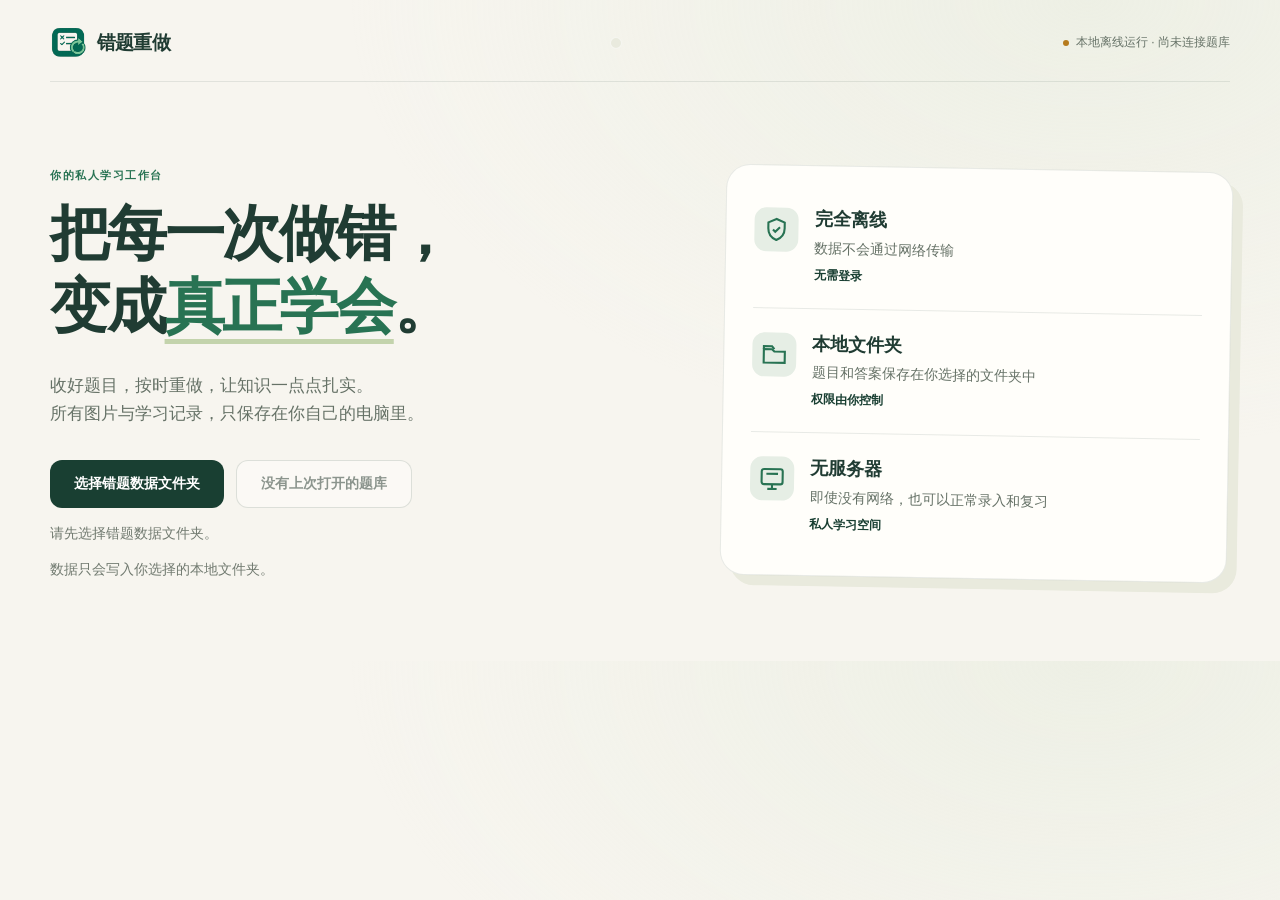
<file: index.html>
<!doctype html>
<html lang="zh-CN">
<head>
  <meta charset="UTF-8">
  <meta name="viewport" content="width=device-width, initial-scale=1">
  <link rel="icon" type="image/png" sizes="512x512" href="assets/logo-icon.png">
  <link rel="apple-touch-icon" sizes="512x512" href="assets/logo-icon.png">
  <meta name="theme-color" content="#193f32">
  <title>错题重做 · 本地错题复习系统</title>
<link rel="stylesheet" href="assets/base.css">
  <link rel="stylesheet" href="assets/workspace.css">
</head>
<body>
  <header class="topbar">
    <div class="topbar-inner">
      <a class="brand" href="#" data-route="home" aria-label="错题重做首页"><span class="brand-mark"><img src="assets/logo-icon.png" alt="" aria-hidden="true"></span><span>错题重做</span></a>
      <nav class="desktop-nav" aria-label="主导航"><button class="nav-link" data-route="home" hidden>首页</button><button class="nav-link" data-route="capture" hidden>录入错题</button><button class="nav-link" data-route="review" hidden>开始复习</button><button class="nav-link" data-route="data" hidden>数据管理</button></nav>
      <div class="connection disconnected" id="connection"><span class="dot" aria-hidden="true"></span><span class="label">本地离线运行 · 尚未连接题库</span></div>
      <button class="menu" id="menu" type="button" aria-label="打开菜单" aria-expanded="false"><svg width="22" height="22" viewBox="0 0 24 24" fill="none" stroke="currentColor" stroke-width="2" aria-hidden="true"><path d="M4 7h16M4 12h16M4 17h16"/></svg></button>
      <nav class="mobile-nav" id="mobileNav" aria-label="移动导航"><button class="nav-link" data-route="home" hidden>首页</button><button class="nav-link" data-route="capture" hidden>录入错题</button><button class="nav-link" data-route="review" hidden>开始复习</button><button class="nav-link" data-route="data" hidden>数据管理</button></nav>
    </div>
  </header>
  <main class="page">
    <section class="view" data-view="initialization">
      <div class="init-layout"><div><p class="eyebrow">你的私人学习工作台</p><h1 class="hero-title"><span>把每一次做错，</span><span>变成<span class="accent">真正学会</span>。</span></h1><p class="lead">收好题目，按时重做，让知识一点点扎实。<br>所有图片与学习记录，只保存在你自己的电脑里。</p><div class="button-row"><button class="btn primary large" id="chooseDirectory" type="button">选择错题数据文件夹</button><button class="btn secondary large" id="reconnectDirectory" type="button">重新连接已有题库</button></div><p class="note">数据只会写入你选择的本地文件夹。</p></div><div class="status-stack"><article class="status"><span class="status-icon"><svg viewBox="0 0 24 24" fill="none" stroke="currentColor" stroke-width="1.8" aria-hidden="true"><path d="M12 3 5 6v5c0 4.6 2.9 8.3 7 10 4.1-1.7 7-5.4 7-10V6l-7-3Z"/><path d="m9 12 2 2 4-4"/></svg></span><div><h3>完全离线</h3><p>数据不会通过网络传输</p><strong>无需登录</strong></div></article><article class="status"><span class="status-icon"><svg viewBox="0 0 24 24" fill="none" stroke="currentColor" stroke-width="1.8" aria-hidden="true"><path d="M3 7.5h7l2 2h9v9.5H3z"/><path d="M3 7.5V5h7l2 2.5"/></svg></span><div><h3>本地文件夹</h3><p>题目和答案保存在你选择的文件夹中</p><strong>权限由你控制</strong></div></article><article class="status"><span class="status-icon"><svg viewBox="0 0 24 24" fill="none" stroke="currentColor" stroke-width="1.8" aria-hidden="true"><rect x="3" y="4" width="18" height="13" rx="2"/><path d="M8 21h8M12 17v4M7 8h10"/></svg></span><div><h3>无服务器</h3><p>即使没有网络，也可以正常录入和复习</p><strong>私人学习空间</strong></div></article></div></div>
    </section>
    <section class="view" data-view="home"><p class="workspace-kicker"><span id="workspaceDate">今天</span><span>· 一点积累，一点进步</span></p><div class="section-head"><div><p class="eyebrow">今日学习</p><h1 class="section-title" id="homeHeadline">连接题库后查看复习</h1><p class="section-subtitle" id="homeSummary">请先连接题库。</p>
          <div class="home-library-actions" id="homeLibraryActions" hidden>
            <button class="btn secondary" id="switchLibrary" type="button">选择其他题库</button>
            <button class="btn" id="leaveLibrary" type="button">退出当前题库</button>
          </div></div><button class="btn primary" data-route="review" type="button">开始复习</button></div><div class="stat-grid"><article class="stat"><div class="stat-label">当前到期</div><div class="stat-value" id="homeDue">—</div><div class="stat-meta">道等待复习</div></article><article class="stat"><div class="stat-label">全部错题</div><div class="stat-value" id="homeTotal">—</div><div class="stat-meta">持续积累</div></article><article class="stat"><div class="stat-label">本地数据</div><div class="stat-value" id="homeBytes">—</div><div class="stat-meta">图片占用空间</div></article><article class="stat"><div class="stat-label">最近连接</div><div class="stat-value" id="homeConnected">未连接</div><div class="stat-meta" id="homeBackup">尚未备份</div></article></div><div class="home-grid"><article class="card review-card"><span class="study-art" aria-hidden="true"></span><div><p class="eyebrow">专注一刻</p><h2>把错题，<br>再做扎实</h2><p id="focusSummary">连接题库后开始复习。</p></div><button class="btn" data-route="review" type="button">进入复习</button></article><article class="card home-aside"><div><p class="eyebrow">每一道，都值得再试一次</p><h2>收好今天的新发现</h2><p class="note">把题目和解析一起留下，下次复习时再独立解答。</p><div class="button-row"><button class="btn secondary" data-route="capture" type="button">＋ 录入一道错题</button></div></div><div><div class="folder"><div><strong id="homeFolder">尚未连接题库</strong><span id="homeConnectionHint">请先连接题库</span></div><span class="badge">仅本地</span></div><div class="button-row" style="margin-top:22px"><button class="btn secondary" data-route="data" type="button">管理题库与备份</button></div></div></article></div></section>
    <section class="view" data-view="capture"><div class="section-head"><div><p class="eyebrow">把不会的，留给下一次进步</p><h1 class="section-title">收集错题</h1><p class="section-subtitle">点击对应区域后按 Ctrl + V 粘贴截图。题图和答图分别放入对应区域。</p></div><span class="badge">本地录入</span></div><div class="capture-grid"><article class="card capture-panel"><h2>题目图片 <span class="count" id="qCount">0 张</span></h2><div class="paste" id="qPaste" tabindex="0" role="button" aria-label="题目图片粘贴区" aria-pressed="false"><svg width="32" height="32" viewBox="0 0 24 24" fill="none" stroke="currentColor" stroke-width="1.7" aria-hidden="true"><rect x="4" y="4" width="16" height="16" rx="3"/><path d="M8 15l2.5-3 2 2 1.5-2 2 3M9 9h.01"/></svg><strong>点击此处，然后按 Ctrl + V</strong><span>支持 PNG、JPEG、WebP</span></div><div class="previews" id="qPreviews"></div></article><article class="card capture-panel"><h2>答案图片 <span class="count" id="aCount">0 张</span></h2><div class="paste" id="aPaste" tabindex="0" role="button" aria-label="答案图片粘贴区" aria-pressed="false"><svg width="32" height="32" viewBox="0 0 24 24" fill="none" stroke="currentColor" stroke-width="1.7" aria-hidden="true"><path d="M6 4h12v16H6zM9 8h6M9 12h6M9 16h3"/></svg><strong>点击此处，然后按 Ctrl + V</strong><span>答案解析将单独保存</span></div><div class="previews" id="aPreviews"></div></article></div><div class="capture-footer"><span>尚未录入图片</span><div class="button-row" style="margin-top:0"><button class="btn secondary" id="cancelCapture" type="button">取消</button><button class="btn primary" id="save" type="button" disabled>保存错题</button></div></div></section>
    <section class="view" data-view="review"><div class="review-wrap"><div class="review-top"><div><p class="eyebrow">专注当下这一题</p><span class="review-progress">本次已完成 <strong id="done">0</strong> 道</span></div><button class="btn ghost" data-route="home" type="button">结束复习</button></div><article class="card question-card"><div class="question-label"><strong>先独立想一想</strong><button type="button" class="btn secondary" id="editReviewQuestion">编辑本题</button></div><div class="question-image" role="button" tabindex="0" aria-label="题目图片" id="questionImage"></div><button class="btn brand-btn" id="showAnswer" type="button">查看答案</button><div class="answer" id="answer"><div class="answer-image" id="answerImage"></div><div class="answer-actions"><button class="btn primary" id="wrong" type="button">答错</button><button class="btn brand-btn" id="right" type="button">答对</button><button class="btn secondary" id="hide" type="button">不再显示</button></div></div></article><article class="review-empty-card" id="reviewEmptyCard" hidden aria-live="polite"><div class="review-empty-status" aria-hidden="true"><svg viewBox="0 0 24 24" fill="none" stroke="currentColor" stroke-width="1.8"><path d="M12 3 5 6v5c0 4.6 2.9 8.3 7 10 4.1-1.7 7-5.4 7-10V6l-7-3Z"/><path d="M8 12h8"/></svg></div><h2 id="reviewEmptyTitle" tabindex="-1"></h2><p id="reviewEmptyDescription"></p><p id="reviewEmptyCount" hidden></p><div class="button-row"><button class="btn primary" data-action="review-return-home" type="button">返回首页</button><button class="btn secondary" data-action="review-open-capture" type="button">录入新错题</button></div></article></div></section>
    <section class="view" data-view="data"><div class="section-head"><div><p class="eyebrow">安心保管你的学习积累</p><h1 class="section-title">数据管理</h1><p class="section-subtitle">题目图片和复习状态保存在当前电脑的本地数据文件夹中。</p></div><span class="badge">本地数据</span></div><div class="data-grid"><article class="card data-card data-overview"><h2>数据概览</h2><div class="stat-grid" style="margin-top:22px"><div><div class="stat-label">错题总数</div><div class="big" id="dataTotal">0</div></div><div><div class="stat-label">参与复习</div><div class="big" id="dataActive">0</div></div><div><div class="stat-label">不再显示</div><div class="big" id="dataHidden">0</div></div><div><div class="stat-label">图片数量</div><div class="big" id="dataImages">0</div></div></div></article><article class="card data-card folder-card"><h3>当前文件夹</h3><div class="folder"><div><strong id="dataFolder">尚未连接题库</strong><span>读写权限由浏览器授予</span></div><span class="badge">本地</span></div><div class="progress"><span></span></div><div class="data-actions"><button class="btn secondary" id="authorize" type="button">重新授权</button><button class="btn secondary" id="change" type="button">更换文件夹</button></div></article><article class="card data-card"><h3>数据状态</h3><div class="big" id="dataBytes">0 B</div><span class="stat-meta" id="dataUpdated">尚未备份</span><div class="data-actions"><button class="btn brand-btn" id="backup" type="button">备份到其他文件夹</button></div></article><article class="card data-card"><h3>覆盖恢复</h3><p class="stat-meta">从备份恢复会覆盖当前全部数据。</p><button class="btn danger" id="restore" type="button">从备份恢复</button></article></div></section>
    <section class="view" data-view="edit" id="reviewEditor" aria-labelledby="reviewEditorTitle">
      <div class="section-head"><h1 class="section-title" id="reviewEditorTitle" tabindex="-1">编辑本题</h1></div>
      <p id="reviewEditorStatus" role="status"></p>
    </section>
  </main>
  <div class="toast-region" id="toasts" aria-live="polite"></div><div class="backdrop" id="modalBackdrop"><div class="modal" role="dialog" aria-modal="true" aria-labelledby="modalTitle"><h2 id="modalTitle">操作确认</h2><p id="modalText"></p><label class="checkline" id="checkWrap" hidden><input type="checkbox" id="check">我理解当前数据将被覆盖。</label><div class="modal-actions"><button class="btn secondary" id="cancel" type="button">取消</button><button class="btn primary" id="confirm" type="button"></button></div></div></div><div class="backdrop viewer" id="viewerBackdrop"><div class="modal" role="dialog" aria-modal="true"><h2>图片查看</h2><div class="viewer-image" id="viewerImage">请选择要查看的题目图片</div><div class="modal-actions"><button class="btn secondary" id="prev" type="button">上一张</button><button class="btn ghost" id="closeViewer" type="button">关闭</button><button class="btn secondary" id="next" type="button">下一张</button></div></div></div>
  <script>
    'use strict';
    const DEV_MODE=false;
    /* Legacy UI demo script retained below for reference; the data layer implementation follows. */
    /*
    const AppState={view:'init',connectionStatus:'disconnected',question:[],answer:[],done:6,lastTrigger:null};
    // Legacy demo provider removed; DEV_MODE has no production data source.
    const $=id=>document.getElementById(id);
    const ToastManager={show(text,type='success'){const el=document.createElement('div');el.className='toast '+(type==='warning'?'warning':type==='error'?'error':'');el.textContent=text;$('toasts').append(el);window.setTimeout(()=>el.remove(),3200)}};
    function setConnectionStatus(status){AppState.connectionStatus=status;const connected=status==='connected';document.querySelectorAll('[data-route="home"],[data-route="capture"],[data-route="review"],[data-route="data"]').forEach(el=>{el.hidden=!connected;el.disabled=!connected});const connection=$('connection');connection.className='connection '+status;const labels={disconnected:'本地离线运行 · 尚未连接题库',connecting:'本地离线运行 · 正在连接题库',connected:'本地离线运行 · 数据已连接','permission-denied':'本地离线运行 · 没有文件夹权限',error:'本地离线运行 · 连接失败'};connection.querySelector('.label').textContent=labels[status]||labels.error;Router.sync()}
    const Router={sync(){document.querySelectorAll('.view').forEach(el=>el.classList.toggle('active',el.dataset.view===AppState.view));document.querySelectorAll('[data-route]').forEach(el=>{const active=el.dataset.route===AppState.view;el.classList.toggle('active',active);el.setAttribute('aria-current',active?'page':'false')})},go(view){if(AppState.connectionStatus!=='connected'&&view!=='init')return;AppState.view=view;this.sync();$('mobileNav').classList.remove('open');$('menu').setAttribute('aria-expanded','false');window.scrollTo({top:0,behavior:'smooth'})}};
    const DialogManager={open({title,text,check=false,onConfirm}){AppState.lastTrigger=document.activeElement;$('modalTitle').textContent=title;$('modalText').textContent=text;$('checkWrap').hidden=!check;$('check').checked=false;$('confirm').disabled=check;$('confirm').textContent='确认';$('modalBackdrop').classList.add('open');$('confirm').onclick=()=>{this.close();onConfirm?.()};window.setTimeout(()=>$('confirm').focus(),0)},close(){$('modalBackdrop').classList.remove('open');AppState.lastTrigger?.focus()}};
    const Viewer={open(text){$('viewerImage').textContent=text;$('viewerBackdrop').classList.add('open');$('closeViewer').focus()},close(){$('viewerBackdrop').classList.remove('open')}};
    function connectDemo(){if(AppState.connectionStatus==='connecting')return;setConnectionStatus('connecting');$('chooseDirectory').disabled=true;$('reconnectDirectory').disabled=true;window.setTimeout(()=>{setConnectionStatus('connected');$('chooseDirectory').disabled=false;$('reconnectDirectory').disabled=false;$('homeFolder').textContent='本地错题复习文件夹';$('dataFolder').textContent='本地错题复习文件夹';ToastManager.show('题库已连接（演示模式，未写入正式数据）');Router.go('home')},450)}
    function addImage(kind){const list=AppState[kind];if(list.length>=5)return ToastManager.show('最多支持 5 张图片','warning');list.push((kind==='question'?'题目图片 ':'答案图片 ')+(list.length+1));renderImages(kind);ToastManager.show('已添加模拟图片预览')}
    function renderImages(kind){const list=AppState[kind],wrap=$(kind==='question'?'qPreviews':'aPreviews');wrap.replaceChildren();list.forEach((name,i)=>{const row=document.createElement('div');row.className='preview';const thumb=document.createElement('div');thumb.className='thumb';thumb.textContent='图片';const info=document.createElement('div');info.className='preview-info';const strong=document.createElement('strong');strong.textContent=name;const meta=document.createElement('span');meta.textContent='模拟尺寸 1280 × 720 · 预览';info.append(strong,meta);const actions=document.createElement('div');actions.className='preview-actions';[['上移',i===0],['下移',i===list.length-1],['移除',false]].forEach(([label,disabled],action)=>{const b=document.createElement('button');b.type='button';b.textContent=action===0?'↑':action===1?'↓':'×';b.disabled=disabled;b.setAttribute('aria-label',label);b.onclick=()=>{if(action===2)list.splice(i,1);else{const n=action===0?i-1:i+1;[list[i],list[n]]=[list[n],list[i]]}renderImages(kind)};actions.append(b)});row.append(thumb,info,actions);wrap.append(row)});$(kind==='question'?'qCount':'aCount').textContent=list.length+' / 5';$('save').disabled=!AppState.question.length&&!AppState.answer.length}
    function bindPaste(id,kind){const zone=$(id);zone.addEventListener('click',()=>zone.classList.add('focused'));zone.addEventListener('keydown',e=>{if(e.key==='Enter'||e.key===' '){e.preventDefault();addImage(kind)}});zone.addEventListener('paste',e=>{e.preventDefault();addImage(kind)})}
    function complete(message){AppState.done++;$('done').textContent=AppState.done;ToastManager.show(message);$('answer').classList.remove('open');$('showAnswer').disabled=false}
    document.addEventListener('click',e=>{const route=e.target.closest('[data-route]')?.dataset.route;if(route){e.preventDefault();Router.go(route)}});$('menu').addEventListener('click',()=>{const open=!$('mobileNav').classList.contains('open');$('mobileNav').classList.toggle('open',open);$('menu').setAttribute('aria-expanded',String(open))});
    bindPaste('qPaste','question');bindPaste('aPaste','answer');['chooseDirectory','reconnectDirectory','authorize','change'].forEach(id=>$(id).addEventListener('click',connectDemo));
    $('save').addEventListener('click',()=>{if($('save').disabled)return;$('save').disabled=true;$('save').textContent='正在保存…';window.setTimeout(()=>{ToastManager.show('已保存（演示模式，未写入正式题库）');$('save').textContent='保存错题';Router.go('home')},700)});$('showAnswer').addEventListener('click',()=>{$('answer').classList.add('open');$('showAnswer').disabled=true});$('right').addEventListener('click',()=>complete('答对了，继续保持'));$('wrong').addEventListener('click',()=>{ToastManager.show('已标记为答错（演示模式）','warning');complete('已记录答错结果')});$('hide').addEventListener('click',()=>complete('这道题将不再显示'));
    $('questionImage').addEventListener('click',()=>Viewer.open('题目图片 1'));$('restore').addEventListener('click',()=>DialogManager.open({title:'覆盖当前数据',text:'当前仅展示确认流程，不会真的覆盖任何数据。',check:true,onConfirm:()=>ToastManager.show('已确认恢复（演示模式）','warning')}));$('backup').addEventListener('click',()=>DialogManager.open({title:'备份到其他文件夹',text:'当前仅展示界面流程，不会复制任何真实数据。',onConfirm:()=>ToastManager.show('备份流程已完成（演示模式）')}));
    $('check').addEventListener('change',e=>$('confirm').disabled=!e.target.checked);$('cancel').addEventListener('click',()=>DialogManager.close());$('modalBackdrop').addEventListener('click',e=>{if(e.target.id==='modalBackdrop')DialogManager.close()});$('closeViewer').addEventListener('click',()=>Viewer.close());$('prev').addEventListener('click',()=>ToastManager.show('已经是第一张图片','warning'));$('next').addEventListener('click',()=>ToastManager.show('已经是最后一张图片','warning'));window.addEventListener('keydown',e=>{if(e.key==='Escape'){DialogManager.close();Viewer.close()}});
    const EnvironmentChecker={run:async()=>({protocol:location.protocol,secure:window.isSecureContext,canUseDirectory:typeof window.showDirectoryPicker==='function',canUseIndexedDB:'indexedDB' in window})}; const DirectoryHandleStore={load:async()=>null,save:async()=>undefined,clear:async()=>undefined}; const FileSystemTester={writeJson:async()=>({demo:true}),readJson:async()=>({demo:true}),imageTest:async()=>({demo:true})};
    */

    /* Disabled legacy data-layer block: replaced by the validated implementation below.
    const AppState={view:'init',connectionStatus:'disconnected',question:[],answer:[],done:0,lastTrigger:null,repository:null,selectedQuestion:null,activePasteTarget:null,processingQueue:[],isProcessing:false,isSaving:false,hasUnsavedChanges:false,lastError:null,objectUrls:new Set(),currentViewer:null};
    const SUPPORTED_DATA_VERSION=1;
    const $=id=>document.getElementById(id);
    const ToastManager={show(text,type='success'){const el=document.createElement('div');el.className='toast '+(type==='warning'?'warning':type==='error'?'error':'');el.textContent=text;$('toasts').append(el);window.setTimeout(()=>el.remove(),3200)}};
    const ErrorManager={show(error,context='操作失败'){ToastManager.show(`${context}：${error?.name||'Error'}：${error?.message||String(error)}`,'error')}};
    const now=()=>Date.now();
    const makeError=(name,message)=>Object.assign(new Error(message),{name});
    const SchemaValidator={
      app(v){const e=[];if(!v||typeof v!=='object')return ['app.json 必须是对象'];if(v.appId!=='local-mistake-review')e.push('appId 不匹配');if(!Number.isInteger(v.dataVersion)||v.dataVersion<1)e.push('dataVersion 必须是正整数');if(v.dataVersion>SUPPORTED_DATA_VERSION)e.push('数据版本过高，无法安全打开');for(const k of ['createdAt','updatedAt'])if(!Number.isFinite(v[k]))e.push(`${k} 必须是 Unix 毫秒时间戳`);return e},
      image(v){const e=[];if(!v||typeof v!=='object')return ['图片元数据必须是对象'];for(const k of ['fileName','mimeType'])if(typeof v[k]!=='string'||!v[k])e.push(`${k} 无效`);for(const k of ['width','height','byteSize','order'])if(!Number.isInteger(v[k])||v[k]<0)e.push(`${k} 必须是非负整数`);return e},
      question(v){const e=[];if(!v||typeof v!=='object')return ['题目必须是对象'];if(typeof v.id!=='string'||!v.id)e.push('id 无效');for(const k of ['questionImages','answerImages']){if(!Array.isArray(v[k]))e.push(`${k} 必须是数组`);else if(v[k].length>5)e.push(`${k} 最多 5 张图片`);else v[k].forEach((x,i)=>this.image(x).forEach(m=>e.push(`${k}[${i}] ${m}`)))}if(!Number.isInteger(v.correctStreak)||v.correctStreak<0)e.push('correctStreak 无效');if(![null,'correct','wrong'].includes(v.lastResult))e.push('lastResult 无效');if(typeof v.hidden!=='boolean')e.push('hidden 无效');if(!Number.isFinite(v.nextReviewAt))e.push('nextReviewAt 无效');return e},
      questions(v){const e=[];if(!v||typeof v!=='object')return ['questions 文件必须是对象'];if(v.schemaVersion!==1)e.push('schemaVersion 不受支持');if(!Number.isInteger(v.revision)||v.revision<1)e.push('revision 必须是正整数');if(!Number.isFinite(v.savedAt))e.push('savedAt 无效');if(!Array.isArray(v.questions))e.push('questions 必须是数组');else{const ids=new Set();v.questions.forEach((q,i)=>{this.question(q).forEach(m=>e.push(`questions[${i}] ${m}`));if(ids.has(q.id))e.push(`题目 id 重复：${q.id}`);ids.add(q.id)})}return e}
    };
    const FolderManager={db:'mistake-review-folders',store:'handles',key:'current',handle:null,async open(){if(!window.showDirectoryPicker)throw makeError('NotSupportedError','当前浏览器不支持本地文件夹访问');this.handle=await window.showDirectoryPicker({mode:'readwrite'});await this.save(this.handle);return this.handle},async save(h){this.handle=h;return new Promise((resolve,reject)=>{const r=indexedDB.open(this.db,1);r.onupgradeneeded=()=>r.result.createObjectStore(this.store);r.onerror=()=>reject(r.error);r.onsuccess=()=>{const t=r.result.transaction(this.store,'readwrite');t.objectStore(this.store).put(h,this.key);t.oncomplete=resolve;t.onerror=()=>reject(t.error)}})},async load(){if(!window.indexedDB)return null;return new Promise(resolve=>{const r=indexedDB.open(this.db,1);r.onupgradeneeded=()=>r.result.createObjectStore(this.store);r.onerror=()=>resolve(null);r.onsuccess=()=>{const g=r.result.transaction(this.store).objectStore(this.store).get(this.key);g.onsuccess=()=>{this.handle=g.result||null;resolve(this.handle)};g.onerror=()=>resolve(null)}})},async clear(){this.handle=null;return new Promise(resolve=>{const r=indexedDB.open(this.db,1);r.onerror=resolve;r.onsuccess=()=>{const t=r.result.transaction(this.store,'readwrite');t.objectStore(this.store).delete(this.key);t.oncomplete=resolve}})},async permission(h=this.handle,request=false){if(!h)return 'denied';let p=await h.queryPermission({mode:'readwrite'});if(p!=='granted'&&request)p=await h.requestPermission({mode:'readwrite'});return p},async requireWrite(){if(await this.permission(this.handle,true)!=='granted')throw makeError('NotAllowedError','没有读写文件夹权限');return this.handle}};
    const FileSystemTester={async readJson(h,n){const f=await(await h.getFileHandle(n)).getFile();try{return JSON.parse(await f.text())}catch(e){throw makeError('SyntaxError',`${n} JSON 解析失败：${e.message}`)}},async writeJson(h,n,v){const w=await(await h.getFileHandle(n,{create:true})).createWritable();try{await w.write(JSON.stringify(v,null,2));await w.close()}catch(e){try{await w.abort()}catch{}throw e}}};
    const DataRepository=class{constructor(h){this.handle=h;this.app=null;this.current=null;this.files={a:{name:'questions-a.json'},b:{name:'questions-b.json'}};this.recovered=false;this.conflict=false}async inspect(){const names=[];for await(const x of this.handle.values())names.push(x.name);return{empty:names.length===0,unknown:names.filter(n=>!['app.json','questions-a.json','questions-b.json','images','recovery'].includes(n))}}async initialize(){const t=now();this.app={appId:'local-mistake-review',dataVersion:1,createdAt:t,updatedAt:t,lastBackupAt:null,lastIntegrityCheckAt:null};this.current={schemaVersion:1,revision:1,savedAt:t,questions:[]};this.files.a={name:'questions-a.json',data:structuredClone(this.current),valid:true,errors:[]};this.files.b={name:'questions-b.json',data:structuredClone(this.current),valid:true,errors:[]};await FileSystemTester.writeJson(this.handle,'app.json',this.app);await FileSystemTester.writeJson(this.handle,'questions-a.json',this.current);await FileSystemTester.writeJson(this.handle,'questions-b.json',this.current);return this}async load(){this.app=await FileSystemTester.readJson(this.handle,'app.json');const ae=SchemaValidator.app(this.app);if(ae.length)throw makeError('InvalidAppError',ae.join('；'));for(const k of ['a','b'])try{const d=await FileSystemTester.readJson(this.handle,this.files[k].name);const errors=SchemaValidator.questions(d);this.files[k]={...this.files[k],data:d,valid:!errors.length,errors}}catch(e){this.files[k]={...this.files[k],valid:false,errors:[e.message]}}const valid=[this.files.a,this.files.b].filter(x=>x.valid);if(!valid.length)throw makeError('CorruptedDataError','questions-a.json 和 questions-b.json 均损坏，未创建空题库');valid.sort((x,y)=>y.data.revision-x.data.revision||y.data.savedAt-x.data.savedAt);this.current=valid[0].data;this.recovered=valid.length===1;this.conflict=this.files.a.valid&&this.files.b.valid&&this.files.a.data.revision===this.files.b.data.revision&&JSON.stringify(this.files.a.data)!==JSON.stringify(this.files.b.data);return this}async refresh(){return this.load()}};
    const QuestionRepository=class{constructor(r){this.r=r}all(){return this.r.current?.questions||[]}getAllQuestions(){return this.all().slice()}getQuestionById(id){return this.all().find(q=>q.id===id)||null}addQuestionMetadata(q){const e=SchemaValidator.question(q);if(e.length)throw makeError('ValidationError',e.join('；'));if(this.getQuestionById(q.id))throw makeError('DuplicateIdError','题目 id 已存在');this.all().push(structuredClone(q))}updateQuestionMetadata(id,p){const q=this.getQuestionById(id);if(!q)throw makeError('NotFoundError','题目不存在');Object.assign(q,p);const e=SchemaValidator.question(q);if(e.length)throw makeError('ValidationError',e.join('；'))}getTotalCount(){return this.all().length}getActiveCount(){return this.all().filter(q=>!q.hidden).length}getHiddenCount(){return this.all().filter(q=>q.hidden).length}getDueCount(t=now()){return this.all().filter(q=>!q.hidden&&q.nextReviewAt<=t).length}getRegisteredImageCount(){return this.all().reduce((n,q)=>n+q.questionImages.length+q.answerImages.length,0)}getRegisteredByteSize(){return this.all().flatMap(q=>[...q.questionImages,...q.answerImages]).reduce((n,x)=>n+x.byteSize,0)}};
    const SafeWriter={async save(r){const valid=[r.files.a,r.files.b].filter(x=>x.valid);if(!valid.length)throw makeError('NoValidDataError','没有有效版本可写入');valid.sort((x,y)=>y.data.revision-x.data.revision);const base=valid[0].data,target=valid[0].name==='questions-a.json'?'questions-b.json':'questions-a.json',next=structuredClone(base);next.revision++;next.savedAt=now();await FileSystemTester.writeJson(r.handle,target,next);const check=await FileSystemTester.readJson(r.handle,target),errors=SchemaValidator.questions(check);if(errors.length)throw makeError('VerificationError',errors.join('；'));const slot=target==='questions-a.json'?'a':'b';r.files[slot]={name:target,data:check,valid:true,errors:[]};r.current=check;r.app={...r.app,updatedAt:now(),lastIntegrityCheckAt:now()};await FileSystemTester.writeJson(r.handle,'app.json',r.app);return check}};
    function setConnectionStatus(status){AppState.connectionStatus=status;const connected=status==='connected';document.querySelectorAll('[data-route="home"],[data-route="capture"],[data-route="review"],[data-route="data"]').forEach(x=>{x.hidden=!connected;x.disabled=!connected});const labels={disconnected:'本地离线运行 · 尚未连接题库',connecting:'本地离线运行 · 正在连接题库',connected:'本地离线运行 · 数据已连接','permission-denied':'本地离线运行 · 没有文件夹权限',error:'本地离线运行 · 连接失败'};$('connection').className='connection '+status;$('connection').querySelector('.label').textContent=labels[status]||labels.error;Router.sync()}
    const Router={sync(){document.querySelectorAll('.view').forEach(x=>x.classList.toggle('active',x.dataset.view===AppState.view));document.querySelectorAll('[data-route]').forEach(x=>x.classList.toggle('active',x.dataset.route===AppState.view))},go(v){if(AppState.connectionStatus!=='connected'&&v!=='init')return;AppState.view=v;this.sync()}};
    const DialogManager={open({title,text,check=false,onConfirm}){$('modalTitle').textContent=title;$('modalText').textContent=text;$('checkWrap').hidden=!check;$('check').checked=false;$('confirm').disabled=check;$('confirm').onclick=()=>{this.close();onConfirm?.()};$('modalBackdrop').classList.add('open')},close(){$('modalBackdrop').classList.remove('open')}};
    async function connect(){if(AppState.connectionStatus==='connecting')return;setConnectionStatus('connecting');try{const h=await FolderManager.open();const info=await new DataRepository(h).inspect();if(info.unknown.length)throw makeError('InvalidFolderError','文件夹包含未知文件，未覆盖任何内容');const repo=new DataRepository(h);if(info.empty){DialogManager.open({title:'初始化新题库',text:'当前文件夹为空，确认后创建本地题库结构。',onConfirm:async()=>{try{await repo.initialize();await finishConnect(repo)}catch(e){setConnectionStatus('error');ErrorManager.show(e,'初始化失败')}}})}else{await repo.load();await finishConnect(repo)}}catch(e){if(e.name==='AbortError'){setConnectionStatus('disconnected');return}setConnectionStatus(e.name==='NotAllowedError'?'permission-denied':'error');ErrorManager.show(e,'连接失败')}}
    async function finishConnect(repo){AppState.repository=repo;AppState.question=new QuestionRepository(repo).getAllQuestions();AppState.qr=new QuestionRepository(repo);setConnectionStatus('connected');$('homeFolder').textContent=repo.handle.name||'本地错题复习文件夹';$('dataFolder').textContent=repo.handle.name||'本地错题复习文件夹';renderStats();Router.go('home');if(repo.recovered)ToastManager.show('已使用备用数据恢复','warning');if(repo.conflict)ToastManager.show('检测到数据冲突，已选择较新的有效版本','warning')}
    async function reconnect(){try{const h=await FolderManager.load();if(!h)throw makeError('HandleMissingError','没有找到已保存的文件夹句柄');if(await FolderManager.permission(h,false)!=='granted'&&await FolderManager.permission(h,true)!=='granted')throw makeError('NotAllowedError','文件夹权限已失效，请重新授权');const repo=await new DataRepository(h).load();await finishConnect(repo)}catch(e){setConnectionStatus(e.name==='NotAllowedError'?'permission-denied':'error');ErrorManager.show(e,'重新连接失败')}}
    function renderStats(){const q=AppState.qr;if(!q)return;const values=[q.getDueCount(),q.getTotalCount(),q.getRegisteredByteSize()>=1073741824?(q.getRegisteredByteSize()/1073741824).toFixed(1)+' GB':Math.round(q.getRegisteredByteSize()/1048576)+' MB'];document.querySelectorAll('.stat-value').forEach((el,i)=>{if(values[i]!==undefined)el.textContent=values[i]});const cards=document.querySelectorAll('.data-overview .big');[q.getTotalCount(),q.getActiveCount(),q.getHiddenCount(),q.getRegisteredImageCount()].forEach((v,i)=>{if(cards[i])cards[i].textContent=v});const dev=$('devPanel');if(dev){dev.querySelector('[data-dev="file"]').textContent=q.r.files.a.valid?'questions-a.json':q.r.files.b.valid?'questions-b.json':'无';dev.querySelector('[data-dev="revision"]').textContent=q.r.current?.revision||'-';dev.querySelector('[data-dev="count"]').textContent=q.getTotalCount()}}
    function sampleQuestion(){return{id:`q_${now()}`,questionImages:[],answerImages:[],createdAt:now(),lastReviewedAt:null,nextReviewAt:now(),correctStreak:0,lastResult:null,hidden:false}}
    function buildDevPanel(){if(!DEV_MODE||$('devPanel'))return;const panel=document.createElement('article');panel.id='devPanel';panel.className='card data-card';panel.innerHTML='<h3>开发测试面板</h3><p class="stat-meta">仅 DEV_MODE 可见；破坏文件操作需要二次确认。</p><p>有效文件：<strong data-dev="file">-</strong> · revision：<strong data-dev="revision">-</strong> · 内存题目：<strong data-dev="count">-</strong></p><div class="data-actions"><button class="btn secondary" data-dev-action="add">添加无图模拟题</button><button class="btn secondary" data-dev-action="save">安全写入</button><button class="btn secondary" data-dev-action="reload">重新加载</button><button class="btn danger" data-dev-action="corrupt-a">模拟损坏 A</button><button class="btn danger" data-dev-action="corrupt-b">模拟损坏 B</button></div>';document.querySelector('.data-grid').append(panel);panel.addEventListener('click',async e=>{const action=e.target.closest('[data-dev-action]')?.dataset.devAction;if(!action||!AppState.qr)return;try{if(action==='add'){AppState.qr.addQuestionMetadata(sampleQuestion());renderStats();ToastManager.show('已添加无图片模拟题')}if(action==='save'){await FolderManager.requireWrite();await SafeWriter.save(AppState.repository);await AppState.repository.refresh();renderStats();ToastManager.show('安全写入并校验成功')}if(action==='reload'){await AppState.repository.refresh();AppState.qr=new QuestionRepository(AppState.repository);renderStats();ToastManager.show('题库已重新加载')}if(action.startsWith('corrupt-')){const name=action.endsWith('a')?'questions-a.json':'questions-b.json';DialogManager.open({title:'确认开发测试破坏文件',text:`仅用于 DEV_MODE：将把 ${name} 写成非法 JSON。另一份有效文件仍会保留。`,check:true,onConfirm:async()=>{try{await FileSystemTester.writeJson(AppState.repository.handle,name,{broken:true});ToastManager.show(`${name} 已模拟损坏`,'warning')}catch(err){ErrorManager.show(err,'模拟损坏失败')}}})}}catch(err){ErrorManager.show(err,'开发操作失败')}})}
    const ImageProcessor={MAX_EDGE:2200,MAX_PIXELS:4000000,async process(file){if(!/^image\/(png|jpeg|webp)$/.test(file.type))throw makeError('UnsupportedImageError',`${file.name||'剪贴板内容'}：仅支持 PNG、JPEG、WebP`);let bitmap;try{bitmap=await createImageBitmap(file)}catch{throw makeError('DecodeError',`${file.name||'图片'} 无法解码`)}const scale=Math.min(1,this.MAX_EDGE/Math.max(bitmap.width,bitmap.height),Math.sqrt(this.MAX_PIXELS/(bitmap.width*bitmap.height)));const width=Math.max(1,Math.floor(bitmap.width*scale)),height=Math.max(1,Math.floor(bitmap.height*scale));const canvas=document.createElement('canvas');canvas.width=width;canvas.height=height;const ctx=canvas.getContext('2d',{alpha:true});if(!ctx){bitmap.close?.();throw makeError('CanvasError','无法创建图片处理画布')}ctx.drawImage(bitmap,0,0,width,height);bitmap.close?.();let mime='image/webp',blob;try{blob=await new Promise((resolve,reject)=>canvas.toBlob(x=>x?resolve(x):reject(),mime,.9))}catch{mime=file.type==='image/png'?'image/png':'image/jpeg';blob=await new Promise((resolve,reject)=>canvas.toBlob(x=>x?resolve(x):reject(),mime,.9))}canvas.width=canvas.height=1;const previewUrl=URL.createObjectURL(blob);AppState.objectUrls.add(previewUrl);return{localId:crypto.randomUUID?.()||`img_${now()}`,sourceName:file.name||'剪贴板图片',blob,previewUrl,width,height,byteSize:blob.size,mimeType:mime,extension:mime==='image/webp'?'webp':mime==='image/png'?'png':'jpg',order:0,status:'completed'}}};
    async function processQueue(){if(AppState.isProcessing)return;AppState.isProcessing=true;renderCapture();while(AppState.processingQueue.length){const {file,kind}=AppState.processingQueue.shift();try{const image=await ImageProcessor.process(file);image.order=AppState[kind].length+1;AppState[kind].push(image);AppState.hasUnsavedChanges=true}catch(e){AppState.lastError=e;ToastManager.show(e.message,'error')}renderCapture();await new Promise(requestIdleCallback||((resolve)=>setTimeout(resolve,0)))}AppState.isProcessing=false;renderCapture()}
    const QueueManager={enqueue(files,kind){const list=AppState[kind],remaining=5-list.length,items=[...files].slice(0,remaining);if(files.length>remaining)ToastManager.show(`已忽略 ${files.length-remaining} 张图片（每组最多 5 张）`,'warning');items.forEach(file=>AppState.processingQueue.push({file,kind}));processQueue()}};
    function formatBytes(n){return n<1048576?`${Math.max(1,Math.round(n/1024))} KB`:`${(n/1048576).toFixed(1)} MB`}
    function moveImage(kind,i,delta){const list=AppState[kind],j=i+delta;if(j<0||j>=list.length)return;[list[i],list[j]]=[list[j],list[i]];AppState.hasUnsavedChanges=true;renderCapture()}
    function removeImage(kind,i){const img=AppState[kind].splice(i,1)[0];if(img?.previewUrl){URL.revokeObjectURL(img.previewUrl);AppState.objectUrls.delete(img.previewUrl)}AppState[kind].forEach((x,n)=>x.order=n+1);AppState.hasUnsavedChanges=true;renderCapture()}
    function renderCapture(){['question','answer'].forEach(kind=>{const list=AppState[kind],prefix=kind==='question'?'q':'a';$(prefix+'Count').textContent=`${list.length} / 5`;const wrap=$(prefix+'Previews');wrap.replaceChildren();list.forEach((img,i)=>{const row=document.createElement('div');row.className='preview';const thumb=document.createElement('img');thumb.className='thumb';thumb.src=img.previewUrl;thumb.alt=img.sourceName;const info=document.createElement('div');info.className='preview-info';const title=document.createElement('strong');title.textContent=img.sourceName;const meta=document.createElement('span');meta.textContent=`${img.width} × ${img.height} · ${formatBytes(img.byteSize)} · ${img.extension.toUpperCase()}`;info.append(title,meta);const actions=document.createElement('div');actions.className='preview-actions';[['↑',i===0,()=>moveImage(kind,i,-1)],['↓',i===list.length-1,()=>moveImage(kind,i,1)],['×',false,()=>removeImage(kind,i)]].forEach(([label,disabled,fn])=>{const b=document.createElement('button');b.type='button';b.textContent=label;b.disabled=disabled;b.setAttribute('aria-label',label==='×'?'移除图片':label==='↑'?'上移图片':'下移图片');b.onclick=fn;actions.append(b)});row.append(thumb,info,actions);wrap.append(row)});list.forEach((x,n)=>x.order=n+1)});const total=AppState.question.concat(AppState.answer).reduce((n,x)=>n+x.byteSize,0),footer=document.querySelector('.capture-footer span');if(footer)footer.textContent=`题目 ${AppState.question.length} 张 · 答案 ${AppState.answer.length} 张 · 预计占用 ${formatBytes(total)}`;$('save').disabled=AppState.isProcessing||!AppState.question.length||!AppState.answer.length||AppState.isSaving;$('save').textContent=AppState.isSaving?'正在保存…':AppState.isProcessing?'正在处理图片…':'保存错题'}
    function bindPaste(id,kind){const zone=$(id);zone.addEventListener('click',()=>{AppState.activePasteTarget=kind;zone.classList.add('focused');zone.querySelector('span').textContent='当前已激活，可按 Ctrl + V 粘贴图片'});zone.addEventListener('keydown',e=>{if(e.key==='Enter'||e.key===' '){e.preventDefault();zone.click()}});zone.addEventListener('paste',e=>{e.preventDefault();if(AppState.activePasteTarget!==kind)return ToastManager.show('请先点击题目区或答案区','warning');const files=[...e.clipboardData.items].filter(x=>x.kind==='file').map(x=>x.getAsFile()).filter(Boolean);if(!files.length)return ToastManager.show('剪贴板中没有图片','warning');QueueManager.enqueue(files,kind)})}
    function setupImageInputs(){['question','answer'].forEach(kind=>{const zone=$(kind==='question'?'qPaste':'aPaste'),input=document.createElement('input');input.type='file';input.accept='image/png,image/jpeg,image/webp';input.multiple=true;input.hidden=true;input.addEventListener('change',()=>{QueueManager.enqueue(input.files,kind);input.value=''});const button=document.createElement('button');button.type='button';button.className='btn secondary';button.textContent='选择图片';button.onclick=e=>{e.stopPropagation();AppState.activePasteTarget=kind;input.click()};zone.after(input);zone.parentElement.append(button)})}
    function createQuestionId(){const d=new Date(),stamp=[d.getFullYear(),String(d.getMonth()+1).padStart(2,'0'),String(d.getDate()).padStart(2,'0'),String(d.getHours()).padStart(2,'0'),String(d.getMinutes()).padStart(2,'0'),String(d.getSeconds()).padStart(2,'0')].join('');return `q_${stamp}_${(crypto.randomUUID?.()||Math.random().toString(16)).replaceAll('-','').slice(0,8)}`}
    async function writeImageFile(dir,name,blob){const w=await (await dir.getFileHandle(name,{create:true})).createWritable();try{await w.write(blob);await w.close()}catch(e){try{await w.abort()}catch{}throw e}}
    async function saveCapture(){if(AppState.isSaving)return;if(AppState.isProcessing)return ToastManager.show('图片仍在处理中，请稍候','warning');if(!AppState.question.length||!AppState.answer.length)return ToastManager.show('题目图片和答案图片各至少需要 1 张','warning');AppState.isSaving=true;renderCapture();const written=[];let id,metaAdded=false;try{const handle=await FolderManager.requireWrite(),images=await handle.getDirectoryHandle('images',{create:true});id=createQuestionId();const groups=[['question',AppState.question],['answer',AppState.answer]];for(const [kind,list] of groups)for(let i=0;i<list.length;i++){const img=list[i],name=`${id}_${kind}_${String(i+1).padStart(2,'0')}.${img.extension}`;await writeImageFile(images,name,img.blob);written.push(name);img.fileName=name}const meta=img=>({fileName:img.fileName,width:img.width,height:img.height,byteSize:img.byteSize,mimeType:img.mimeType,order:img.order});AppState.qr.addQuestionMetadata({id,questionImages:AppState.question.map(meta),answerImages:AppState.answer.map(meta),createdAt:now(),lastReviewedAt:null,nextReviewAt:now(),correctStreak:0,lastResult:null,hidden:false});metaAdded=true;await SafeWriter.save(AppState.repository);await AppState.repository.refresh();AppState.qr=new QuestionRepository(AppState.repository);for(const url of AppState.objectUrls)URL.revokeObjectURL(url);AppState.objectUrls.clear();AppState.question=[];AppState.answer=[];AppState.hasUnsavedChanges=false;renderCapture();renderStats();Router.go('home');ToastManager.show('错题及全部图片已保存并完成校验')}catch(e){if(metaAdded&&AppState.qr?.r?.current)AppState.qr.r.current.questions=AppState.qr.r.current.questions.filter(q=>q.id!==id);for(const name of written)try{await (await AppState.repository.handle.getDirectoryHandle('images')).removeEntry(name)}catch{}ToastManager.show(`保存失败：${e.stage||e.name||'写入错误'}。当前预览已保留，可重试`,'error')}finally{AppState.isSaving=false;renderCapture()}}
    document.addEventListener('click',e=>{const route=e.target.closest('[data-route]')?.dataset.route;if(route){e.preventDefault();Router.go(route)}});$('menu').addEventListener('click',()=>{$('mobileNav').classList.toggle('open')});$('chooseDirectory').addEventListener('click',connect);$('reconnectDirectory').addEventListener('click',reconnect);$('authorize').addEventListener('click',reconnect);$('change').addEventListener('click',connect);bindPaste('qPaste','question');bindPaste('aPaste','answer');$('save').addEventListener('click',async()=>{try{await SafeWriter.save(AppState.repository);ToastManager.show('已安全写入并完成校验');Router.go('home')}catch(e){ErrorManager.show(e,'保存失败')}});$('showAnswer').addEventListener('click',()=>{$('answer').classList.add('open');$('showAnswer').disabled=true});$('questionImage').addEventListener('click',()=>ToastManager.show('当前题目没有可查看的本地图片','warning'));$('cancel').addEventListener('click',()=>DialogManager.close());$('check').addEventListener('change',e=>$('confirm').disabled=!e.target.checked);$('restore').addEventListener('click',()=>ToastManager.show('正式备份恢复尚未实现','warning'));$('backup').addEventListener('click',()=>ToastManager.show('正式备份尚未实现','warning'));buildDevPanel();Router.go('init');setConnectionStatus('disconnected');
    setupImageInputs();renderCapture();document.addEventListener('click',e=>{if(e.target.closest('#save')){e.preventDefault();e.stopImmediatePropagation();saveCapture()}},true);window.addEventListener('beforeunload',e=>{if(AppState.hasUnsavedChanges||AppState.isSaving||AppState.isProcessing){e.preventDefault();e.returnValue='当前录入内容尚未保存，离开后将丢失。'}});
    */
    'use strict';
    /* Previous replacement draft retained for reference.
    const $=id=>document.getElementById(id),now=()=>Date.now();
    const AppState={view:'init',connectionStatus:'disconnected',question:[],answer:[],repository:null,qr:null,activePasteTarget:null,processingQueue:[],isProcessing:false,isSaving:false,hasUnsavedChanges:false,objectUrls:new Set()};
    const ToastManager={show(text,type='success'){const el=document.createElement('div');el.className=`toast ${type}`;el.textContent=text;$('toasts').append(el);setTimeout(()=>el.remove(),3500)}};
    const FolderManager={handle:null,async open(){if(!window.showDirectoryPicker)throw Error('Directory picker unsupported');this.handle=await window.showDirectoryPicker({mode:'readwrite'});return this.handle},async permission(h=this.handle){return h&&(await h.queryPermission({mode:'readwrite'}))},async requireWrite(){if(await this.permission()!=='granted'&&await this.handle.requestPermission({mode:'readwrite'})!=='granted')throw Error('Write permission denied');return this.handle}};
    const FileSystem={async writeJson(dir,name,data){const w=await (await dir.getFileHandle(name,{create:true})).createWritable();try{await w.write(JSON.stringify(data,null,2));await w.close()}catch(e){try{await w.abort()}catch{}throw e}},async readJson(dir,name){return JSON.parse(await (await dir.getFileHandle(name)).getFile().then(f=>f.text()))}};
    class Repository{constructor(handle){this.handle=handle;this.current={schemaVersion:1,revision:0,savedAt:0,questions:[]}}async load(){try{this.current=await FileSystem.readJson(this.handle,'questions-a.json')}catch{this.current={schemaVersion:1,revision:0,savedAt:0,questions:[]}}return this}async save(){const next=structuredClone(this.current);next.revision++;next.savedAt=now();await FileSystem.writeJson(this.handle,'questions-a.json',next);const check=await FileSystem.readJson(this.handle,'questions-a.json');if(!Array.isArray(check.questions))throw Error('questions 元数据校验失败');this.current=check}}
    class Questions{constructor(repo){this.r=repo}add(q){if(!q.questionImages.length||!q.answerImages.length)throw Error('题目和答案图片均不能为空');this.r.current.questions.push(structuredClone(q))}count(){return this.r.current.questions.length}images(){return this.r.current.questions.reduce((n,q)=>n+q.questionImages.length+q.answerImages.length,0)}bytes(){return this.r.current.questions.flatMap(q=>[...q.questionImages,...q.answerImages]).reduce((n,x)=>n+x.byteSize,0)}}
    function setConnectionStatus(status){AppState.connectionStatus=status;const connected=status==='connected';document.querySelectorAll('[data-route]').forEach(x=>{if(['home','capture','review','data'].includes(x.dataset.route)){x.hidden=!connected;x.disabled=!connected}});$('connection').className=`connection ${status}`;Router.sync()}
    const Router={sync(){document.querySelectorAll('.view').forEach(x=>x.classList.toggle('active',x.dataset.view===AppState.view))},go(v){if(AppState.connectionStatus!=='connected'&&v!=='init')return;AppState.view=v;this.sync()}};
    async function connect(){try{setConnectionStatus('connecting');const h=await FolderManager.open();const repo=await new Repository(h).load();AppState.repository=repo;AppState.qr=new Questions(repo);setConnectionStatus('connected');Router.go('home');ToastManager.show('本地题库已连接')}catch(e){setConnectionStatus('error');ToastManager.show(`连接失败：${e.message}`,'error')}}
    const ImageProcessor={async process(file){if(!/^image\/(png|jpeg|webp)$/.test(file.type))throw Error('仅支持 PNG、JPEG、WebP');const b=await createImageBitmap(file),scale=Math.min(1,2200/Math.max(b.width,b.height),Math.sqrt(4000000/(b.width*b.height))),width=Math.max(1,Math.floor(b.width*scale)),height=Math.max(1,Math.floor(b.height*scale)),c=document.createElement('canvas');c.width=width;c.height=height;const ctx=c.getContext('2d');if(!ctx)throw Error('Canvas 创建失败');ctx.drawImage(b,0,0,width,height);b.close?.();let mime='image/webp',blob=await new Promise(r=>c.toBlob(r,mime,.9));if(!blob){mime=file.type==='image/png'?'image/png':'image/jpeg';blob=await new Promise(r=>c.toBlob(r,mime,.9))}if(!blob)throw Error('图片编码失败');c.width=c.height=1;const previewUrl=URL.createObjectURL(blob);AppState.objectUrls.add(previewUrl);return{sourceName:file.name||'剪贴板图片',blob,previewUrl,width,height,byteSize:blob.size,mimeType:mime,extension:mime==='image/webp'?'webp':mime==='image/png'?'png':'jpg'}}};
    function renderCapture(){['question','answer'].forEach(k=>{const p=k==='question'?'q':'a',list=AppState[k];$(p+'Count').textContent=`${list.length} / 5`;const wrap=$(p+'Previews');wrap.replaceChildren();list.forEach((x,i)=>{const row=document.createElement('div');row.className='preview';const img=document.createElement('img');img.className='thumb';img.src=x.previewUrl;img.alt=x.sourceName;const info=document.createElement('div');info.className='preview-info';const s=document.createElement('strong');s.textContent=x.sourceName;const m=document.createElement('span');m.textContent=`${x.width} × ${x.height} · ${(x.byteSize/1048576).toFixed(2)} MB · ${x.extension.toUpperCase()}`;info.append(s,m);const actions=document.createElement('div');actions.className='preview-actions';[['↑',i===0,-1],['↓',i===list.length-1,1],['×',false,0]].forEach(([label,disabled,d])=>{const b=document.createElement('button');b.type='button';b.textContent=label;b.disabled=disabled;b.onclick=()=>{if(label==='×'){URL.revokeObjectURL(x.previewUrl);AppState.objectUrls.delete(x.previewUrl);list.splice(i,1)}else{[list[i],list[i+d]]=[list[i+d],list[i]]}AppState.hasUnsavedChanges=true;renderCapture()};actions.append(b)});row.append(img,info,actions);wrap.append(row)})});$('save').disabled=AppState.isProcessing||AppState.isSaving||!AppState.question.length||!AppState.answer.length}
    async function processQueue(){if(AppState.isProcessing)return;AppState.isProcessing=true;renderCapture();while(AppState.processingQueue.length){const t=AppState.processingQueue.shift();try{AppState[t.kind].push(await ImageProcessor.process(t.file));AppState.hasUnsavedChanges=true}catch(e){ToastManager.show(e.message,'error')}renderCapture();await new Promise(r=>setTimeout(r,0))}AppState.isProcessing=false;renderCapture()}
    function bindPaste(id,kind){const z=$(id);z.onclick=()=>{AppState.activePasteTarget=kind;z.classList.add('focused')};z.onpaste=e=>{e.preventDefault();if(AppState.activePasteTarget!==kind)return ToastManager.show('请先点击题目区或答案区','warning');const files=[...e.clipboardData.items].filter(i=>i.kind==='file').map(i=>i.getAsFile()).filter(Boolean);if(!files.length)return ToastManager.show('剪贴板中没有图片','warning');AppState.processingQueue.push(...files.slice(0,5-AppState[kind].length).map(file=>({file,kind})));processQueue()}}
    async function saveCapture(){if(AppState.isProcessing||AppState.isSaving)return;if(!AppState.question.length||!AppState.answer.length)return ToastManager.show('题目图片和答案图片各至少需要 1 张','warning');AppState.isSaving=true;renderCapture();const written=[];let id;try{const root=await FolderManager.requireWrite(),images=await root.getDirectoryHandle('images',{create:true}),d=new Date(),id=`q_${d.getFullYear()}${String(d.getMonth()+1).padStart(2,'0')}${String(d.getDate()).padStart(2,'0')}_${String(d.getTime()).slice(-6)}_${Math.random().toString(16).slice(2,10)}`;for(const [kind,list] of [['question',AppState.question],['answer',AppState.answer]])for(let i=0;i<list.length;i++){const x=list[i];x.fileName=`${id}_${kind}_${String(i+1).padStart(2,'0')}.${x.extension}`;await (async()=>{const w=await (await images.getFileHandle(x.fileName,{create:true})).createWritable();await w.write(x.blob);await w.close()})();written.push(x.fileName)}const meta=x=>({fileName:x.fileName,width:x.width,height:x.height,byteSize:x.byteSize,mimeType:x.mimeType,order:1});AppState.qr.add({id,questionImages:AppState.question.map(meta),answerImages:AppState.answer.map(meta),createdAt:now(),lastReviewedAt:null,nextReviewAt:now(),correctStreak:0,lastResult:null,hidden:false});await AppState.repository.save();for(const u of AppState.objectUrls)URL.revokeObjectURL(u);AppState.objectUrls.clear();AppState.question=[];AppState.answer=[];AppState.hasUnsavedChanges=false;renderCapture();Router.go('home');ToastManager.show('错题及图片已保存并完成校验')}catch(e){for(const n of written)try{await (await AppState.repository.handle.getDirectoryHandle('images')).removeEntry(n)}catch{}ToastManager.show(`保存失败：${e.message}，当前预览已保留`,'error')}finally{AppState.isSaving=false;renderCapture()}}
    document.addEventListener('click',e=>{const r=e.target.closest('[data-route]')?.dataset.route;if(r){e.preventDefault();Router.go(r)}});$('chooseDirectory').onclick=connect;$('reconnectDirectory').onclick=connect;bindPaste('qPaste','question');bindPaste('aPaste','answer');['question','answer'].forEach(k=>{const z=$(k==='question'?'qPaste':'aPaste'),input=document.createElement('input');input.type='file';input.accept='image/png,image/jpeg,image/webp';input.multiple=true;input.hidden=true;input.onchange=()=>{AppState.activePasteTarget=k;AppState.processingQueue.push(...[...input.files].slice(0,5-AppState[k].length).map(file=>({file,kind:k})));input.value='';processQueue()};const b=document.createElement('button');b.className='btn secondary';b.type='button';b.textContent='选择图片';b.onclick=()=>input.click();z.after(input);z.parentElement.append(b)});document.addEventListener('click',e=>{if(e.target.closest('#save')){e.preventDefault();e.stopImmediatePropagation();saveCapture()}},true);window.addEventListener('beforeunload',e=>{if(AppState.hasUnsavedChanges||AppState.isSaving||AppState.isProcessing){e.preventDefault();e.returnValue='当前录入内容尚未保存，离开后将丢失。'}});renderCapture();Router.go('init');setConnectionStatus('disconnected');
    */
    'use strict';
    const $=id=>document.getElementById(id),now=()=>Date.now(),APP_ID='local-mistake-review',DATA_VERSION=1;
     const AppState={view:'initialization',connectionStatus:'disconnected',connectionAttemptId:0,hasBootstrapped:false,question:[],answer:[],repository:null,qr:null,reviewSession:null,reviewState:{emptyReason:null},activePasteTarget:null,queue:[],processing:false,saving:false,dirty:false,urls:new Set(),activeTask:null,taskCancel:false};window.AppState=AppState;
    const Toast={show(t,type='success'){const e=document.createElement('div');e.className='toast '+type;e.textContent=t;$('toasts').append(e);setTimeout(()=>window.WorkspaceUI ? WorkspaceUI.dismissToast(e) : e.remove(),3800)}};
    function showToast(message,type='success'){Toast.show(message,type)}
    function notifySafely(message,type='success'){try{showToast(message,type)}catch(error){console.error('Toast notification failed',error)}}
    const fail=(name,message)=>Object.assign(new Error(message),{name});
    const formatBytes=n=>{if(!Number.isFinite(n)||n<0)return '0 B';if(n<1024)return `${n} B`;const u=['KB','MB','GB','TB'];let i=-1,v=n;do{v/=1024;i++}while(v>=1024&&i<u.length-1);return `${v.toFixed(v>=100||i===0?0:1)} ${u[i]}`};
    const yieldToMain=()=>new Promise(r=>setTimeout(r,0));
    const FS={handle:null,async pick(mode='readwrite'){if(!window.showDirectoryPicker)throw fail('NotSupportedError','当前浏览器不支持本地文件夹访问');this.handle=await window.showDirectoryPicker({mode});return this.handle},async readFile(d,n){return(await d.getFileHandle(n)).getFile()},async json(d,n){try{return JSON.parse(await(await this.readFile(d,n)).text())}catch(e){throw fail(e.name==='SyntaxError'?'SyntaxError':'FileNotFoundError',`${n}: ${e.message}`)}},async write(d,n,v){const w=await(await d.getFileHandle(n,{create:true})).createWritable();try{await w.write(v);await w.close()}catch(e){try{await w.abort()}catch{}throw e}},async copyFile(sd,dd,n){const file=await this.readFile(sd,n),w=await(await dd.getFileHandle(n,{create:true})).createWritable();try{await w.write(file);await w.close()}catch(e){try{await w.abort()}catch{}throw e}return file.size}};
    const SafeWriter={async save(repo,data=repo.data){const next=structuredClone(data);next.revision=Math.max(0,Number(next.revision)||0)+1;next.savedAt=now();const target=repo.active==='a'?'questions-b.json':'questions-a.json';await FS.write(repo.handle,target,JSON.stringify(next,null,2));const verify=await FS.json(repo.handle,target);if(!Array.isArray(verify.questions))throw fail('VerificationError','questions 文件校验失败');repo.data=verify;repo.active=target==='questions-a.json'?'a':'b';return verify}};
     class QuestionRepository{constructor(repo){this.repo=repo}all(){return this.repo.data?.questions||[]}add(q){if(!q.questionImages?.length||!q.answerImages?.length)throw fail('ValidationError','题目和答案图片均不能为空');this.all().push(structuredClone(q))}addQuestionMetadata(q){this.add(q)}getQuestionById(id){return this.all().find(q=>q.id===id)||null}updateQuestionMetadata(id,p){const q=this.getQuestionById(id);if(!q)throw fail('NotFoundError','题目不存在');Object.assign(q,p)}count(){return this.all().length}images(){return this.all().reduce((n,q)=>n+q.questionImages.length+q.answerImages.length,0)}bytes(){return this.all().flatMap(q=>[...q.questionImages,...q.answerImages]).reduce((n,x)=>n+(Number(x.byteSize)||0),0)}getDueCount(t=now()){return this.all().filter(q=>q.hidden===false&&Number.isFinite(q.nextReviewAt)&&q.nextReviewAt<=t).length}}
     class Repo{constructor(h){this.handle=h;this.active='a';this.app=null;this.data={schemaVersion:1,revision:0,savedAt:0,questions:[]}}async load(){this.app=await FS.json(this.handle,'app.json');if(this.app.appId!==APP_ID||this.app.dataVersion>DATA_VERSION)throw fail('InvalidAppError','app.json 版本或 appId 不兼容，数据未修改');const candidates=[];for(const [slot,name] of [['a','questions-a.json'],['b','questions-b.json']])try{const d=await FS.json(this.handle,name);if(d.schemaVersion===1&&Number.isInteger(d.revision)&&Array.isArray(d.questions))candidates.push({slot,name,d})}catch{}if(!candidates.length)throw fail('CorruptedDataError','两份 questions 文件均损坏，未创建空题库；请从 recovery 或备份恢复');candidates.sort((x,y)=>y.d.revision-x.d.revision);this.active=candidates[0].slot;this.data=candidates[0].d;return this}async refresh(){return this.load()}async requireWrite(){const p=await this.handle.queryPermission({mode:'readwrite'});const permission=p==='granted'?p:await this.handle.requestPermission({mode:'readwrite'});if(permission!=='granted')throw fail('NotAllowedError','文件夹写入权限被拒绝，数据未修改；请重新授权后重试');return this.handle}async save(){return SafeWriter.save(this)}async initialize(){const t=now();this.app={appId:APP_ID,dataVersion:1,createdAt:t,updatedAt:t,lastBackupAt:null,lastIntegrityCheckAt:null};this.data={schemaVersion:1,revision:1,savedAt:t,questions:[]};await FS.write(this.handle,'app.json',JSON.stringify(this.app,null,2));await FS.write(this.handle,'questions-a.json',JSON.stringify(this.data,null,2));await FS.write(this.handle,'questions-b.json',JSON.stringify(this.data,null,2));return this}get current(){return this.data}}
     const makeError=fail,ErrorManager={show(e,context='操作失败'){Toast.show(`${context}：${e?.name||'错误'}。${e?.message||'请检查权限或数据后重试'}`,'error')}},FolderManager={get handle(){return AppState.repository?.handle||null},async requireWrite(){return AppState.repository.requireWrite()},async permission(h,request=false){const p=await h.queryPermission({mode:'readwrite'});return p==='granted'||(request&&await h.requestPermission({mode:'readwrite'}))?'granted':'denied'}},DialogManager={open({title,text,onConfirm}){const b=$('modalBackdrop');$('modalTitle').textContent=title;$('modalText').textContent=text;$('confirm').textContent='确认';b.classList.add('open');const old=document.activeElement;$('confirm').onclick=async()=>{b.classList.remove('open');old?.focus();await onConfirm?.()};$('cancel').onclick=()=>{b.classList.remove('open');old?.focus()};$('confirm').focus()},close(){$('modalBackdrop').classList.remove('open')}};
    const IntegrityChecker={async run(root,deep=false,repo=null){const started=now(),result={normalQuestions:0,abnormalQuestions:0,normalImages:0,missingImages:0,emptyFiles:0,sizeMismatch:0,orphanImages:0,jsonErrors:0,errors:[],warnings:[],completed:!deep,elapsed:0,checkedAt:null};let app,files=[];try{app=await FS.json(root,'app.json');if(app.appId!==APP_ID)result.errors.push('appId 不匹配');if(app.dataVersion>DATA_VERSION)result.errors.push('数据版本过高')}catch(e){result.jsonErrors++;result.errors.push(e.message)}for(const name of ['questions-a.json','questions-b.json'])try{const d=await FS.json(root,name);files.push(d);if(!d.questions?.length)result.emptyFiles++}catch(e){result.jsonErrors++;result.errors.push(e.message)}const data=files.sort((a,b)=>(b.revision||0)-(a.revision||0))[0];const refs=new Set();if(data?.questions)for(const q of data.questions){let ok=true;if(!q.id||!Array.isArray(q.questionImages)||!Array.isArray(q.answerImages)||!q.questionImages.length||!q.answerImages.length)ok=false;for(const list of [q.questionImages||[],q.answerImages||[]])for(const m of list){refs.add(m.fileName);try{const f=await FS.readFile(await root.getDirectoryHandle('images'),m.fileName);if(f.size<=0)ok=false;if(Number.isFinite(m.byteSize)&&f.size!==m.byteSize)result.sizeMismatch++;if(deep&&m.mimeType&&f.type&&m.mimeType!==f.type)result.warnings.push(`${m.fileName} MIME 不一致`);result.normalImages++}catch{result.missingImages++;ok=false}await yieldToMain()}ok?result.normalQuestions++:result.abnormalQuestions++}if(deep)try{const images=await root.getDirectoryHandle('images');for await(const x of images.values())if(x.kind==='file'&&!refs.has(x.name)){result.orphanImages++;try{result.orphanBytes=(result.orphanBytes||0)+(await x.getFile()).size}catch{}}}catch{}result.elapsed=now()-started;if(result.errors.length||result.missingImages||result.abnormalQuestions)result.level='严重';else if(result.warnings.length||result.sizeMismatch||result.orphanImages)result.level='警告';else result.level='正常';result.completed=true;result.checkedAt=now();if(repo&&result.completed){repo.app={...repo.app,lastIntegrityCheckAt:result.checkedAt};try{await FS.write(root,'app.json',JSON.stringify(repo.app,null,2))}catch{}}return result}};
    const DataTaskManager={async start(kind,fn){if(AppState.activeTask)return false;AppState.activeTask=kind;AppState.taskCancel=false;window.updateTaskPanel?.();try{return await fn()}finally{AppState.activeTask=null;AppState.taskCancel=false;window.updateTaskPanel?.()}},cancel(){if(AppState.activeTask){AppState.taskCancel=true;window.updateTaskPanel?.()}}};
      const Router={sync(){document.querySelectorAll('.view').forEach(x=>x.classList.toggle('active',x.dataset.view===AppState.view));document.querySelectorAll('[data-route]').forEach(x=>{const active=x.dataset.route===AppState.view;x.classList.toggle('active',active);if(active)x.setAttribute('aria-current','page');else x.removeAttribute('aria-current')})},go(v){route(v)}};
      const renderInitializationView=()=>{};
      const renderHomeView=()=>{window.renderHomeDashboard?.();window.renderUnconnectedHome?.();};
      const renderCaptureView=()=>syncCaptureDraft();
      const renderReviewView=()=>{};
      const renderDataView=()=>{window.renderData?.();window.updateDataPage?.();};
      const VIEW_RENDERERS={initialization:renderInitializationView,home:renderHomeView,capture:renderCaptureView,edit:render,review:renderReviewView,data:renderDataView};
      const AppRouter={navigate(view){route(view)}};
     function setConnectionStatus(status){AppState.connectionStatus=status;const connected=status==='connected';document.querySelectorAll('[data-route="home"],[data-route="capture"],[data-route="review"],[data-route="data"]').forEach(x=>{x.hidden=!connected;x.disabled=!connected});const labels={disconnected:'本地离线运行 · 尚未连接题库',connecting:'本地离线运行 · 正在连接题库',connected:'本地离线运行 · 数据已连接','permission-denied':'本地离线运行 · 文件夹权限被拒绝',error:'本地离线运行 · 连接失败，请检查文件夹后重试'};const el=$('connection');el.className='connection '+status;el.querySelector('.label').textContent=labels[status]||labels.error;Router.sync()}
      function route(v){if(!VIEW_RENDERERS[v])return;if(AppState.connectionStatus==='connected'||v==='initialization'||v==='home'){AppState.view=v;VIEW_RENDERERS[v]();Router.sync()}}
    async function connect() {
      const previous = AppState.connectionStatus === 'connected' ? AppState.repository : null;
      if (AppState.connectionStatus === 'connecting') return;
      if (previous && (AppState.activeTask || AppState.processing || AppState.saving)) {
        return Toast.show('请等待当前任务完成后再切换题库', 'warning');
      }
      if (previous && AppState.dirty && !window.confirm('切换成功后将丢弃尚未保存的录入内容，确定继续？')) return;
      const attemptId = ++AppState.connectionAttemptId;
      try {
        setConnectionStatus('connecting', 'connection-start', null, attemptId);
        const handle = await FS.pick();
        const repo = new Repo(handle);
        const allowed = ['app.json', 'questions-a.json', 'questions-b.json', 'images', 'recovery'];
        let empty = true;
        for await (const entry of handle.values()) {
          empty = false;
          if (!allowed.includes(entry.name)) throw fail('InvalidFolderError', '请选择题库文件夹或空文件夹');
        }
        if (empty) await repo.initialize();
        else await repo.load();
        if (attemptId !== AppState.connectionAttemptId) return;
        if (previous) {
          clearCapture();
          ReviewSessionManager.end();
          AppState.reviewSession = null;
        }
        AppState.repository = repo;
        AppState.qr = new QuestionRepository(repo);
        AppState.lastConnectedAt = Date.now();
        setConnectionStatus('connected', 'library-loaded', null, attemptId);
        route('home');
        renderData();
        window.refreshRealStats?.();
        Toast.show('本地题库已连接');
      } catch (error) {
        if (attemptId !== AppState.connectionAttemptId) return;
        if (previous && AppState.repository === previous) {
          FS.handle = previous.handle;
          setConnectionStatus('connected', 'switch-cancelled', null, attemptId);
          window.refreshRealStats?.();
        } else {
          const status = error.name === 'AbortError' ? 'disconnected' : error.name === 'NotAllowedError' ? 'permission-denied' : 'error';
          setConnectionStatus(status, 'connection-failed', error, attemptId);
        }
        if (error.name !== 'AbortError') Toast.show(`连接失败：${error.message}`, 'error');
      }
    }
    const Processor={async run(file){if(!/^image\/(png|jpeg|webp)$/.test(file.type))throw fail('UnsupportedImageError','仅支持 PNG、JPEG、WebP');const b=await createImageBitmap(file),s=Math.min(1,2200/Math.max(b.width,b.height),Math.sqrt(4000000/(b.width*b.height))),w=Math.max(1,Math.floor(b.width*s)),h=Math.max(1,Math.floor(b.height*s)),c=document.createElement('canvas');c.width=w;c.height=h;const x=c.getContext('2d');if(!x)throw fail('CanvasError','无法创建 Canvas');x.drawImage(b,0,0,w,h);b.close?.();const mime='image/webp',blob=await new Promise(r=>c.toBlob(r,mime,.9));if(!blob)throw fail('EncodeError','图片编码失败');const url=URL.createObjectURL(blob);AppState.urls.add(url);return{sourceName:file.name||'clipboard-image',blob,previewUrl:url,width:w,height:h,byteSize:blob.size,mimeType:mime,extension:'webp'}}};
    function render(){['question','answer'].forEach(k=>{const p=k[0],a=AppState[k];$(p+'Count').textContent=`${a.length} 张`;const wrap=$(p+'Previews');wrap.replaceChildren();a.forEach((im,i)=>{const row=document.createElement('div');row.className='preview';const pic=document.createElement('img');pic.className='thumb';pic.src=im.previewUrl;pic.alt=im.sourceName;const info=document.createElement('div');info.className='preview-info';const title=document.createElement('strong');title.textContent=im.sourceName;const meta=document.createElement('span');meta.textContent=`${im.width} x ${im.height} · ${formatBytes(im.byteSize)} · ${im.extension.toUpperCase()}`;info.append(title,meta);const acts=document.createElement('div');acts.className='preview-actions';[['↑',-1],['↓',1],['×',0]].forEach(([label,d])=>{const b=document.createElement('button');b.type='button';b.textContent=label;b.disabled=AppState.saving||(d<0&&i===0)||(d>0&&i===a.length-1);b.onclick=()=>{if(!d){URL.revokeObjectURL(im.previewUrl);AppState.urls.delete(im.previewUrl);a.splice(i,1)}else[a[i],a[i+d]]=[a[i+d],a[i]];AppState.dirty=true;render()};acts.append(b)});row.append(pic,info,acts);wrap.append(row)})});$('save').disabled=AppState.processing||AppState.saving||!AppState.question.length||!AppState.answer.length;if(AppState.loadingEdit)$('save').disabled=true;window.WorkspaceUI?.capture()}
    async function drain(){if(AppState.processing)return;AppState.processing=true;render();while(AppState.queue.length){const t=AppState.queue.shift();try{AppState[t.kind].push(await Processor.run(t.file));AppState.dirty=true}catch(e){Toast.show(`${e.name}: ${e.message}`,'error')}render();await yieldToMain()}AppState.processing=false;render()}
    function setActivePasteTarget(kind){const next=kind==='question'||kind==='answer'?kind:null;AppState.activePasteTarget=next;[['question','qPaste'],['answer','aPaste']].forEach(([k,id])=>{const active=next===k,z=$(id);z.classList.toggle('focused',active);z.setAttribute('aria-pressed',String(active));let status=z.querySelector('.paste-status');if(!status){status=document.createElement('span');status.className='paste-status';z.append(status)}status.textContent=active?`当前粘贴到${k==='question'?'题目':'答案'}`:''})}
    function activate(id,k){const z=$(id);z.onclick=()=>{setActivePasteTarget(k);z.focus()};z.onfocus=()=>setActivePasteTarget(k);z.onkeydown=e=>{if(e.key==='Enter'||e.key===' '){e.preventDefault();setActivePasteTarget(k)}}}
    document.addEventListener('paste',e=>{e.preventDefault();const kind=AppState.activePasteTarget;if(!kind)return Toast.show('请先点击题目区或答案区','warning');const fs=[...e.clipboardData.items].filter(i=>i.kind==='file').map(i=>i.getAsFile()).filter(Boolean);if(!fs.length)return Toast.show('剪贴板中没有图片','warning');enqueueImages(fs,kind)});
    let captureRepo = null;
    window.addEventListener('click', event => {
      if (!['capture','edit'].includes(AppState.view) || !(AppState.saving || AppState.processing || AppState.loadingEdit)) return;
      if (event.target.closest('[data-route], #cancelCapture, .capture-panel button')) {
        event.preventDefault();
        event.stopImmediatePropagation();
      }
    }, true);
    function enqueueImages(files, kind) {
      if (AppState.saving || AppState.loadingEdit) return;
      for (const file of files) AppState.queue.push({file, kind});
      drain();
    }
    function clearCapture() {
      for (const url of AppState.urls) URL.revokeObjectURL(url);
      AppState.urls.clear();
      AppState.question = [];
      AppState.answer = [];
      AppState.editId = null;
      AppState.dirty = false;
    }
    function syncCaptureDraft() {
      if (captureRepo !== AppState.repository) clearCapture();
      captureRepo = AppState.repository;
      render();
    }
    const reviewEditor = $('reviewEditor');
    let suspendedDraft = null;
    function closeReviewEditor() {
      clearCapture();
      Object.assign(AppState, suspendedDraft);
      suspendedDraft = null;
      const capture = document.querySelector('[data-view="capture"]');
      capture.append(reviewEditor.querySelector('.capture-grid'), reviewEditor.querySelector('.capture-footer'));
      setActivePasteTarget(null);
      route('review');
      $('editReviewQuestion').focus();
      render();
    }
    async function openReviewEditor(q) {
      if (!q || (AppState.view === 'edit') || AppState.processing || AppState.saving || AppState.reviewSession?.isSubmittingResult) return;
      syncCaptureDraft();
      const repo = AppState.repository;
      suspendedDraft = {question:AppState.question, answer:AppState.answer, urls:AppState.urls, dirty:AppState.dirty};
      Object.assign(AppState, {question:[], answer:[], urls:new Set(), dirty:false, editId:q.id});
      reviewEditor.append(document.querySelector('.capture-grid'), document.querySelector('.capture-footer'));
      $('reviewEditorStatus').textContent = '正在读取题目和答案图片…';
      route('edit');
      window.scrollTo(0, 0);
      const draft = {question:[], answer:[]}, urls = [];
      AppState.loadingEdit = true;
      render();
      try {
        const images = await repo.handle.getDirectoryHandle('images');
        for (const kind of ['question','answer']) {
          for (const meta of [...q[kind + 'Images']].sort((a,b)=>a.order-b.order)) {
            const file = await FS.readFile(images, meta.fileName);
            const previewUrl = URL.createObjectURL(file);
            urls.push(previewUrl);
            draft[kind].push({...meta, previewUrl, sourceName:meta.fileName, extension:meta.fileName.split('.').pop()});
          }
        }
        Object.assign(AppState, draft);
        for (const url of urls) AppState.urls.add(url);
        urls.length = 0;
        $('reviewEditorStatus').textContent = '';
      } catch (error) {
        closeReviewEditor();
        ErrorManager.show(error, '无法打开错题');
      }
      finally {
        urls.forEach(url=>URL.revokeObjectURL(url));
        AppState.loadingEdit = false;
        render();
      }
    }
    reviewEditor.addEventListener('keydown', event => {
      if (event.key !== 'Escape') return;
      event.preventDefault();
      if (!AppState.processing && !AppState.saving && !AppState.loadingEdit) closeReviewEditor();
    });
    $('cancelCapture').onclick = () => {
      if (AppState.processing || AppState.saving || AppState.loadingEdit) return;
      if (AppState.view === 'edit') { closeReviewEditor(); return; }
      clearCapture(); render(); route('home');
    };
    async function save() {
      if (AppState.processing || AppState.saving || AppState.loadingEdit) return;
      if (AppState.activeTask) return Toast.show('当前有数据任务正在执行','warning');
      if (!AppState.question.length || !AppState.answer.length) return Toast.show('题目和答案图片各至少需要 1 张','warning');
      const repo = AppState.repository, editId = AppState.editId;
      if (repo !== captureRepo) { syncCaptureDraft(); return; }
      const createdFiles = [];
      let images, committing = false;
      AppState.saving = true;
      render();
      try {
        images = await repo.handle.getDirectoryHandle('images',{create:true});
        const batch = crypto.randomUUID();
        const id = editId || 'q_' + batch;
        const patch = {};
        for (const kind of ['question','answer']) {
          const list = patch[kind + 'Images'] = [];
          for (const image of AppState[kind]) {
            const {width,height,byteSize,mimeType} = image;
            const order = list.length + 1;
            let fileName = image.fileName;
            if (!fileName) {
              fileName = `${batch}_${kind}_${order}.${image.extension}`;
              createdFiles.push(fileName);
              await FS.write(images,fileName,image.blob);
            }
            list.push({fileName,width,height,byteSize,mimeType,order});
          }
        }
        const next = structuredClone(repo.data);
        if (editId) {
          const existing = next.questions.find(q=>q.id===editId);
          if (!existing) throw fail('NotFoundError','题目不存在');
          Object.assign(existing,patch);
        } else {
          next.questions.push({id,...patch,createdAt:now(),lastReviewedAt:null,nextReviewAt:now(),correctStreak:0,lastResult:null,hidden:false});
        }
        committing = true;
        await SafeWriter.save(repo,next);
        if (editId) {
          closeReviewEditor();
          reviewEditor.dispatchEvent(new Event('editsaved'));
        } else {
          clearCapture();
          route('home');
        }
        renderData();
        Toast.show(editId ? '错题修改已保存' : '错题已保存');
      } catch (error) {
        if (!committing) for (const name of createdFiles) try { await images.removeEntry(name); } catch {}
        if (AppState.view === 'edit') $('reviewEditorStatus').textContent = '保存失败：' + error.message;
        else ErrorManager.show(error,'保存失败');
      } finally { AppState.saving = false; render(); }
    }
    async function copyDirFiles(src,dst,prefix,files,progress){for(const entry of files){if(AppState.taskCancel)throw fail('AbortError','任务已取消');const size=await FS.copyFile(src,dst,entry);progress.done++;progress.bytes+=size;progress.name=prefix+entry;renderTask(progress);await yieldToMain()}}
    async function listFiles(dir){const out=[];for await(const x of dir.values())if(x.kind==='file')out.push(x.name);return out}
    function renderTask(p){const el=$('taskStatus');if(el)el.textContent=`${p.stage} · ${p.done}/${p.total} · ${formatBytes(p.bytes)} / ${formatBytes(p.totalBytes)}${p.name?' · '+p.name:''}`}
    async function backup(){if(!AppState.repository)return Toast.show('请先连接题库','warning');await DataTaskManager.start('backup',async()=>{try{const target=await FS.pick();if(await target.isSameEntry?.(AppState.repository.handle))throw fail('InvalidTargetError','备份目标不能是当前题库文件夹');const info=await AppState.repository.handle.values().next();const names=[];for await(const x of target.values())names.push(x.name);if(names.some(n=>!['app.json','questions-a.json','questions-b.json','images','recovery','backup.json'].includes(n)))throw fail('InvalidTargetError','目标文件夹包含未知文件');const source=AppState.repository.handle,images=await source.getDirectoryHandle('images').catch(()=>null),imageNames=images?await listFiles(images):[],files=['app.json','questions-a.json','questions-b.json',...imageNames.map(n=>'images/'+n)],totalBytes=(await Promise.all([]),0);let sum=0;for(const n of files)try{sum+=(await(n.includes('/')?FS.readFile(await source.getDirectoryHandle('images'),n.slice(7)):FS.readFile(source,n))).size}catch{}const stamp=new Date().toISOString().replace(/[-:TZ.]/g,'').slice(0,14),backupId=`backup_${stamp}_${Math.random().toString(16).slice(2,10)}`,manifest={backupId,appId:APP_ID,dataVersion:DATA_VERSION,backupVersion:1,status:'incomplete',createdAt:now(),completedAt:0,questionCount:AppState.qr.count(),imageCount:AppState.qr.images(),totalByteSize:sum,sourceRevision:AppState.repository.data.revision};await FS.write(target,'backup.json',JSON.stringify(manifest,null,2));const outImages=await target.getDirectoryHandle('images',{create:true}),recovery=await target.getDirectoryHandle('recovery',{create:true});const p={stage:'正在备份',done:0,total:files.length,totalBytes:sum,bytes:0,name:''};for(const n of ['app.json','questions-a.json','questions-b.json']){await FS.copyFile(source,target,n);p.done++;p.name=n;renderTask(p);await yieldToMain()}if(images)for(const n of imageNames)await copyDirFiles(images,outImages,'images/',[n],p);for(const n of ['app.json','questions-a.json','questions-b.json']){await FS.copyFile(source,recovery,n);await yieldToMain()}const check=await FS.json(target,'questions-a.json');if(!Array.isArray(check.questions))throw fail('VerificationError','备份校验失败');manifest.status='complete';manifest.completedAt=now();await FS.write(target,'backup.json',JSON.stringify(manifest,null,2));AppState.repository.app={...AppState.repository.app,lastBackupAt:manifest.completedAt};try{await FS.write(source,'app.json',JSON.stringify(AppState.repository.app,null,2))}catch(e){Toast.show('备份成功，但最近备份时间未能写回源题库','warning')}renderTask({stage:'备份完成',done:p.total,total:p.total,totalBytes:p.totalBytes,bytes:p.totalBytes});Toast.show(`备份完成：${formatBytes(sum)}`)}catch(e){Toast.show(`备份失败：${e.name} ${e.message}`,'error')}})}
    async function restore(){if(!AppState.repository)return Toast.show('请先连接题库','warning');await DataTaskManager.start('restore',async()=>{let source,staging,pre;try{source=await FS.pick('read');const manifest=await FS.json(source,'backup.json');if(manifest.status!=='complete')throw fail('InvalidBackupError','只允许恢复 status=complete 的备份');if(manifest.appId!==APP_ID||manifest.dataVersion>DATA_VERSION)throw fail('InvalidBackupError','备份版本不兼容');const backupA=await FS.json(source,'questions-a.json');if(!Array.isArray(backupA.questions))throw fail('InvalidBackupError','备份 questions 数据损坏');const ok=confirm(`将覆盖当前题库：${manifest.questionCount} 道题、${manifest.imageCount} 张图片、${formatBytes(manifest.totalByteSize)}。\n\n确认继续？`);if(!ok)return;const root=AppState.repository.handle;pre=await root.getDirectoryHandle('recovery',{create:true});const stamp=now();for(const n of ['app.json','questions-a.json','questions-b.json'])try{await FS.copyFile(root,pre,n)}catch{}staging=await root.getDirectoryHandle(`restore-staging-${stamp}`,{create:true});const sImages=await source.getDirectoryHandle('images'),dImages=await staging.getDirectoryHandle('images',{create:true});const imageNames=await listFiles(sImages),p={stage:'正在暂存恢复图片',done:0,total:imageNames.length,totalBytes:manifest.totalByteSize,bytes:0,name:''};for(const n of imageNames)await copyDirFiles(sImages,dImages,'images/',[n],p);for(const n of ['app.json','questions-a.json','questions-b.json'])await FS.copyFile(source,staging,n);const verify=await IntegrityChecker.run(staging,true);if(verify.missingImages||verify.abnormalQuestions)throw fail('VerificationError','恢复暂存区校验失败，原题库未修改');const finalImages=await root.getDirectoryHandle('images',{create:true});for(const n of imageNames)await FS.copyFile(dImages,finalImages,n);for(const n of ['questions-a.json','questions-b.json'])await FS.copyFile(staging,root,n);const nextApp=await FS.json(source,'app.json');nextApp.updatedAt=now();await FS.write(root,'app.json',JSON.stringify(nextApp,null,2));const fresh=await new Repo(root).load();AppState.repository=fresh;AppState.qr=new QuestionRepository(fresh);try{sessionStorage.removeItem('local-mistake-review.session')}catch{}renderData();Toast.show('覆盖恢复完成');route('home')}catch(e){if(e.name!=='AbortError')Toast.show(`恢复失败：${e.name} ${e.message}。当前题库保持不变`,'error')}finally{if(staging)try{await AppState.repository.handle.removeEntry(staging.name,{recursive:true})}catch{}}})}
    async function checkIntegrity(deep=false){if(!AppState.repository)return Toast.show('请先连接题库','warning');await DataTaskManager.start('integrity-check',async()=>{renderTask({stage:deep?'正在深度检查':'正在快速检查',done:0,total:0,bytes:0,totalBytes:0});const result=await IntegrityChecker.run(AppState.repository.handle,deep,AppState.repository);renderTask({stage:'检查完成',done:result.normalImages+result.missingImages,total:result.normalImages+result.missingImages,bytes:0,totalBytes:0});const level=result.level;Toast.show(`${deep?'深度':'快速'}检查：${level}；正常题目 ${result.normalQuestions}，缺失图片 ${result.missingImages}，孤立图片 ${result.orphanImages||0}`,level==='严重'?'error':level==='警告'?'warning':'success');renderData(result)})}
    function renderData(result){const q=AppState.qr;if(!q)return;const values=[q.count(),q.all().filter(x=>!x.hidden).length,q.all().filter(x=>x.hidden).length,q.images()];document.querySelectorAll('.data-overview .big').forEach((e,i)=>{if(values[i]!==undefined)e.textContent=values[i]});const folder=$('dataFolder');if(folder)folder.textContent=AppState.repository.handle.name||'本地题库';const status=$('taskStatus');if(status)status.textContent=AppState.activeTask?`正在执行：${AppState.activeTask}`:`数据版本 ${DATA_VERSION} · revision ${AppState.repository.data.revision}`;const integrity=$('integrityResult');if(integrity&&result)integrity.textContent=`${result.level} · 正常题目 ${result.normalQuestions} · 异常题目 ${result.abnormalQuestions} · 缺失图片 ${result.missingImages} · 孤立图片 ${result.orphanImages||0} · ${result.elapsed} ms`}
    function installDataPanel(){const grid=document.querySelector('.data-grid');if(!grid||$('backupManagerPanel'))return;const panel=document.createElement('article');panel.id='backupManagerPanel';panel.className='card data-card';panel.innerHTML='<h3>数据安全工具</h3><p class="stat-meta">逐文件复制，不生成 ZIP；任务互斥，失败不会覆盖源题库。</p><div class="data-actions"><button class="btn brand-btn" id="backupReal" type="button">备份到其他文件夹</button><button class="btn danger" id="restoreReal" type="button">从备份覆盖恢复</button><button class="btn secondary" id="checkQuick" type="button">快速完整性检查</button><button class="btn secondary" id="checkDeep" type="button">深度检查</button><button class="btn ghost" id="cancelTask" type="button">取消当前任务</button></div><p id="taskStatus" class="note">暂无数据任务</p><p id="integrityResult" class="note">尚未检查</p>';grid.append(panel);$('backupReal').onclick=backup;$('restoreReal').onclick=restore;$('backup').onclick=backup;$('restore').onclick=restore;$('checkQuick').onclick=()=>checkIntegrity(false);$('checkDeep').onclick=()=>checkIntegrity(true);$('cancelTask').onclick=()=>{DataTaskManager.cancel();Toast.show('已请求取消，当前文件完成后停止','warning')}}
    document.addEventListener('click',e=>{const r=e.target.closest('[data-route]')?.dataset.route;if(r){e.preventDefault();route(r)}});$('chooseDirectory').onclick=connect;$('reconnectDirectory').onclick=connect;$('authorize').onclick=connect;$('change').onclick=connect;activate('qPaste','question');activate('aPaste','answer');['question','answer'].forEach(k=>{const z=$(k==='question'?'qPaste':'aPaste'),i=document.createElement('input');i.type='file';i.accept='image/png,image/jpeg,image/webp';i.multiple=true;i.hidden=true;i.onchange=()=>{enqueueImages(i.files,k);i.value=''};const b=document.createElement('button');b.type='button';b.className='btn secondary';b.textContent='选择图片';b.onclick=()=>{AppState.activePasteTarget=k;i.click()};z.after(i);z.parentElement.append(b)});document.addEventListener('click',e=>{if(e.target.closest('#save')){e.preventDefault();e.stopImmediatePropagation();save()}},true);window.addEventListener('beforeunload',e=>{if(AppState.dirty||AppState.saving||AppState.processing||AppState.activeTask){e.preventDefault();e.returnValue='数据任务或录入尚未完成'}});installDataPanel();render();route('initialization');
  </script>
  <script>
    /* REVIEW_ENGINE_START */
    const REVIEW_WEIGHT_CONFIG={newBaseWeight:9,wrongBaseWeight:4,correctBaseWeight:1,overdueDailyIncrease:0.1,maximumOverdueDays:30};
    // New questions remain due immediately on save. Once a question has been
    // reviewed, every following review is scheduled at least two weeks ahead.
    const REVIEW_INTERVAL_DAYS=[14,14,14,14,30];
    const ReviewEngine={
      dueQuestions(questions,seenIds=new Set(),at=Date.now()){return questions.filter(q=>typeof q.id==='string'&&q.id&&Array.isArray(q.questionImages)&&q.questionImages.length>0&&Array.isArray(q.answerImages)&&q.answerImages.length>0&&Number.isFinite(q.nextReviewAt)&&q.hidden===false&&q.nextReviewAt<=at&&!seenIds.has(q.id));},
      weight(q,at=Date.now()){const isNew=q.lastReviewedAt===null||q.lastResult===null;const baseWeight=isNew?REVIEW_WEIGHT_CONFIG.newBaseWeight:q.lastResult==='wrong'?REVIEW_WEIGHT_CONFIG.wrongBaseWeight:REVIEW_WEIGHT_CONFIG.correctBaseWeight;const timestamp=Number(q.nextReviewAt);const overdueDays=Number.isFinite(timestamp)?Math.max(0,(at-timestamp)/86400000):0;const timeFactor=1+Math.min(overdueDays,REVIEW_WEIGHT_CONFIG.maximumOverdueDays)*REVIEW_WEIGHT_CONFIG.overdueDailyIncrease;return baseWeight*timeFactor;},
      weightedCandidates(questions,at=Date.now()){return questions.map(q=>({...q,weight:this.weight(q,at)}));},
      pickWeighted(candidates,random=Math.random){if(!candidates.length)return null;const totalWeight=candidates.reduce((sum,q)=>sum+q.weight,0);let randomWeight=random()*totalWeight;for(const q of candidates){randomWeight-=q.weight;if(randomWeight<=0)return q;}return null;},
      createSession(repository,oldSession=null){const revision=repository.current?.revision||0;if(oldSession&&oldSession.revision===revision&&!oldSession.completed)return oldSession;return{revision,seenIds:new Set(),done:0,currentId:null,completed:false};},
      next(repository,session,at=Date.now(),random=Math.random){const due=this.dueQuestions(repository.current?.questions||[],session.seenIds,at);const candidates=this.weightedCandidates(due,at);const q=this.pickWeighted(candidates,random);if(!q){session.currentId=null;session.completed=true;return null;}session.currentId=q.id;return q;},
      resultPatch(question,result,at=Date.now()){if(result==='hide')return{hidden:true,lastReviewedAt:at,lastResult:question.lastResult,nextReviewAt:question.nextReviewAt};if(result==='correct'){const streak=Math.max(0,Number(question.correctStreak)||0)+1;const days=REVIEW_INTERVAL_DAYS[Math.min(streak-1,4)];return{correctStreak:streak,lastResult:'correct',lastReviewedAt:at,nextReviewAt:at+days*86400000};}return{correctStreak:0,lastResult:'wrong',lastReviewedAt:at,nextReviewAt:at+14*86400000};},
      applyResult(question,result,at=Date.now()){return this.resultPatch(question,result,at);}
    };
    function runReviewRandomnessDevTest(){
      if(typeof DEV_MODE==='undefined'||!DEV_MODE)return;
      const at=Date.now(),makeQuestions=(prefix,lastReviewedAt,lastResult)=>Array.from({length:10},(_,i)=>({id:`dev-${prefix}-${i+1}`,questionImages:[{}],answerImages:[{}],createdAt:at+i,nextReviewAt:at,lastReviewedAt,correctStreak:0,lastResult,hidden:false})),questions=[...makeQuestions('new',null,null),...makeQuestions('wrong',at-86400000,'wrong'),...makeQuestions('correct',at-86400000,'correct')];
      const candidates=ReviewEngine.weightedCandidates(ReviewEngine.dueQuestions(questions,new Set(),at),at),counts=Object.fromEntries(questions.map(q=>[q.id,0])),categoryCounts={new:0,wrong:0,correct:0},categoryOrders={new:[],wrong:[],correct:[]};
      for(let i=0;i<5000;i++){const picked=ReviewEngine.pickWeighted(candidates),category=picked.id.split('-')[1];counts[picked.id]++;categoryCounts[category]++;categoryOrders[category].push(picked.id);}
      const appeared=Object.values(counts).filter(Boolean).length,ordersVary=Object.values(categoryOrders).every(order=>new Set(order).size>1),prioritiesHold=categoryCounts.new>categoryCounts.wrong&&categoryCounts.wrong>categoryCounts.correct;
      console.assert(appeared===30&&ordersVary&&prioritiesHold,'加权随机 DEV_MODE 自检失败：未满足三层优先级或同类随机性',{categoryCounts,counts});
      console.info('[review-randomness] 30 道题（各类 10 道）× 5000 次独立加权随机抽取',{categoryCounts,counts});
    }
    runReviewRandomnessDevTest();
    const ReviewScheduler=ReviewEngine;
    ReviewScheduler.getDueQuestions=(...args)=>ReviewEngine.dueQuestions(...args);
    ReviewScheduler.getNextQuestion=(...args)=>ReviewEngine.next(...args);
    window.ReviewScheduler=ReviewScheduler;
    const REVIEW_EMPTY_REASONS=new Set([null,'empty-library','no-due-questions','session-complete']);
    function setReviewEmptyReason(reason){
      if(!REVIEW_EMPTY_REASONS.has(reason))return;
      if(!AppState.reviewState)AppState.reviewState={emptyReason:null};
      AppState.reviewState.emptyReason=reason;
    }
    function isPermissionError(error){return ['NotAllowedError','SecurityError'].includes(error?.name);}
    function isDirectoryAccessError(error){return ['FileNotFoundError','SyntaxError','CorruptedDataError','InvalidAppError','NotSupportedError','HandleMissingError','HandleDeserializeError'].includes(error?.name);}
    function reportReviewConnectionError(error,reason='review-load-failed'){
      if(!isPermissionError(error)&&!isDirectoryAccessError(error))return false;
      return window.LibraryConnectionManager?.fail?.(AppState.connectionAttemptId,error,reason)===true;
    }
    const reviewNext=ReviewEngine.next.bind(ReviewEngine);
    ReviewEngine.next=function(repository,session,...rest){
      const question=reviewNext(repository,session,...rest);
      const questions=repository?.current?.questions||[];
      if(question)setReviewEmptyReason(null);
      else if(questions.length===0)setReviewEmptyReason('empty-library');
      else if(session?.completed&&Number(session?.completedCount||session?.done||0)>0)setReviewEmptyReason('session-complete');
      else setReviewEmptyReason('no-due-questions');
      return question;
    };
    const ReviewSessionManager={key:'local-mistake-review.session',load(){try{const raw=sessionStorage.getItem(this.key);if(!raw)return null;const s=JSON.parse(raw);if(!s||typeof s.sessionId!=='string'||!Array.isArray(s.seenQuestionIds))return null;return s;}catch{return null;}},save(s){try{sessionStorage.setItem(this.key,JSON.stringify({sessionId:s.sessionId,startedAt:s.startedAt,seenQuestionIds:[...s.seenQuestionIds],completedCount:s.completedCount,currentQuestionId:s.currentQuestionId}));}catch{}},create(revision){return{sessionId:`review_${Date.now()}_${Math.random().toString(36).slice(2)}`,startedAt:Date.now(),seenQuestionIds:new Set(),completedCount:0,currentQuestionId:null,revision};},end(){try{sessionStorage.removeItem(this.key);}catch{}}};
    /* REVIEW_ENGINE_END */
    (function(){
      const oldShow=$('showAnswer'),oldRight=$('right'),oldWrong=$('wrong'),oldHide=$('hide'),oldImage=$('questionImage');
      function replace(el){const n=el.cloneNode(true);el.replaceWith(n);return n;}
      const showAnswer=replace(oldShow),right=replace(oldRight),wrong=replace(oldWrong),hide=replace(oldHide),questionImage=replace(oldImage);
      const answer=$('answer'),answerImage=$('answerImage'),done=$('done'),questionCard=document.querySelector('.question-card'),emptyCard=$('reviewEmptyCard'),emptyTitle=$('reviewEmptyTitle'),emptyDescription=$('reviewEmptyDescription'),emptyCount=$('reviewEmptyCount'),emptyHome=$('reviewEmptyHome'),emptyCapture=$('reviewEmptyCapture');
      let currentImageUrls=[];
      let answerVisible=false;
      const viewerBackdrop=$('viewerBackdrop'),viewerImage=$('viewerImage'),viewerPrev=$('prev'),viewerNext=$('next'),viewerClose=$('closeViewer');
      let viewerItems=[],viewerIndex=0,viewerReturnFocus=null;
      function renderViewerImage(){const item=viewerItems[viewerIndex];viewerImage.replaceChildren();if(!item)return;const img=document.createElement('img');img.src=item.src;img.alt=item.alt;viewerImage.append(img);viewerPrev.disabled=viewerIndex===0;viewerNext.disabled=viewerIndex===viewerItems.length-1;}
      function openViewer(source,selected){viewerItems=[...source.querySelectorAll('img')];if(!viewerItems.length)return;viewerIndex=Math.max(0,viewerItems.indexOf(selected));viewerReturnFocus=selected;renderViewerImage();viewerBackdrop.classList.add('open');viewerClose.focus();}
      function closeViewer(){viewerBackdrop.classList.remove('open');viewerImage.replaceChildren();viewerItems=[];viewerReturnFocus?.focus?.();viewerReturnFocus=null;}
      function releaseCurrentQuestionResources(){closeViewer();currentImageUrls.forEach(u=>URL.revokeObjectURL(u));currentImageUrls=[];questionImage.replaceChildren();answerImage.replaceChildren();}
      const clearImages=releaseCurrentQuestionResources;
      function placeholder(target,text){target.textContent=text;target.style.display='grid';}
      async function loadImages(question,kind,target){target.replaceChildren();target.classList.add('review-image-list');const images=(question?.[kind]||[]).slice().sort((a,b)=>(a.order||0)-(b.order||0));if(!images.length){placeholder(target,kind==='questionImages'?'暂无题目图片':'暂无答案图片');return;}let box,failed=0;try{box=await FolderManager.handle.getDirectoryHandle('images');}catch(e){placeholder(target,'图片文件夹无法读取');throw e;}for(const [index,meta] of images.entries()){try{const file=await(await box.getFileHandle(meta.fileName)).getFile();const url=URL.createObjectURL(file);currentImageUrls.push(url);const img=document.createElement('img');img.src=url;img.alt=`${kind==='questionImages'?'题目':'答案'}图片 ${index+1}`;img.className=kind==='questionImages'?'review-question-image':'review-answer-image';img.tabIndex=0;img.setAttribute('role','button');img.setAttribute('aria-label',`${img.alt}，点击全屏查看`);target.append(img);}catch(e){failed++;const missing=document.createElement('div');missing.textContent='图片缺失或读取失败';missing.style.color='var(--muted)';target.append(missing);notifySafely('图片读取失败，题目状态未改变','warning');}}if(failed)throw makeError('ImageLoadError','有图片无法读取');}
      function reviewEmptyState(){const questions=AppState.qr?.all?.()||[];const session=AppState.reviewSession;const completed=Number(session?.completedCount||session?.done||0);if(!questions.length)return{reason:'empty-library',title:'还没有录入错题',description:'先收录一道题目和答案，系统会将它加入随机复习。',count:'',announcement:''};if(completed>0)return{reason:'session-complete',title:'本次复习已完成',description:`本次共完成 ${completed} 道题，当前没有其他需要复习的题目。`,count:'',announcement:'本次复习已完成'};return{reason:'no-due-questions',title:'当前没有到期题目',description:'题目将在到达下次复习时间后重新出现。',count:'',announcement:'当前没有到期题目'};}
      function showReviewEmptyState(){const state=reviewEmptyState();setReviewEmptyReason(state.reason);questionCard.hidden=true;emptyCard.hidden=false;window.WorkspaceUI?.empty(state.reason);emptyTitle.textContent=state.title;emptyDescription.textContent=state.description;emptyCount.hidden=!state.count;emptyCount.textContent=state.count;emptyCapture.textContent=(AppState.qr?.all?.()||[]).length?'录入新错题':'录入第一道错题';emptyTitle.setAttribute('aria-live','polite');requestAnimationFrame(()=>emptyTitle.focus());}
      function hideReviewEmptyState(){setReviewEmptyReason(null);questionCard.hidden=false;emptyCard.hidden=true;}
      function endReview(nextRoute='home'){releaseCurrentQuestionResources();answerVisible=false;if(AppState.reviewSession){AppState.reviewSession.currentId=null;AppState.reviewSession.currentQuestionId=null;}ReviewSessionManager.end();AppState.reviewSession=null;renderStats();Router.go(nextRoute);}
      async function handleReviewReturnHome(){
        if(AppState.reviewSession?.isSubmittingResult||AppState.saving){Toast.show('正在保存当前结果，请稍候','warning');return;}
        try{
          const session=AppState.reviewSession;
          if(session?.seenIds?.clear)session.seenIds.clear();
          if(session){session.currentId=null;session.currentQuestionId=null;session.completedCount=0;session.done=0;}
          ReviewSessionManager.end();
          AppState.reviewSession=null;
          answerVisible=false;
          releaseCurrentQuestionResources();
          window.Viewer?.close?.();
          renderStats();
          const next='home';
          Router.go(next);
          renderUnconnectedHome?.();
          document.querySelector('[data-view="home"] h1,[data-view="home"] h2')?.focus?.();
        }catch(e){ErrorManager.show(e,'无法返回首页，请重新加载页面。');}
      }
       ReviewSessionManager.endSession=ReviewSessionManager.end;
       function resetReviewState(){
         AppState.reviewSession=null;
         AppState.currentQuestionId=null;
         AppState.answerVisible=false;
         AppState.done=0;
         answerVisible=false;
         done.textContent='0';
       }
       async function refreshHomeDashboardData(){
         window.renderHomeDashboard?.();
         window.renderUnconnectedHome?.();
       }
       const refreshHomeDashboardFromMemory=refreshHomeDashboardData;
       function renderHomeFromCurrentState(){
         window.renderHomeDashboard?.();
         window.renderUnconnectedHome?.();
       }
       handleReviewReturnHome=async function(){
         if(AppState.reviewSession?.isSubmittingResult){Toast.show('正在保存当前结果，请稍候','warning');return;}
         ReviewSessionManager.endSession();
         releaseCurrentQuestionResources();
         resetReviewState();
         AppRouter.navigate('home');
         await refreshHomeDashboardFromMemory();
         renderHomeFromCurrentState();
       };
       function openReviewConnectionDialog(){
        const hasLast=Boolean(window.lastLibrary?.handle||FolderManager.handle);
        AppState.pendingRoute='capture';
        DialogManager.open({title:'需要先连接题库',text:'录入错题前，需要连接一个可读写的本地题库文件夹。',onConfirm:()=>{if(hasLast)document.getElementById('reconnectDirectory')?.click();else document.getElementById('chooseDirectory')?.click();}});
        const actions=document.querySelector('#modalBackdrop .modal-actions');
        if(actions&&!document.getElementById('reviewChooseFolder')){
          const choose=document.createElement('button');choose.id='reviewChooseFolder';choose.type='button';choose.className='btn secondary';choose.textContent=hasLast?'选择其他题库文件夹':'选择题库文件夹';
          choose.onclick=()=>{AppState.pendingRoute='capture';DialogManager.close();document.getElementById('chooseDirectory')?.click();};
          actions.insertBefore(choose,document.getElementById('confirm'));
        }
        document.getElementById('confirm').textContent=hasLast?'连接上次打开的题库':'选择题库文件夹';
      }
      async function handleReviewOpenCapture(){
        if(AppState.reviewSession?.isSubmittingResult||AppState.saving){Toast.show('正在保存当前结果，请稍候','warning');return;}
        try{
          const session=AppState.reviewSession;
          if(session?.seenIds?.clear)session.seenIds.clear();
          if(session){session.currentId=null;session.currentQuestionId=null;session.completedCount=0;session.done=0;}
          ReviewSessionManager.end();
          AppState.reviewSession=null;
          answerVisible=false;
          AppState.activePasteTarget=null;
          releaseCurrentQuestionResources();
          window.Viewer?.close?.();
          if(AppState.connectionStatus!=='connected'||!AppState.repository){openReviewConnectionDialog();return;}
          if(await FolderManager.permission(AppState.repository.handle,true)!=='granted')throw makeError('NotAllowedError','当前没有可读写文件夹权限');
          clearCapture();AppState.queue=[];
          render();
          Router.go('capture');
          document.querySelector('[data-view="capture"] h1,[data-view="capture"] .paste')?.focus?.();
        }catch(e){AppState.pendingRoute=null;reportReviewConnectionError(e,'review-capture-open-failed');ErrorManager.show(e,'无法打开录入页面，当前题库数据没有被修改。');}
      }
      window.handleReviewReturnHome=handleReviewReturnHome;
      window.handleReviewOpenCapture=handleReviewOpenCapture;
      window.openReviewConnectionDialog=openReviewConnectionDialog;
      function currentQuestion(){return AppState.reviewSession?.currentId?AppState.qr.getQuestionById(AppState.reviewSession.currentId):null;}
      $('editReviewQuestion').onclick = () => openReviewEditor(currentQuestion());
      reviewEditor.addEventListener('editsaved', async () => {
        const wasOpen = answer.classList.contains('open');
        await renderQuestion(currentQuestion());
        if (wasOpen && AppState.view === 'review') showAnswer.click();
      });
      async function renderQuestion(q){window.WorkspaceUI?.nextQuestion();releaseCurrentQuestionResources();answerVisible=false;hideReviewEmptyState();answer.classList.remove('open');showAnswer.hidden=false;showAnswer.disabled=true;showAnswer.textContent='查看答案';right.disabled=wrong.disabled=hide.disabled=true;questionImage.setAttribute('aria-label','题目图片');if(!q){showReviewEmptyState();return;}placeholder(questionImage,'正在加载题目图片');try{await loadImages(q,'questionImages',questionImage);showAnswer.disabled=false;}catch(e){placeholder(questionImage,'题目图片加载失败，可结束复习或重试加载');}}
      async function startReview(){
        if(AppState.connectionStatus!=='connected'||AppState.repository==null||AppState.repository.handle==null||!Array.isArray(AppState.qr?.all?.())){window.openReviewConnectionDialog?.();return;}
        try{if(await FolderManager.permission(AppState.repository.handle,true)!=='granted')throw makeError('NotAllowedError','当前没有可读写文件夹权限');await AppState.repository.refresh();AppState.qr=new QuestionRepository(AppState.repository);let saved=ReviewSessionManager.load();let session=saved&&saved.revision===AppState.repository.current.revision?saved:null;if(!session)session=ReviewSessionManager.create(AppState.repository.current.revision);session.seenIds=new Set(session.seenQuestionIds||[]);session.done=session.completedCount||0;session.completed=false;session.currentId=session.currentQuestionId||null;AppState.reviewSession=session;let q=session.currentId?AppState.qr.getQuestionById(session.currentId):null;if(!q||q.hidden!==false||!Number.isFinite(q.nextReviewAt)||q.nextReviewAt>Date.now())q=ReviewEngine.next(AppState.repository,session);session.currentId=q?.id||null;session.currentQuestionId=session.currentId;ReviewSessionManager.save({...session,seenQuestionIds:session.seenIds});done.textContent=session.done;Router.go('review');await renderQuestion(q);if(!q)notifySafely('本次没有可复习题目','warning');}
        catch(e){reportReviewConnectionError(e,'review-start-failed');ErrorManager.show(e,'开始复习失败');}
      }
      async function submitReviewResult(result){
        if(!['correct','wrong','hide'].includes(result))return;
        const session=AppState.reviewSession,q=currentQuestion();if(!q||!session||session.isSubmittingResult)return;
        session.isSubmittingResult=true;right.disabled=wrong.disabled=hide.disabled=true;
        const snapshot=structuredClone(q),patch=ReviewEngine.applyResult(q,result);
        try{
          await FolderManager.requireWrite();
          AppState.qr.updateQuestionMetadata(q.id,patch);
          await SafeWriter.save(AppState.repository);
        }catch(e){
          Object.assign(q,snapshot);
          right.disabled=wrong.disabled=hide.disabled=false;
          session.isSubmittingResult=false;
          try{ErrorManager.show(e,'复习状态保存失败：当前结果尚未保存，可重新提交')}catch(error){console.error('Unable to show save failure',error)}
          return;
        }
        AppState.qr=new QuestionRepository(AppState.repository);
        session.seenIds.add(q.id);
        session.done++;
        session.completedCount=session.done;
        session.currentId=null;
        session.currentQuestionId=null;
        done.textContent=session.done;window.WorkspaceUI?.result(result);
        ReviewSessionManager.save({...session,seenQuestionIds:session.seenIds});
        releaseCurrentQuestionResources();
        renderStats();
        const next=ReviewEngine.next(AppState.repository,session);
        session.currentQuestionId=next?.id||null;
        ReviewSessionManager.save({...session,seenQuestionIds:session.seenIds});
        try{await renderQuestion(next)}catch(error){console.error('Unable to render next review question',error)}
        session.isSubmittingResult=false;
        notifySafely(next?(result==='correct'?'答对了，继续保持':'已记录本次结果'):'本次复习已完成');
      }
      window.submitReviewResult=submitReviewResult;
      document.addEventListener('click',e=>{const route=e.target.closest('[data-route]')?.dataset.route;if(route==='review'){e.preventDefault();e.stopImmediatePropagation();startReview();}},true);
      showAnswer.addEventListener('click',async()=>{const q=currentQuestion();if(!q)return;showAnswer.disabled=true;answer.classList.add('open');answerImage.textContent='正在加载答案';try{await loadImages(q,'answerImages',answerImage);right.disabled=wrong.disabled=hide.disabled=false;showAnswer.textContent='答案已加载';}catch(e){right.disabled=wrong.disabled=hide.disabled=true;showAnswer.disabled=false;showAnswer.textContent='重试加载答案';ErrorManager.show(e,'答案加载失败');}});
      right.addEventListener('click',()=>submitReviewResult('correct'));wrong.addEventListener('click',()=>submitReviewResult('wrong'));hide.addEventListener('click',()=>{if(AppState.reviewSession?.isSubmittingResult)return;DialogManager.open({title:'确认不再展示',text:'确定不再展示这道题吗？确认后，这道题将永久退出随机复习；图片文件会保留。',onConfirm:()=>submitReviewResult('hide')});});
      questionImage.addEventListener('click',event=>{if(event.target.matches('img'))openViewer(questionImage,event.target);});
      answerImage.addEventListener('click',event=>{if(event.target.matches('img'))openViewer(answerImage,event.target);});
      viewerPrev.addEventListener('click',()=>{if(viewerIndex>0){viewerIndex--;renderViewerImage();}});
      viewerNext.addEventListener('click',()=>{if(viewerIndex<viewerItems.length-1){viewerIndex++;renderViewerImage();}});
      viewerClose.addEventListener('click',closeViewer);
      viewerBackdrop.addEventListener('click',event=>{if(event.target===viewerBackdrop)closeViewer();});
      document.addEventListener('keydown',event=>{if(!viewerBackdrop.classList.contains('open'))return;if(event.key==='Escape')closeViewer();if(event.key==='ArrowLeft'&&viewerIndex>0){viewerIndex--;renderViewerImage();}if(event.key==='ArrowRight'&&viewerIndex<viewerItems.length-1){viewerIndex++;renderViewerImage();}});
      document.querySelector('main').addEventListener('click',event=>{const el=event.target.closest('[data-action]');if(!el)return;event.preventDefault();if(el.dataset.action==='review-return-home')handleReviewReturnHome();if(el.dataset.action==='review-open-capture')handleReviewOpenCapture();});
      document.addEventListener('click',e=>{if(e.target.closest('[data-route="home"]')&&AppState.reviewSession){e.preventDefault();e.stopImmediatePropagation();handleReviewReturnHome();}},true);
      window.addEventListener('pagehide',releaseCurrentQuestionResources);
    })();
  </script>
  <script>
    (()=>{const $=id=>document.getElementById(id);function refreshRealStats(){const q=window.AppState?.qr;if(!q)return;const all=q.all(),due=q.getDueCount?.()??all.filter(x=>x.hidden===false&&x.nextReviewAt<=Date.now()).length,hidden=all.filter(x=>x.hidden===true).length,images=q.images(),bytes=q.bytes();const set=(id,v)=>{const el=$(id);if(el)el.textContent=v};set('homeDue',due.toLocaleString());set('homeTotal',all.length.toLocaleString());set('homeBytes',formatBytes(bytes));set('dataTotal',all.length.toLocaleString());set('dataActive',(all.length-hidden).toLocaleString());set('dataHidden',hidden.toLocaleString());set('dataImages',images.toLocaleString());set('dataBytes',formatBytes(bytes));set('homeFolder',window.AppState.repository.handle.name||'本地题库');set('dataFolder',window.AppState.repository.handle.name||'本地题库');set('reviewHeadline',due?'准备开始今天的复习':'今天已完成');set('reviewSummary',due?`今天有 ${due} 道到期题目，系统会自动安排复习。`:'今天没有到期题目，可以继续录入新的错题。');set('dataUpdated',window.AppState.repository.app?.updatedAt?`最近更新：${new Date(window.AppState.repository.app.updatedAt).toLocaleString()}`:'已连接')}window.refreshRealStats=refreshRealStats;const old=window.renderData;window.renderData=(...a)=>{old?.(...a);refreshRealStats()};document.addEventListener('keydown',e=>{if((e.key==='Enter'||e.key===' ')&&e.target.matches('[role="button"]')){e.preventDefault();e.target.click()}});window.addEventListener('error',e=>{if(e.error)window.__lastAppError={name:e.error.name||'Error',message:e.error.message||'页面脚本错误'}});window.addEventListener('unhandledrejection',e=>{window.__lastAppError={name:e.reason?.name||'PromiseError',message:e.reason?.message||'异步操作失败'};e.preventDefault()})})();
  </script>
  <script>
    document.querySelector('.init-layout .note')?.replaceChildren(document.createTextNode('数据只会写入你选择的本地文件夹。'));document.querySelector('[data-view="capture"] .badge')?.replaceChildren(document.createTextNode('本地录入'));document.querySelector('[data-view="data"] .badge')?.replaceChildren(document.createTextNode('本地数据'));document.querySelector('[data-view="capture"] .paste span')?.replaceChildren(document.createTextNode('支持 PNG、JPEG、WebP'));
  </script>
  <script>const routeBeforePasteReset=route;route=v=>{if(v!=='capture')setActivePasteTarget(null);routeBeforePasteReset(v)};document.addEventListener('click',e=>{const r=e.target.closest('[data-route]')?.dataset.route;if(r&&r!=='capture')setActivePasteTarget(null);const b=e.target.closest('button');const panel=e.target.closest('.capture-panel');if(b&&panel&&b.textContent.trim()==='选择图片')setActivePasteTarget(panel.querySelector('#qPaste')?'question':'answer')});</script>
</body>
  <script>
    (()=>{
      const set=(id,value)=>{const el=document.getElementById(id);if(el)el.textContent=value};
      const when=value=>{if(!Number.isFinite(value))return '本次连接';const diff=Math.max(0,Date.now()-value),m=60000,h=60*m,d=24*h;if(diff<m)return '刚刚';if(diff<h)return `${Math.floor(diff/m)} 分钟前`;if(diff<d)return `${Math.floor(diff/h)} 小时前`;const date=new Date(value),today=new Date();return date.toDateString()===today.toDateString()?'今天':date.toISOString().slice(0,10)};
      const backup=value=>Number.isFinite(value)?new Date(value).toLocaleDateString('zh-CN',{year:'numeric',month:'2-digit',day:'2-digit'}):'尚未备份';
      function getHomeDashboardData(){const s=window.AppState,connected=s?.connectionStatus==='connected',questions=connected?(s.qr?.all?.()||[]):[],images=questions.flatMap(q=>(Array.isArray(q.questionImages)?q.questionImages:[]).concat(Array.isArray(q.answerImages)?q.answerImages:[]));let savedAt=s?.lastConnectedAt;try{savedAt=savedAt||Number(localStorage.getItem('local-mistake-review.last-connected-at'))||null}catch{}return{totalCount:connected?questions.length:null,activeCount:connected?questions.filter(q=>q.hidden===false).length:null,hiddenCount:connected?questions.filter(q=>q.hidden===true).length:null,dueCount:connected?questions.filter(q=>q.hidden===false&&Number.isFinite(q.nextReviewAt)&&q.nextReviewAt<=Date.now()).length:null,imageCount:connected?images.length:null,registeredByteSize:connected?images.reduce((n,x)=>n+(Number.isFinite(x.byteSize)?x.byteSize:0),0):null,lastBackupAt:connected?s.repository?.app?.lastBackupAt??null:null,lastConnectedAt:connected?(s.lastConnectedAt??(s.lastConnectedAt=savedAt||Date.now())):null,folderName:connected?(s.repository?.handle?.name??'尚未连接题库'):'尚未连接题库',connectionStatus:s?.connectionStatus||'disconnected'}}
      function renderHomeDashboard(){const d=getHomeDashboardData(),ok=d.connectionStatus==='connected',empty=ok&&d.totalCount===0,due=ok&&d.dueCount>0;set('homeDue',ok?d.dueCount.toLocaleString():'—');set('homeTotal',ok?d.totalCount.toLocaleString():'—');set('homeBytes',ok?formatBytes(d.registeredByteSize):'—');set('homeConnected',ok?when(d.lastConnectedAt):'未连接');set('homeBackup',ok?`最近备份：${backup(d.lastBackupAt)}`:'未连接');set('homeFolder',d.folderName);set('homeConnectionHint',ok?'题目和学习记录都保存在此处':'请先连接题库');set('dataTotal',ok?d.totalCount.toLocaleString():'—');set('dataActive',ok?d.activeCount.toLocaleString():'—');set('dataHidden',ok?d.hiddenCount.toLocaleString():'—');set('dataImages',ok?d.imageCount.toLocaleString():'—');set('dataBytes',ok?formatBytes(d.registeredByteSize):'—');set('dataFolder',d.folderName);set('dataUpdated',ok?`最近备份：${backup(d.lastBackupAt)}`:'尚未备份');set('homeHeadline',!ok?'连接题库后查看复习':d.folderName);set('homeSummary',!ok?'请先连接题库。':empty?'先录入一道题目和答案，系统会将它加入随机复习。':due?`当前有 ${d.dueCount} 道题需要复习，系统会按照到期时间和答题情况随机抽取。`:'当前没有到期题目。到达下次复习时间后，系统会再次展示。');set('focusSummary',!ok?'连接题库后开始复习。':empty?'先录入第一道错题，开始建立你的复习库。':due?`今天先完成 ${d.dueCount} 道到期错题，保持稳定的复习节奏。`:'当前没有到期题目，先录入新错题吧。');const main=document.getElementById('homeReviewButton');if(main){main.textContent='开始复习';main.dataset.route='review';main.disabled=!ok}const focus=document.getElementById('focusReviewButton');if(focus){focus.textContent='进入复习';focus.dataset.route='review';focus.disabled=!ok;}document.querySelectorAll('[data-route="capture"]').forEach(b=>b.disabled=!ok);return d}
      window.getHomeDashboardData=getHomeDashboardData;window.refreshRealStats=renderHomeDashboard;window.renderStats=renderHomeDashboard;const previousRenderData=window.renderData;window.renderData=function(...args){const result=previousRenderData?.(...args);renderHomeDashboard();return result};const previousRoute=route;route=function(value){const result=previousRoute(value);renderHomeDashboard();return result};window.addEventListener('load',renderHomeDashboard);document.addEventListener('click',e=>{if(e.target.closest('[data-route="home"]'))setTimeout(renderHomeDashboard,0)});renderHomeDashboard();
    })();
  </script>
  <script>
    document.querySelector('[data-view="home"] .section-head [data-route="review"]')?.setAttribute('id','homeReviewButton');document.querySelector('[data-view="home"] .review-card [data-route="review"]')?.setAttribute('id','focusReviewButton');window.refreshRealStats?.();
  </script>
  <script>
    // Final single-owner implementation for the last-library lifecycle.
    (() => {
      const button = document.getElementById('reconnectDirectory');
      const choose = document.getElementById('chooseDirectory');
      if (!button || !choose) return;
      const info = document.getElementById('reconnectInfo') || (() => {
        const el = document.createElement('p'); el.id = 'reconnectInfo'; el.className = 'note';
        button.parentElement?.after(el); return el;
      })();
      const DB = 'mistake-review-folders', STORE = 'handles', KEY = 'current';
      const state = window.lastLibrary = window.lastLibrary || { handle: null, name: '', lastOpenedAt: null, permission: 'unknown', loadState: 'loading' };
      if (window.AppState) AppState.lastLibrary = state;
      info.setAttribute('role', 'status');
      async function waitForLibrary(operation, message) {
        let timer;
        try {
          return await Promise.race([operation, new Promise((_, reject) => {
            timer = setTimeout(() => reject(fail('TimeoutError', message)), 60000);
          })]);
        } finally { clearTimeout(timer); }
      }
      const dbRequest = (mode, action) => new Promise((resolve, reject) => {
        if (!window.indexedDB) return reject(fail('HandleStoreError', '当前浏览器无法读取上次题库记录'));
        const request = indexedDB.open(DB, 1);
        request.onupgradeneeded = () => { if (!request.result.objectStoreNames.contains(STORE)) request.result.createObjectStore(STORE); };
        request.onerror = () => reject(request.error || fail('HandleStoreError', 'IndexedDB 打开失败'));
        request.onsuccess = () => {
          const database = request.result;
          try {
            const tx = database.transaction(STORE, mode);
            let result;
            action(tx.objectStore(STORE), value => { result = value; }, reject);
            tx.onerror = () => reject(tx.error || fail('HandleStoreError', 'IndexedDB 操作失败'));
            tx.oncomplete = () => { database.close(); resolve(result); };
          } catch (error) { database.close(); reject(error); }
        };
      });
      const DirectoryHandleStore = window.DirectoryHandleStore = {
        async saveLastLibrary(handle) {
          if (!handle || typeof handle.queryPermission !== 'function') throw fail('HandleStoreError', '无效的目录句柄，无法保存上次题库');
          const name = handle.name || '';
          const lastOpenedAt = Date.now();
          await dbRequest('readwrite', (store, resolve) => {
            // The handle itself is stored directly; metadata uses separate keys in the same store.
            store.put(handle, KEY); store.put(name, 'name'); store.put(lastOpenedAt, 'lastOpenedAt'); resolve();
          });
          state.handle = handle; state.name = name; state.lastOpenedAt = lastOpenedAt; state.permission = 'unknown'; state.loadState = 'available';
        },
        async loadLastLibrary() {
          const values = await dbRequest('readonly', (store, resolve, reject) => {
            const out = {}; let pending = 3;
            [['handle', KEY], ['name', 'name'], ['lastOpenedAt', 'lastOpenedAt']].forEach(([key, id]) => {
              const request = store.get(id); request.onsuccess = () => { out[key] = request.result; if (!--pending) resolve(out); };
              request.onerror = () => reject(request.error || fail('HandleStoreError', '无法读取上次题库记录'));
            });
          });
          if (values.handle && typeof values.handle.queryPermission !== 'function') throw fail('HandleDeserializeError', '上次题库目录句柄无法恢复');
          const handle = values.handle || null;
          state.handle = handle; state.name = handle?.name || values.name || ''; state.lastOpenedAt = values.lastOpenedAt || null; state.permission = 'unknown'; state.loadState = handle ? 'available' : 'unavailable'; window.renderUnconnectedHome?.();
          return state;
        }
      };
      const label = { disconnected: '本地离线运行 · 尚未连接题库', connecting: '本地离线运行 · 正在连接', connected: '本地离线运行 · 数据已连接', error: '本地离线运行 · 连接失败', 'permission-denied': '本地离线运行 · 连接失败' };
      const originalStatus = setConnectionStatus;
      setConnectionStatus = status => { originalStatus(status); const el = document.querySelector('#connection .label'); if (el) el.textContent = label[status] || label.error; };
      const permissionText = p => ({ granted: '已授权', prompt: '需要重新授权', denied: '权限被拒绝', unknown: '无法检查权限' }[p] || '无法检查权限');
      const formatLastOpened = value => value ? ` · 最近打开：${new Date(value).toLocaleString()}` : '';
      const updateButton = () => {
        button.dataset.action = 'openLastLibraryDialog';
        if (state.loadState === 'available' && state.handle) {
          button.disabled = false; button.textContent = '连接上次打开的题库';
          info.textContent = `上次题库：${state.name}${formatLastOpened(state.lastOpenedAt)}`;
        } else if (state.loadState === 'error') {
          button.disabled = true; button.textContent = '无法读取上次题库记录'; info.textContent = '请重新选择题库文件夹。';
        } else {
          button.disabled = true; button.textContent = '没有上次打开的题库'; info.textContent = '请先选择错题数据文件夹。';
        }
        renderDiagnostics();
      };
      const renderDiagnostics = () => {
        if (typeof DEV_MODE === 'undefined' || !DEV_MODE) return;
        let panel = document.getElementById('lastLibraryDiagnostics');
        if (!panel) { panel = document.createElement('pre'); panel.id = 'lastLibraryDiagnostics'; panel.className = 'note'; document.querySelector('[data-view="init"] .init-layout > div')?.append(panel); }
        panel.textContent = `IndexedDB：${state.loadState === 'error' ? '打开失败' : '已打开'}\n找到句柄：${state.handle ? '是' : '否'}\n上次题库：${state.name || '-'}\npermission：${state.permission}\n按钮点击：${window.__lastLibraryButtonClicked ? '是' : '否'}\n确认弹窗：${window.__lastLibraryDialogOpened ? '是' : '否'}\n最近错误：${window.__lastLibraryError || '-'}`;
      };
      const dialogModal = () => document.querySelector('#modalBackdrop .modal');
      const focusDialog = () => { const el = dialogModal(); if (el) { el.tabIndex = -1; el.focus(); } };
      const showFailure = (handle, error) => {
        const name = handle?.name || state.name;
        AppState.lastTrigger = button;
        DialogManager.open({ title: `无法连接“${name}”`, text: `${error?.message || '文件夹可能已被移动、删除，或访问权限已经失效。'}\n\n当前题库数据没有被修改。\n\n请重新尝试、重新选择题库文件夹，或取消。`, onConfirm: () => connectLastLibrary(handle) });
        const confirm = document.getElementById('confirm'); confirm.textContent = '重新尝试'; confirm.classList.remove('primary'); confirm.classList.add('brand-btn');
        let change = document.getElementById('chooseAnotherFolder');
        if (!change) { change = document.createElement('button'); change.id = 'chooseAnotherFolder'; change.type = 'button'; change.className = 'btn secondary'; change.textContent = '重新选择题库文件夹'; document.querySelector('#modalBackdrop .modal-actions').insertBefore(change, confirm); }
        change.onclick = () => { DialogManager.close(); choose.click(); }; focusDialog();
      };
      async function connectLastLibrary(handle = state.handle, alreadyGranted = false) {
        const attemptId = ++AppState.connectionAttemptId;
        document.getElementById('chooseAnotherFolder')?.remove();
        button.disabled = true;
        button.textContent = '正在连接…';
        info.textContent = '正在检查文件夹权限，请留意浏览器的授权提示。';
        try {
          setConnectionStatus('connecting', 'connection-start', null, attemptId);
          const permission = alreadyGranted ? 'granted' : await waitForLibrary(handle.requestPermission({ mode: 'readwrite' }), '等待文件夹授权超时，请重新尝试。');
          if (attemptId !== AppState.connectionAttemptId) return;
          if (permission !== 'granted') throw fail('NotAllowedError', '文件夹权限被拒绝，请重新授权后重试。');
          info.textContent = '正在读取题库数据…';
          const repo = await waitForLibrary(new Repo(handle).load(), '读取题库超时，请检查文件夹是否可访问后重试。');
          if (!repo.app || repo.app.appId !== APP_ID || !Number.isInteger(repo.app.dataVersion) || repo.app.dataVersion < 1 || repo.app.dataVersion > DATA_VERSION) throw fail('InvalidAppError', 'app.json 的 appId 或 dataVersion 不兼容，题库数据没有被修改。');
          if (attemptId !== AppState.connectionAttemptId) return;
          FS.handle = handle;
          AppState.repository = repo; AppState.qr = new QuestionRepository(repo);
          AppState.lastConnectedAt = Date.now();
          setConnectionStatus('connected', 'library-loaded', null, attemptId); route('home'); Toast.show('本地题库已连接');
        } catch (error) {
          if (attemptId !== AppState.connectionAttemptId) return;
          setConnectionStatus(error.name === 'NotAllowedError' ? 'permission-denied' : 'error', error.name === 'NotAllowedError' ? 'write-permission-denied' : 'library-load-failed', error, attemptId); state.permission = error.name === 'NotAllowedError' ? 'denied' : 'unknown'; window.__lastLibraryError = error.message || error.name; renderDiagnostics(); showFailure(handle, error);
        } finally {
          if (attemptId === AppState.connectionAttemptId) updateButton();
        }
      }
      function openLastLibraryDialog() {
        window.__lastLibraryButtonClicked = true; renderDiagnostics();
        if (!state.handle || state.loadState !== 'available') { updateButton(); return; }
        AppState.lastTrigger = button;
        window.__lastLibraryDialogOpened = true; renderDiagnostics();
        DialogManager.open({ title: '连接上次打开的题库？', text: `上次打开的题库为：\n\n“${state.name}”\n\n应用将检查文件夹权限并加载其中的题目数据。`, onConfirm: connectLastLibrary });
        const confirm = document.getElementById('confirm'); confirm.textContent = '进入上次题库'; confirm.classList.remove('primary'); confirm.classList.add('brand-btn'); focusDialog();
      }
      window.openLastLibraryDialog = openLastLibraryDialog;
      button.onclick = openLastLibraryDialog;
      document.getElementById('cancel')?.addEventListener('click', () => setTimeout(() => button.focus(), 0));
      document.getElementById('modalBackdrop')?.addEventListener('click', event => { if (event.target.id === 'modalBackdrop') setTimeout(() => button.focus(), 0); });
      window.addEventListener('keydown', event => { if (event.key === 'Escape' && document.getElementById('modalBackdrop')?.classList.contains('open')) { DialogManager.close(); button.focus(); } });
      document.getElementById('switchLibrary').onclick = connect;
      const leaveButton = document.getElementById('leaveLibrary');
      leaveButton.onclick = () => {
        if (AppState.activeTask || AppState.processing || AppState.saving) {
          Toast.show('请等待当前任务完成后再退出题库', 'warning');
          return;
        }
        if (AppState.dirty && !window.confirm('退出后会丢弃尚未保存的录入内容，确定退出？')) return;
        history.replaceState({ ...history.state, activeLibrary: null }, '');
        ReviewSessionManager.end();
        clearCapture();
        location.reload();
      };
      const previousSetStatus = setConnectionStatus;
      setConnectionStatus = status => {
        previousSetStatus(status);
        document.getElementById('homeLibraryActions').hidden = status !== 'connected';
        if (status !== 'connected') return;
        const handle = AppState.repository.handle;
        try { history.replaceState({ ...history.state, activeLibrary: handle }, ''); }
        catch { Toast.show('浏览器无法记住当前连接，刷新后请手动重连', 'warning'); }
        DirectoryHandleStore.saveLastLibrary(handle).catch(error => Toast.show(`无法保存上次题库记录：${error.message}`, 'error'));
      };
      window.addEventListener('load', async () => {
        const handle = history.state?.activeLibrary;
        const initialAttempt = AppState.connectionAttemptId;
        try { await DirectoryHandleStore.loadLastLibrary(); }
        catch (error) { state.loadState = 'error'; state.handle = null; state.name = ''; window.__lastAppError = { name: error.name, message: error.message }; }
        updateButton();
        if (!handle || initialAttempt !== 0 || AppState.connectionAttemptId !== initialAttempt) return;
        try {
          const permission = await handle.queryPermission({ mode: 'readwrite' });
          if (AppState.connectionAttemptId !== initialAttempt) return;
          if (permission === 'granted') await connectLastLibrary(handle, true);
          else {
            DialogManager.open({ title: '继续使用当前题库', text: `浏览器需要重新授权才能打开“${handle.name}”。`, onConfirm: () => connectLastLibrary(handle) });
            document.getElementById('confirm').textContent = '重新授权并连接';
          }
        } catch (error) { showFailure(handle, error); }
      });
      updateButton();
    })();
  </script>
  <script>
    // Data management owns one compact UI surface; the storage managers above remain unchanged.
    (() => {
      const view = document.querySelector('[data-view="data"]');
      if (!view) return;
      view.innerHTML = `
        <div class="section-head"><div><p class="eyebrow">安心保管你的学习积累</p><h1 class="section-title">数据管理</h1><p class="section-subtitle">题目图片和复习状态保存在当前电脑的本地数据文件夹中。</p></div><span class="badge" id="dataConnectionBadge" hidden>本地</span></div>
        <div class="data-grid">
          <article class="card data-card data-overview"><h2>数据概览</h2><div class="stat-grid" style="margin-top:22px">
            <div><div class="stat-label">错题总数</div><div class="big" id="dataTotal">—</div></div><div><div class="stat-label">参与复习</div><div class="big" id="dataActive">—</div></div><div><div class="stat-label">不再展示</div><div class="big" id="dataHidden">—</div></div><div><div class="stat-label">图片数量</div><div class="big" id="dataImages">—</div></div><div><div class="stat-label">数据大小</div><div class="big" id="dataBytes">—</div></div><div><div class="stat-label">最近备份时间</div><div class="big" id="dataUpdated">—</div></div>
          </div><p class="note" id="dataOverviewNote">请先连接题库</p></article>
          <article class="card data-card folder-card"><h3>当前题库</h3><div class="folder"><div><strong id="dataFolder">尚未连接题库</strong><span id="dataPermission">需要选择或重新连接本地题库文件夹</span></div><span class="badge" id="dataLocalBadge" hidden>本地</span></div><div class="permission-line"><span>数据版本 <strong id="dataVersion">—</strong></span><span>revision <strong id="dataRevision">—</strong></span><span class="badge" id="dataStateBadge" hidden>已连接</span></div><p class="note" id="dataConnectedAt">最近连接：—</p><div class="data-actions"><button class="btn brand-btn" id="manageConnection" type="button">连接题库文件夹</button></div></article>
          <article class="card data-card"><h3>备份与数据检查</h3><p class="stat-meta">备份会将题库逐文件复制到另一个本地文件夹，不生成 ZIP，也不会上传数据。</p><div class="data-actions"><button class="btn brand-btn" id="backupAction" type="button">备份题库</button><button class="btn danger" id="restoreAction" type="button">从备份覆盖恢复</button><button class="btn secondary" id="integrityAction" type="button">检查数据完整性</button></div><p class="note data-disabled-note" id="safetyDisabledNote" hidden>请先连接题库。</p></article>
          <article class="card task-panel" id="taskPanel" hidden><div class="task-head"><strong id="taskName">正在执行数据任务</strong><button class="btn secondary" id="cancelTask" type="button">取消任务</button></div><div class="task-progress"><span id="taskProgressBar"></span></div><p class="task-meta" id="taskStatus"></p></article>
        </div>`;

      const text = (id, value) => { const el = document.getElementById(id); if (el) el.textContent = value; };
      const connected = () => AppState.connectionStatus === 'connected' && !!AppState.repository;
      const permissionLabel = p => ({granted:'已授权',prompt:'需要重新授权',denied:'权限被拒绝',unknown:'无法读取'}[p] || '无法读取');
      const taskLabel = k => ({backup:'备份',restore:'恢复','integrity-check':'检查'}[k] || '数据任务');
      window.updateDataPage = () => {
        const ok = connected(), repo = AppState.repository, q = AppState.qr, all = q?.all?.() || [];
        text('dataTotal', ok ? all.length.toLocaleString() : '—'); text('dataActive', ok ? all.filter(x=>x.hidden===false).length.toLocaleString() : '—'); text('dataHidden', ok ? all.filter(x=>x.hidden===true).length.toLocaleString() : '—'); text('dataImages', ok ? q.images().toLocaleString() : '—'); text('dataBytes', ok ? formatBytes(q.bytes()) : '—');
        text('dataUpdated', ok ? (repo.app?.lastBackupAt ? new Date(repo.app.lastBackupAt).toLocaleDateString('zh-CN') : '尚未备份') : '—'); text('dataOverviewNote', ok ? '' : '请先连接题库');
        text('dataFolder', ok ? (repo.handle.name || '本地题库') : '尚未连接题库'); text('dataPermission', ok ? '当前权限：正在读取…' : '需要选择或重新连接本地题库文件夹'); if(ok&&repo.handle?.queryPermission)repo.handle.queryPermission({mode:'readwrite'}).then(p=>text('dataPermission',`当前权限：${permissionLabel(p)}`)).catch(()=>text('dataPermission','当前权限：无法读取')); text('dataVersion', ok ? `v${repo.app?.dataVersion ?? DATA_VERSION}` : '—'); text('dataRevision', ok ? String(repo.data?.revision ?? '—') : '—');
        text('dataConnectedAt', ok ? `最近连接：${AppState.lastConnectedAt ? new Date(AppState.lastConnectedAt).toLocaleString() : '本次连接'}` : '最近连接：—');
        document.getElementById('dataConnectionBadge').hidden = !ok; document.getElementById('dataLocalBadge').hidden = !ok; document.getElementById('dataStateBadge').hidden = !ok;
        const manage = document.getElementById('manageConnection'); if (manage) manage.textContent = ok ? '管理题库连接' : '连接题库文件夹';
        ['backupAction','restoreAction','integrityAction'].forEach(id => { const b=document.getElementById(id); if (b) { b.disabled=!ok; b.title=ok?'':'请先连接题库。'; }}); const note=document.getElementById('safetyDisabledNote'); if(note) note.hidden=ok;
        updateTaskPanel();
      };
      window.updateTaskPanel = () => { const panel=document.getElementById('taskPanel'), kind=AppState.activeTask; if(!panel)return; panel.hidden=!kind; if(!kind)return; text('taskName',`正在${taskLabel(kind)}`); const cancel=document.getElementById('cancelTask'); cancel.textContent=`取消${taskLabel(kind)}`; cancel.disabled=false; };
      window.renderTask = p => { updateTaskPanel(); if(!p)return; text('taskName',p.stage || `正在${taskLabel(AppState.activeTask)}`); text('taskStatus',`${p.done||0}/${p.total||0}${p.name?' · '+p.name:''} · ${formatBytes(p.bytes||0)} / ${formatBytes(p.totalBytes||0)}`); const bar=document.getElementById('taskProgressBar'); if(bar)bar.style.width=`${p.total?Math.min(100,(p.done/p.total)*100):0}%`; };
      const modal = () => document.querySelector('#modalBackdrop .modal');
      const clearChoices = () => { document.getElementById('dataModalChoices')?.remove(); };
      const openChoices = (title, description, choices) => { clearChoices(); DialogManager.open({title,text:description,onConfirm:()=>{clearChoices();choices[0].onClick()}}); const confirm=document.getElementById('confirm'); confirm.textContent=choices[0].label; confirm.className='btn brand-btn'; const list=document.createElement('div'); list.id='dataModalChoices'; list.className='choice-list'; choices.slice(1).forEach(c=>{const b=document.createElement('button');b.type='button';b.className='btn secondary';b.innerHTML=`${c.label}<small>${c.description||''}</small>`;b.onclick=()=>{DialogManager.close();clearChoices();c.onClick()};list.append(b)}); modal()?.querySelector('#modalText')?.after(list); document.getElementById('cancel').onclick=()=>{DialogManager.close();clearChoices()}; };
      async function reconnectCurrent(){ const h=AppState.repository?.handle || window.lastLibrary?.handle; if(!h)return connect(); try{setConnectionStatus('connecting'); const p=await h.queryPermission({mode:'readwrite'}); const granted=p==='granted'||(p==='prompt'&&await h.requestPermission({mode:'readwrite'})==='granted'); if(!granted)throw fail('NotAllowedError','文件夹权限被拒绝'); FS.handle=h; const repo=await new Repo(h).load(); AppState.repository=repo; AppState.qr=new QuestionRepository(repo); AppState.lastConnectedAt=Date.now(); setConnectionStatus('connected'); updateDataPage(); Toast.show('题库已重新连接'); }catch(e){setConnectionStatus(e.name==='NotAllowedError'?'permission-denied':'error');Toast.show(`重新连接失败：${e.message}`,'error');} }
      function openConnection(){ const ok=connected(), h=AppState.repository?.handle || window.lastLibrary?.handle, name=h?.name || '尚未连接题库'; if(!h&&!ok)return connect(); const permission=h?.queryPermission ? '正在读取…' : '无法读取'; openChoices('管理题库连接',`当前题库：\n“${ok?AppState.repository.handle.name:name}”\n\n当前权限：${permission}`,[{label:'重新连接当前题库',onClick:reconnectCurrent},{label:'选择其他题库文件夹',description:'选择后会校验 app.json 和 questions 文件，不会覆盖原题库。',onClick:connect}]); if(h?.queryPermission)h.queryPermission({mode:'readwrite'}).then(p=>text('modalText',`当前题库：\n“${name}”\n\n当前权限：${permissionLabel(p)}`)).catch(()=>{}); }
      function openIntegrity(){ if(!connected())return Toast.show('请先连接题库','warning'); openChoices('检查数据完整性','请选择检查方式。',[{label:'快速检查',onClick:()=>checkIntegrity(false)},{label:'深度检查',description:'在快速检查基础上逐张尝试解码图片，耗时可能较长。',onClick:()=>checkIntegrity(true)}]); const list=document.getElementById('dataModalChoices'); if(list)list.insertAdjacentHTML('afterbegin','<p class="note">快速检查 JSON、题目结构、图片是否存在和文件大小，不逐张解码图片。</p>'); }
      document.getElementById('manageConnection').onclick=openConnection; document.getElementById('backupAction').onclick=backup; document.getElementById('restoreAction').onclick=restore; document.getElementById('integrityAction').onclick=openIntegrity; document.getElementById('cancelTask').onclick=()=>{if(AppState.activeTask){DataTaskManager.cancel();Toast.show(`已请求取消${taskLabel(AppState.activeTask)}，当前文件完成后停止`,'warning')}};
      const oldRenderData=window.renderData; window.renderData=(...args)=>{const r=oldRenderData?.(...args);updateDataPage();return r}; const oldSet=setConnectionStatus; setConnectionStatus=(s)=>{oldSet(s);updateDataPage()}; updateDataPage();
    })();
  </script>
  <script>
    (() => {
      const baseStatus = setConnectionStatus;
      setConnectionStatus = status => {
        baseStatus(status);
        document.querySelectorAll('[data-route]').forEach(button => { button.disabled = false; button.hidden = false; });
        renderUnconnectedHome();
      };
      const baseRoute = route;
      route = view => {
        if (AppState.pendingRoute === 'capture' && view === 'home' && AppState.connectionStatus === 'connected') {
          AppState.pendingRoute = null;
          baseRoute('capture');
        } else if (view === 'home' && AppState.connectionStatus !== 'connected') {
          AppState.view = 'home';
          document.querySelectorAll('.view').forEach(item => item.classList.toggle('active', item.dataset.view === 'home'));
          document.querySelectorAll('[data-route]').forEach(item => {
            const active = item.dataset.route === 'home';
            item.classList.toggle('active', active);
            if (active) item.setAttribute('aria-current', 'page'); else item.removeAttribute('aria-current');
          });
        } else {
          baseRoute(view);
        }
        renderUnconnectedHome();
        document.querySelector('[data-view="' + AppState.view + '"] h1,[data-view="' + AppState.view + '"] h2')?.focus?.();
      };
      function renderUnconnectedHome() {
        const state = AppState.connectionStatus;
        const heroButton = document.querySelector('[data-view="home"] .section-head [data-route="review"]');
        const focusButton = document.querySelector('[data-view="home"] .review-card button');
        if (state === 'connected') {
          if (heroButton) heroButton.textContent = '开始复习';
          if (focusButton) focusButton.textContent = '进入复习';
          return;
        }
        const failed = state === 'error' || state === 'permission-denied';
        const last = window.lastLibrary?.name || AppState.lastLibrary?.name || '';
        const set = (id, value) => { const item = document.getElementById(id); if (item) item.textContent = value; };
        set('homeDue', '—');
        set('homeTotal', '—');
        set('homeBytes', '—');
        set('homeConnected', failed ? '连接失败' : state === 'connecting' ? '正在连接' : '未连接');
        set('homeBackup', failed ? '无法访问上次打开的题库' : '尚未连接');
        set('homeHeadline', state === 'connecting' ? '正在连接题库' : '题库暂未连接');
        set('homeSummary', state === 'connecting' ? '正在连接本地题库，请稍候。' : '重新连接本地题库后，即可继续录入和复习。');
        set('focusSummary', state === 'connecting' ? '正在连接题库，请稍候。' : '重新连接本地题库后，即可开始录入和复习。');
        set('homeFolder', last ? '上次题库：' + last : '尚未连接题库');
        set('homeConnectionHint', failed ? '请重新连接或选择其他题库文件夹' : '请选择一个本地题库文件夹');
        if (heroButton) { heroButton.textContent = failed ? '连接上次打开的题库' : state === 'connecting' ? '正在连接' : '连接上次打开的题库'; heroButton.dataset.route = 'review'; heroButton.disabled = state === 'connecting'; }
        if (focusButton) { focusButton.textContent = state === 'connecting' ? '正在连接' : '连接题库后开始复习'; focusButton.dataset.route = 'review'; focusButton.disabled = state === 'connecting'; }
      }
      if (typeof startReview === 'function') {
        const baseStartReview = startReview;
        startReview = async () => {
          if (AppState.connectionStatus !== 'connected' || !AppState.repository) {
            window.openReviewConnectionDialog?.();
            return;
          }
          return baseStartReview();
        };
      }
      window.renderUnconnectedHome = renderUnconnectedHome;
      renderUnconnectedHome();
    })();
  </script>
  <script>
    (() => {
      const state = window.AppState;
      if (!state) return;
      state.connectionAttemptId = Number.isInteger(state.connectionAttemptId) ? state.connectionAttemptId : 0;
      state.hasBootstrapped = true;
      const baseConnectionStatus = setConnectionStatus;
      const logConnection = (from, to, reason, attemptId) => {
        if (!window.DEV_MODE && !window.AppState?.debugConnection) return;
        console.debug('[connection-status]', { from, to, reason, attemptId, currentView: state.view, hasRepository: !!state.repository, questionCount: state.qr?.all?.().length ?? 0 });
      };
      setConnectionStatus = function(status, reason = 'unspecified', error = null, attemptId = null) {
        if (attemptId !== null && attemptId !== state.connectionAttemptId) {
          logConnection(state.connectionStatus, state.connectionStatus, 'stale-connect-result-ignored', attemptId);
          return false;
        }
        const previous = state.connectionStatus;
        baseConnectionStatus(status);
        logConnection(previous, status, reason, attemptId);
        if (error && state.debugConnection) console.debug('[connection-error]', { reason, attemptId, name: error.name, message: error.message });
        return true;
      };
      window.LibraryConnectionManager = {
        begin(reason = 'connection-start') {
          const attemptId = ++state.connectionAttemptId;
          setConnectionStatus('connecting', reason, null, attemptId);
          return attemptId;
        },
        isCurrent(attemptId) { return attemptId === state.connectionAttemptId; },
        succeed(attemptId, reason = 'library-loaded') { return setConnectionStatus('connected', reason, null, attemptId); },
        fail(attemptId, error, reason = 'library-load-failed') {
          if (attemptId !== state.connectionAttemptId) return false;
          return setConnectionStatus(error?.name === 'NotAllowedError' ? 'permission-denied' : 'error', reason, error, attemptId);
        }
      };
      window.refreshHomeDashboardFromMemory = window.refreshHomeDashboardFromMemory || (() => {
        window.renderHomeDashboard?.();
        window.renderUnconnectedHome?.();
      });
      window.bootstrapApp = window.bootstrapApp || (async init => {
        if (state.hasBootstrapped) return;
        state.hasBootstrapped = true;
        return init?.();
      });
    })();
  </script>
  <script>
    (() => {
      const syncReviewEntryButtons = () => {
        const connected = AppState.connectionStatus === 'connected' && AppState.repository != null && AppState.repository.handle != null && Array.isArray(AppState.qr?.all?.());
        if (!connected) return;
        const main = document.getElementById('homeReviewButton');
        const focus = document.getElementById('focusReviewButton');
        if (main) {
          main.dataset.route = 'review';
          main.textContent = '开始复习';
          main.disabled = false;
        }
        if (focus) {
          focus.dataset.route = 'review';
          focus.textContent = '进入复习';
          focus.disabled = false;
        }
      };

      const baseStatus = setConnectionStatus;
      setConnectionStatus = function(status, ...args) {
        const result = baseStatus(status, ...args);
        syncReviewEntryButtons();
        return result;
      };
      const baseRoute = route;
      route = function(view, ...args) {
        const result = baseRoute(view, ...args);
        syncReviewEntryButtons();
        return result;
      };
      const baseRefresh = window.refreshRealStats;
      window.refreshRealStats = (...args) => {
        const result = baseRefresh?.(...args);
        syncReviewEntryButtons();
        return result;
      };
      window.handleStartReview = () => document.querySelector('[data-view="home"] [data-route="review"]')?.click();
      syncReviewEntryButtons();
    })();
  </script>
  <script src="assets/workspace.js"></script>
</html>
</file>
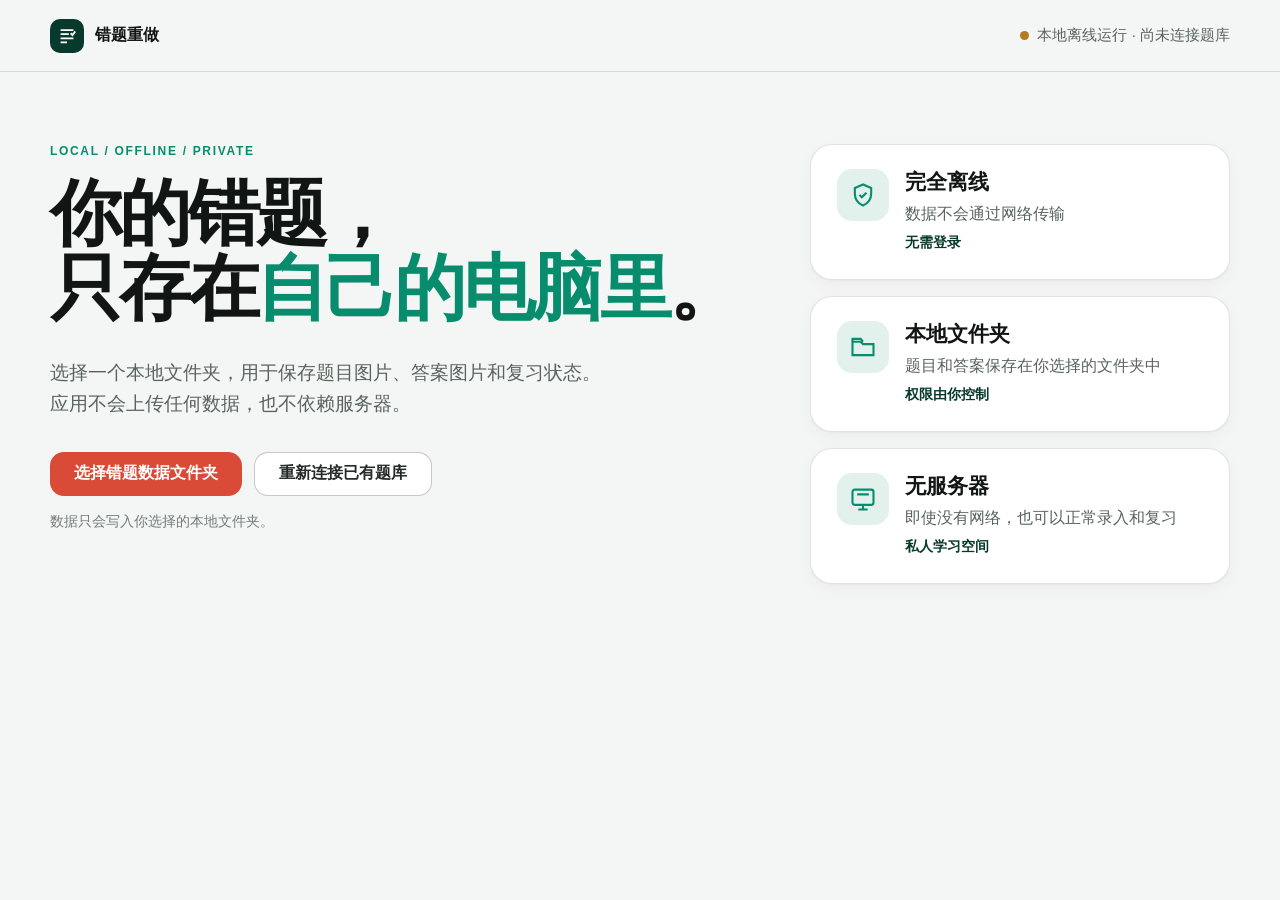
<file: 错题重做.html>
<!doctype html>
<html lang="zh-CN">
<head>
  <meta charset="UTF-8">
  <meta name="viewport" content="width=device-width, initial-scale=1">
  <title>错题重做 · 本地错题复习系统</title>
  <style>
    :root{--bg:#f3f6f4;--surface:#fff;--soft:#e9efec;--green-soft:#e2f1eb;--ink:#111514;--text:#252a28;--muted:#59635e;--subtle:#737d78;--brand:#078d6d;--brand-dark:#07392d;--action:#d94b36;--action-hover:#c43e2b;--warning:#b67b1e;--error:#a43d30;--border:rgba(17,21,20,.12);--border-strong:rgba(17,21,20,.24);--shadow:0 1px 2px rgba(17,21,20,.03),0 6px 18px rgba(17,21,20,.035);font-family:"Microsoft YaHei UI","Microsoft YaHei","PingFang SC","Segoe UI",sans-serif;color:var(--text);color-scheme:light}
    *{box-sizing:border-box}html{overflow-x:hidden}body{margin:0;background:var(--bg);min-width:320px}.topbar{height:72px;background:var(--bg);border-bottom:1px solid var(--border);display:flex;align-items:center}.topbar-inner,.page{width:min(1180px,calc(100% - 48px));margin:0 auto}.topbar-inner{display:flex;align-items:center;justify-content:space-between;gap:20px}.brand{display:flex;align-items:center;gap:11px;color:var(--ink);font-weight:700;text-decoration:none;white-space:nowrap}.brand-mark{width:34px;height:34px;border-radius:10px;background:var(--brand-dark);display:grid;place-items:center;color:#fff;flex:none}.brand-mark svg{width:22px}.desktop-nav{display:flex;align-items:center;gap:4px;margin-left:auto}.nav-link{min-height:44px;padding:0 13px;border-radius:12px;background:transparent;color:var(--muted);font-weight:600;white-space:nowrap}.nav-link:hover{background:var(--soft);color:var(--ink)}.nav-link.active{color:var(--brand-dark);background:var(--green-soft)}.nav-link[hidden]{display:none}.connection{display:flex;gap:8px;align-items:center;color:var(--muted);font-size:15px;white-space:nowrap}.connection .label{display:inline}.dot{width:9px;height:9px;border-radius:50%;background:var(--warning);flex:none}.connection.connected .dot{background:var(--brand)}.connection.error .dot,.connection.permission-denied .dot{background:var(--error)}.menu{display:none;width:44px;height:44px;border-radius:12px;background:var(--surface);color:var(--ink)}.mobile-nav{display:none}.page{padding:96px 0 88px}.view{display:none}.view.active{display:block}.init-layout{display:grid;grid-template-columns:56fr 44fr;gap:72px;align-items:start}.eyebrow{margin:0 0 18px;color:var(--brand);font-size:12px;font-weight:800;letter-spacing:.14em}.hero-title,.section-title{margin:0;color:var(--ink);letter-spacing:-.045em}.hero-title{font-size:clamp(56px,5.6vw,78px);line-height:1.04;font-weight:750;max-width:700px}.hero-title>span{display:block;white-space:nowrap}.accent{color:var(--brand)}.lead{max-width:620px;color:var(--muted);font-size:19px;line-height:1.65;margin:32px 0 0}.button-row{display:flex;gap:12px;flex-wrap:wrap;margin-top:32px}.btn{min-height:52px;padding:0 28px;border-radius:16px;font:inherit;font-weight:700;display:inline-flex;align-items:center;justify-content:center;gap:9px;transition:background 160ms ease,transform 160ms ease;white-space:nowrap}.btn:hover:not(:disabled){transform:translateY(-1px)}.btn:active:not(:disabled){transform:none}.btn:disabled{opacity:.55;cursor:not-allowed}.btn:focus-visible,.nav-link:focus-visible,.menu:focus-visible,[tabindex]:focus-visible{outline:2px solid var(--brand);outline-offset:3px}.primary{background:var(--action);color:#fff}.primary:hover:not(:disabled){background:var(--action-hover)}.secondary{background:var(--surface);border:1px solid var(--border-strong);color:var(--text)}.secondary:hover:not(:disabled){background:var(--soft)}.brand-btn{background:var(--brand);color:#fff}.ghost{background:transparent;color:var(--muted)}.danger{background:#f5ddd8;color:var(--action)}.note{color:var(--subtle);font-size:14px;line-height:1.6;margin:14px 0 0}.status-stack{display:grid;gap:16px}.status{min-height:136px;padding:24px 26px;background:var(--surface);border:1px solid var(--border);border-radius:20px;box-shadow:var(--shadow);display:grid;grid-template-columns:52px 1fr;gap:16px;align-items:start}.status-icon{width:52px;height:52px;border-radius:15px;background:var(--green-soft);color:var(--brand);display:grid;place-items:center}.status-icon svg{width:28px;height:28px}.status h3{margin:0 0 7px;color:var(--ink);font-size:21px;line-height:1.25}.status p{margin:0;color:var(--muted);font-size:16px;line-height:1.5}.status strong{display:block;color:var(--brand-dark);font-size:14px;margin-top:8px}.section-head{display:flex;align-items:flex-end;justify-content:space-between;gap:20px;margin-bottom:38px}.section-title{font-size:clamp(30px,4vw,48px);line-height:1.08}.section-subtitle{margin:10px 0 0;color:var(--muted);line-height:1.65}.stat-grid{display:grid;grid-template-columns:repeat(4,1fr);gap:14px}.stat,.card{background:var(--surface);border:1px solid var(--border);border-radius:20px;box-shadow:var(--shadow)}.stat{padding:22px;box-shadow:none}.stat-label{color:var(--muted);font-size:13px}.stat-value{font-size:32px;letter-spacing:-.05em;color:var(--ink);font-weight:750;margin-top:10px}.stat-meta{color:var(--subtle);font-size:12px;margin-top:6px}.home-grid{display:grid;grid-template-columns:1.1fr .9fr;gap:18px;margin-top:18px}.card{padding:28px}.card h2{margin:0;color:var(--ink);font-size:22px}.card p{line-height:1.65}.review-card{background:var(--brand-dark);border-color:transparent;min-height:260px;display:flex;flex-direction:column;justify-content:space-between}.review-card h2,.review-card p{color:#fff}.review-card p{color:#c4d7d0}.review-card .eyebrow{color:#8ed9bf}.review-card .btn{background:#fff;color:var(--brand-dark)}.folder{display:flex;align-items:center;justify-content:space-between;gap:18px;margin-top:18px}.folder strong{display:block;color:var(--ink);margin-bottom:5px}.folder span{color:var(--muted);font-size:13px}.badge{display:inline-flex;align-items:center;gap:7px;background:var(--green-soft);color:var(--brand-dark);border-radius:999px;padding:6px 10px;font-size:12px;font-weight:700;white-space:nowrap}.badge:before{content:"";width:7px;height:7px;background:var(--brand);border-radius:50%}.capture-grid,.data-grid{display:grid;grid-template-columns:1fr 1fr;gap:18px}.capture-panel{min-height:480px;display:flex;flex-direction:column}.capture-panel h2{display:flex;justify-content:space-between}.count{font-size:13px;font-weight:650;color:var(--muted)}.paste{flex:1;min-height:300px;margin-top:20px;border:1.5px dashed var(--border-strong);border-radius:18px;background:var(--bg);display:flex;flex-direction:column;align-items:center;justify-content:center;text-align:center;padding:24px}.paste.focused,.paste:focus{border-color:var(--brand);background:var(--green-soft);outline:none}.paste svg{color:var(--brand);margin-bottom:16px}.paste strong{color:var(--ink)}.paste span{color:var(--muted);font-size:13px;margin-top:8px}.previews{display:grid;gap:10px;margin-top:18px}.preview{display:flex;align-items:center;gap:12px;padding:10px;border:1px solid var(--border);border-radius:14px;background:var(--bg)}.thumb{width:64px;height:44px;border-radius:9px;background:#d9e7e0;display:grid;place-items:center;color:var(--brand);font-size:11px;font-weight:750}.preview-info{flex:1;min-width:0}.preview-info strong,.preview-info span{display:block;overflow:hidden;text-overflow:ellipsis;white-space:nowrap}.preview-info strong{font-size:13px;color:var(--ink)}.preview-info span{font-size:11px;color:var(--muted);margin-top:4px}.preview-actions{display:flex}.preview-actions button{background:transparent;color:var(--muted);width:32px;height:32px;border-radius:8px}.capture-footer{margin-top:18px;padding-top:16px;border-top:1px solid var(--border);display:flex;justify-content:space-between;align-items:center;gap:15px}.capture-footer span{color:var(--muted);font-size:13px}.review-wrap{max-width:980px;margin:auto}.review-top{display:flex;justify-content:space-between;align-items:center;margin-bottom:26px}.review-progress{font-size:13px;color:var(--muted)}.question-card{padding:clamp(24px,5vw,52px);text-align:center}.review-empty-card{padding:clamp(32px,6vw,64px);text-align:center;background:var(--surface);border-radius:20px;box-shadow:var(--shadow)}.review-empty-status{width:64px;height:64px;margin:0 auto 22px;border-radius:18px;background:var(--green-soft);color:var(--brand);display:grid;place-items:center}.review-empty-status svg{width:32px;height:32px}.review-empty-card h2{margin:0;color:var(--ink);font-size:clamp(28px,4vw,40px);letter-spacing:-.04em}.review-empty-card p{max-width:560px;margin:14px auto 0;color:var(--muted);line-height:1.65;font-size:17px}.review-empty-card .button-row{justify-content:center;margin-top:28px}.question-image{height:340px;border-radius:18px;background:#e8f0ec;display:grid;place-items:center;position:relative;overflow:hidden;color:var(--brand-dark);font-weight:700}.question-image:before{content:"错题图片 · 模拟展示"}.question-image:after{content:"Q  12 × 7 = ?";position:absolute;bottom:24px;right:28px;color:var(--action);font-size:20px;font-weight:800}.question-card>.btn{margin-top:24px}.answer{display:none;margin-top:18px;padding-top:24px;border-top:1px solid var(--border);text-align:left}.answer.open{display:block}.answer-image{height:160px;border-radius:14px;background:var(--soft);display:grid;place-items:center;color:var(--muted)}.answer-actions{display:flex;gap:10px;flex-wrap:wrap;margin-top:18px}.data-grid{grid-template-columns:repeat(3,1fr)}.data-overview{grid-column:1/-1}.data-card{padding:22px}.data-card h3{margin:0;color:var(--ink);font-size:15px}.big{font-size:30px;color:var(--ink);font-weight:750;margin-top:12px}.folder-card{grid-column:span 2}.progress{height:8px;background:var(--soft);border-radius:99px;overflow:hidden;margin-top:14px}.progress span{display:block;height:100%;width:62%;background:var(--brand);border-radius:inherit}.data-actions{display:flex;flex-wrap:wrap;gap:10px;margin-top:20px}.toast-region{position:fixed;right:24px;bottom:24px;z-index:60;display:grid;gap:10px;width:min(360px,calc(100% - 36px))}.toast{background:var(--brand-dark);color:#fff;border-radius:14px;padding:14px 16px;box-shadow:0 8px 20px rgba(7,57,45,.15);font-size:14px}.toast.warning{background:#76541d}.toast.error{background:#8d3428}.backdrop{position:fixed;inset:0;background:rgba(7,18,14,.54);display:none;align-items:center;justify-content:center;padding:20px;z-index:50}.backdrop.open{display:flex}.modal{width:min(480px,100%);background:#fff;border-radius:22px;padding:26px;box-shadow:0 16px 45px rgba(0,0,0,.16)}.modal h2{margin:0;color:var(--ink)}.modal p{color:var(--muted);line-height:1.6}.modal-actions{display:flex;justify-content:flex-end;gap:10px;margin-top:24px}.checkline{display:flex;gap:10px;align-items:flex-start;margin-top:18px;font-size:14px}.viewer .modal{width:min(920px,100%);background:#111514;color:#fff}.viewer .modal h2{color:#fff}.viewer-image{height:min(70vh,620px);display:grid;place-items:center;background:#070a09;border-radius:14px;color:#b9cbc4}.viewer .modal-actions{justify-content:space-between}.viewer .ghost{color:#fff}
    @media(max-width:1100px){.topbar-inner,.page{width:min(100% - 40px,1180px)}.init-layout{gap:48px}.desktop-nav{gap:0}.nav-link{padding:0 9px}.connection{font-size:14px}}
    @media(max-width:900px){.page{padding:72px 0 80px}.init-layout{grid-template-columns:1fr;gap:48px}.hero-title{max-width:none}.status-stack{grid-template-columns:repeat(3,1fr)}.status{min-height:148px;padding:20px;display:block}.status-icon{margin-bottom:14px}.status h3{font-size:19px}.status p{font-size:14px}.status strong{font-size:13px}.home-grid{grid-template-columns:1fr}.data-grid{grid-template-columns:repeat(2,1fr)}}
    @media(max-width:767px){.topbar-inner,.page{width:calc(100% - 36px)}.desktop-nav{display:none}.connection .label{display:inline}.menu{display:grid;place-items:center}.topbar-inner{position:relative}.mobile-nav{position:absolute;top:72px;left:0;right:0;padding:10px 18px 16px;background:var(--bg);border-bottom:1px solid var(--border);display:none}.mobile-nav.open{display:grid;gap:5px}.mobile-nav .nav-link{text-align:left}.page{padding:58px 0 64px}.hero-title{font-size:clamp(42px,12vw,52px)}.lead{font-size:17px}.button-row{flex-direction:column}.button-row .btn{width:100%}.status-stack{grid-template-columns:1fr}.status{min-height:128px;display:grid;padding:22px 24px}.status-icon{margin:0}.stat-grid,.data-grid{grid-template-columns:1fr 1fr}.capture-grid{grid-template-columns:1fr}.capture-panel{min-height:380px}.paste{min-height:220px}.section-head{align-items:flex-start;flex-direction:column;margin-bottom:26px}.card{padding:20px}.question-image{height:250px}.folder-card{grid-column:1/-1}.toast-region{right:18px;bottom:18px}}
    @media(max-width:600px){.topbar-inner,.page{width:calc(100% - 36px)}.topbar{height:72px}.connection{font-size:13px;gap:6px}.connection .label{max-width:112px;overflow:hidden;text-overflow:ellipsis}.hero-title>span{white-space:normal}.hero-title{font-size:clamp(40px,12vw,50px);line-height:1.1}.lead{font-size:17px;line-height:1.65}.status-stack{gap:12px}.stat-grid,.data-grid{grid-template-columns:1fr}.data-card{grid-column:1/-1}.capture-footer{align-items:flex-start;flex-direction:column}.capture-footer .btn{width:100%}.question-card{padding:16px}.question-image{height:210px}.review-top{gap:12px}.review-top .btn{padding:0 15px}}
    @media(prefers-reduced-motion:reduce){*,*:before,*:after{transition-duration:.01ms!important;scroll-behavior:auto!important}}
  </style>
  <style>
    :root{--color-bg:#f3f6f4;--color-surface:#fff;--color-surface-soft:#e9efec;--color-surface-green:#e2f1eb;--color-ink:#111514;--color-text:#252a28;--color-muted:#69716d;--color-subtle:#8c9490;--color-brand:#078d6d;--color-brand-hover:#06775c;--color-brand-dark:#07392d;--color-brand-soft:#cce9df;--color-action:#d94b36;--color-action-hover:#c43e2b;--color-action-soft:#f5ddd8;--color-warning:#c68a24;--color-warning-soft:#f5ead3;--color-border:rgba(17,21,20,.11);--color-border-strong:rgba(17,21,20,.22);--radius-small:10px;--radius-control:14px;--radius-card:22px;--radius-large:28px;--radius-pill:999px;--duration-fast:160ms;--duration-normal:240ms;--ease-standard:cubic-bezier(.22,1,.36,1)}
    html,body{overflow-x:hidden}body{background:var(--color-bg);color:var(--color-text)}button{font:inherit;border:0;cursor:pointer}.btn,.nav-link,.menu,.preview-actions button{min-width:44px;min-height:44px}.btn{border-radius:var(--radius-control);padding:0 24px;transition:background var(--duration-fast) ease,transform var(--duration-fast) ease,box-shadow var(--duration-fast) ease}.card,.stat,.status{border-radius:var(--radius-card);box-shadow:0 1px 2px rgba(17,21,20,.03),0 6px 18px rgba(17,21,20,.035)}.paste,.question-image,.answer-image{border-radius:var(--radius-control)}.paste{transition:background var(--duration-normal) ease,border-color var(--duration-normal) ease,box-shadow var(--duration-normal) ease}.paste.focused{border-color:var(--color-brand);background:var(--color-surface-green);box-shadow:0 0 0 1px var(--color-brand)}.paste:focus{outline:none}.paste:focus-visible{outline:3px solid var(--color-brand);outline-offset:3px}.btn:focus-visible,.nav-link:focus-visible,.menu:focus-visible,.preview-actions button:focus-visible{outline:3px solid var(--color-brand);outline-offset:3px}.question-image,.answer-image{height:auto;min-height:160px;max-height:70vh;overflow:auto;align-items:start}.question-image img,.answer-image img{display:block;width:100%;height:auto;max-height:none;object-fit:contain;margin:0 auto}.question-image:before,.question-image:after{display:none}.progress{height:8px}.toast-region{z-index:100}.toast{border-radius:var(--radius-control)}.modal{border-radius:var(--radius-card)}[aria-busy=true]{cursor:progress}.status strong,.badge{color:var(--color-brand-dark)}
    @media(min-width:1025px){.capture-grid{grid-template-columns:1fr 1fr}.page{padding-top:72px}}@media(min-width:768px) and (max-width:1024px){.topbar-inner,.page{width:calc(100% - 56px)}.capture-grid{grid-template-columns:1fr}.desktop-nav{gap:0}.nav-link{padding:0 8px}.connection .label{max-width:180px;overflow:hidden;text-overflow:ellipsis}}@media(max-width:767px){.topbar-inner,.page{width:calc(100% - 36px)}.page{padding-top:48px}.home-grid,.capture-grid,.data-grid,.stat-grid{grid-template-columns:1fr}.button-row,.answer-actions{width:100%}.button-row .btn,.answer-actions .btn{flex:1}.question-image,.answer-image{max-height:60vh}.modal-actions{flex-wrap:wrap}.modal-actions .btn{flex:1}.review-top{align-items:flex-start}.folder{align-items:flex-start;flex-wrap:wrap}}
    @media(prefers-reduced-motion:reduce){*,*::before,*::after{animation:none!important;transition:none!important;scroll-behavior:auto!important}.btn:hover:not(:disabled){transform:none}}
  </style>
</head>
<body>
  <header class="topbar">
    <div class="topbar-inner">
      <a class="brand" href="#" data-route="home" aria-label="错题重做首页"><span class="brand-mark"><svg viewBox="0 0 24 24" fill="none" stroke="currentColor" stroke-width="2" aria-hidden="true"><path d="M5 5.5h14M5 10h9M5 14.5h14M5 19h7"/><path d="m16 9 2 2 3-4"/></svg></span><span>错题重做</span></a>
      <nav class="desktop-nav" aria-label="主导航"><button class="nav-link" data-route="home" hidden>首页</button><button class="nav-link" data-route="capture" hidden>录入错题</button><button class="nav-link" data-route="review" hidden>开始复习</button><button class="nav-link" data-route="data" hidden>数据管理</button></nav>
      <div class="connection disconnected" id="connection"><span class="dot" aria-hidden="true"></span><span class="label">本地离线运行 · 尚未连接题库</span></div>
      <button class="menu" id="menu" type="button" aria-label="打开菜单" aria-expanded="false"><svg width="22" height="22" viewBox="0 0 24 24" fill="none" stroke="currentColor" stroke-width="2" aria-hidden="true"><path d="M4 7h16M4 12h16M4 17h16"/></svg></button>
      <nav class="mobile-nav" id="mobileNav" aria-label="移动导航"><button class="nav-link" data-route="home" hidden>首页</button><button class="nav-link" data-route="capture" hidden>录入错题</button><button class="nav-link" data-route="review" hidden>开始复习</button><button class="nav-link" data-route="data" hidden>数据管理</button></nav>
    </div>
  </header>
  <main class="page">
    <section class="view" data-view="init">
      <div class="init-layout"><div><p class="eyebrow">LOCAL / OFFLINE / PRIVATE</p><h1 class="hero-title"><span>你的错题，</span><span>只存在<span class="accent">自己的电脑里</span>。</span></h1><p class="lead">选择一个本地文件夹，用于保存题目图片、答案图片和复习状态。<br>应用不会上传任何数据，也不依赖服务器。</p><div class="button-row"><button class="btn primary large" id="chooseDirectory" type="button">选择错题数据文件夹</button><button class="btn secondary large" id="reconnectDirectory" type="button">重新连接已有题库</button></div><p class="note">当前为界面演示，尚未写入正式题库数据。</p></div><div class="status-stack"><article class="status"><span class="status-icon"><svg viewBox="0 0 24 24" fill="none" stroke="currentColor" stroke-width="1.8" aria-hidden="true"><path d="M12 3 5 6v5c0 4.6 2.9 8.3 7 10 4.1-1.7 7-5.4 7-10V6l-7-3Z"/><path d="m9 12 2 2 4-4"/></svg></span><div><h3>完全离线</h3><p>数据不会通过网络传输</p><strong>无需登录</strong></div></article><article class="status"><span class="status-icon"><svg viewBox="0 0 24 24" fill="none" stroke="currentColor" stroke-width="1.8" aria-hidden="true"><path d="M3 7.5h7l2 2h9v9.5H3z"/><path d="M3 7.5V5h7l2 2.5"/></svg></span><div><h3>本地文件夹</h3><p>题目和答案保存在你选择的文件夹中</p><strong>权限由你控制</strong></div></article><article class="status"><span class="status-icon"><svg viewBox="0 0 24 24" fill="none" stroke="currentColor" stroke-width="1.8" aria-hidden="true"><rect x="3" y="4" width="18" height="13" rx="2"/><path d="M8 21h8M12 17v4M7 8h10"/></svg></span><div><h3>无服务器</h3><p>即使没有网络，也可以正常录入和复习</p><strong>私人学习空间</strong></div></article></div></div>
    </section>
    <section class="view" data-view="home"><div class="section-head"><div><p class="eyebrow">TODAY'S REVIEW</p><h1 class="section-title">今天复习什么？</h1><p class="section-subtitle">连接题库后，这里会显示你的本地复习概览。</p></div><button class="btn primary" data-route="review" type="button">开始复习</button></div><div class="stat-grid"><article class="stat"><div class="stat-label">当前到期</div><div class="stat-value">4</div><div class="stat-meta">道等待复习</div></article><article class="stat"><div class="stat-label">全部错题</div><div class="stat-value">1,286</div><div class="stat-meta">持续积累</div></article><article class="stat"><div class="stat-label">本地数据</div><div class="stat-value">6.8<small> GB</small></div><div class="stat-meta">图片与复习状态</div></article><article class="stat"><div class="stat-label">最近连接</div><div class="stat-value">7<small> 天前</small></div><div class="stat-meta">模拟数据</div></article></div><div class="home-grid"><article class="card review-card"><div><p class="eyebrow">FOCUS SESSION</p><h2>把错题，<br>再做扎实</h2><p>今天先完成 4 道到期错题，保持稳定的复习节奏。</p></div><button class="btn" data-route="review" type="button">进入复习</button></article><article class="card"><h2>数据文件夹</h2><div class="folder"><div><strong id="homeFolder">本地题库已连接</strong><span>连接状态由当前应用状态统一管理</span></div><span class="badge">仅本地</span></div><div class="button-row" style="margin-top:22px"><button class="btn secondary" data-route="data" type="button">进入数据管理</button></div></article></div></section>
    <section class="view" data-view="capture"><div class="section-head"><div><p class="eyebrow">CAPTURE A MISTAKE</p><h1 class="section-title">收集错题</h1><p class="section-subtitle">点击对应区域后按 Ctrl + V 粘贴截图。题图和答图分别放入对应区域。</p></div><span class="badge">界面演示</span></div><div class="capture-grid"><article class="card capture-panel"><h2>题目图片 <span class="count" id="qCount">0 / 5</span></h2><div class="paste" id="qPaste" tabindex="0" role="button" aria-label="题目图片粘贴区" aria-pressed="false"><svg width="32" height="32" viewBox="0 0 24 24" fill="none" stroke="currentColor" stroke-width="1.7" aria-hidden="true"><rect x="4" y="4" width="16" height="16" rx="3"/><path d="M8 15l2.5-3 2 2 1.5-2 2 3M9 9h.01"/></svg><strong>点击此处，然后按 Ctrl + V</strong><span>支持 PNG、JPEG、WebP · 模拟预览</span></div><div class="previews" id="qPreviews"></div></article><article class="card capture-panel"><h2>答案图片 <span class="count" id="aCount">0 / 5</span></h2><div class="paste" id="aPaste" tabindex="0" role="button" aria-label="答案图片粘贴区" aria-pressed="false"><svg width="32" height="32" viewBox="0 0 24 24" fill="none" stroke="currentColor" stroke-width="1.7" aria-hidden="true"><path d="M6 4h12v16H6zM9 8h6M9 12h6M9 16h3"/></svg><strong>点击此处，然后按 Ctrl + V</strong><span>答案解析将单独保存 · 模拟预览</span></div><div class="previews" id="aPreviews"></div></article></div><div class="capture-footer"><span>题目 0 张 · 答案 0 张 · 演示数据</span><div class="button-row" style="margin-top:0"><button class="btn secondary" data-route="home" type="button">取消</button><button class="btn primary" id="save" type="button" disabled>保存错题</button></div></div></section>
    <section class="view" data-view="review"><div class="review-wrap"><div class="review-top"><div><p class="eyebrow">随机复习</p><span class="review-progress">本次已完成 <strong id="done">0</strong> 道</span></div><button class="btn ghost" data-route="home" type="button">结束复习</button></div><article class="card question-card"><div class="question-image" role="button" tabindex="0" aria-label="题目图片" id="questionImage"></div><button class="btn brand-btn" id="showAnswer" type="button">查看答案</button><div class="answer" id="answer"><div class="answer-image" id="answerImage"></div><div class="answer-actions"><button class="btn primary" id="wrong" type="button">答错</button><button class="btn brand-btn" id="right" type="button">答对</button><button class="btn secondary" id="hide" type="button">不再显示</button></div></div></article><article class="review-empty-card" id="reviewEmptyCard" hidden aria-live="polite"><div class="review-empty-status" aria-hidden="true"><svg viewBox="0 0 24 24" fill="none" stroke="currentColor" stroke-width="1.8"><path d="M12 3 5 6v5c0 4.6 2.9 8.3 7 10 4.1-1.7 7-5.4 7-10V6l-7-3Z"/><path d="M8 12h8"/></svg></div><h2 id="reviewEmptyTitle" tabindex="-1"></h2><p id="reviewEmptyDescription"></p><p id="reviewEmptyCount" hidden></p><div class="button-row"><button class="btn primary" id="reviewEmptyHome" type="button">返回首页</button><button class="btn secondary" id="reviewEmptyCapture" type="button">录入新错题</button></div></article></div></section>
    <section class="view" data-view="data"><div class="section-head"><div><p class="eyebrow">LOCAL STORAGE</p><h1 class="section-title">数据管理</h1><p class="section-subtitle">题目图片和复习状态保存在当前电脑的本地数据文件夹中。</p></div><span class="badge">模拟数据</span></div><div class="data-grid"><article class="card data-card data-overview"><h2>数据概览</h2><div class="stat-grid" style="margin-top:22px"><div><div class="stat-label">错题总数</div><div class="big">1,286</div></div><div><div class="stat-label">参与复习</div><div class="big">842</div></div><div><div class="stat-label">不再显示</div><div class="big">128</div></div><div><div class="stat-label">图片数量</div><div class="big">3,864</div></div></div></article><article class="card data-card folder-card"><h3>当前文件夹</h3><div class="folder"><div><strong id="dataFolder">本地题库已连接</strong><span>读写权限由浏览器授予</span></div><span class="badge">本地</span></div><div class="progress"><span></span></div><div class="data-actions"><button class="btn secondary" id="authorize" type="button">重新授权</button><button class="btn secondary" id="change" type="button">更换文件夹</button></div></article><article class="card data-card"><h3>数据状态</h3><div class="big">6.8<small> GB</small></div><span class="stat-meta">最近更新：7 天前 · 模拟数据</span><div class="data-actions"><button class="btn brand-btn" id="backup" type="button">备份到其他文件夹</button></div></article><article class="card data-card"><h3>覆盖恢复</h3><p class="stat-meta">从备份恢复会覆盖当前全部数据。当前仅展示确认流程。</p><button class="btn danger" id="restore" type="button">从备份恢复</button></article></div></section>
  </main>
  <div class="toast-region" id="toasts" aria-live="polite"></div><div class="backdrop" id="modalBackdrop"><div class="modal" role="dialog" aria-modal="true" aria-labelledby="modalTitle"><h2 id="modalTitle">操作确认</h2><p id="modalText"></p><label class="checkline" id="checkWrap" hidden><input type="checkbox" id="check">我理解当前数据将被覆盖。</label><div class="modal-actions"><button class="btn secondary" id="cancel" type="button">取消</button><button class="btn primary" id="confirm" type="button"></button></div></div></div><div class="backdrop viewer" id="viewerBackdrop"><div class="modal" role="dialog" aria-modal="true"><h2>图片查看</h2><div class="viewer-image" id="viewerImage">题目图片 1 · 模拟大图</div><div class="modal-actions"><button class="btn secondary" id="prev" type="button">上一张</button><button class="btn ghost" id="closeViewer" type="button">关闭</button><button class="btn secondary" id="next" type="button">下一张</button></div></div></div>
  <script>
    'use strict';
    const DEV_MODE=false;
    /* Legacy UI demo script retained below for reference; the data layer implementation follows. */
    /*
    const AppState={view:'init',connectionStatus:'disconnected',question:[],answer:[],done:6,lastTrigger:null};
    const MockDataProvider={connectionStatus:'disconnected',overview(){return{due:4,total:1286,localSize:'6.8 GB',lastBackup:'7 days ago',isDemo:true}},review(){return{questionImages:['question image 1'],answerImages:['answer image'],isDemo:true}}};
    const $=id=>document.getElementById(id);
    const ToastManager={show(text,type='success'){const el=document.createElement('div');el.className='toast '+(type==='warning'?'warning':type==='error'?'error':'');el.textContent=text;$('toasts').append(el);window.setTimeout(()=>el.remove(),3200)}};
    function setConnectionStatus(status){AppState.connectionStatus=status;MockDataProvider.connectionStatus=status;const connected=status==='connected';document.querySelectorAll('[data-route="home"],[data-route="capture"],[data-route="review"],[data-route="data"]').forEach(el=>{el.hidden=!connected;el.disabled=!connected});const connection=$('connection');connection.className='connection '+status;const labels={disconnected:'本地离线运行 · 尚未连接题库',connecting:'本地离线运行 · 正在连接题库',connected:'本地离线运行 · 数据已连接','permission-denied':'本地离线运行 · 没有文件夹权限',error:'本地离线运行 · 连接失败'};connection.querySelector('.label').textContent=labels[status]||labels.error;Router.sync()}
    const Router={sync(){document.querySelectorAll('.view').forEach(el=>el.classList.toggle('active',el.dataset.view===AppState.view));document.querySelectorAll('[data-route]').forEach(el=>{const active=el.dataset.route===AppState.view;el.classList.toggle('active',active);el.setAttribute('aria-current',active?'page':'false')})},go(view){if(AppState.connectionStatus!=='connected'&&view!=='init')return;AppState.view=view;this.sync();$('mobileNav').classList.remove('open');$('menu').setAttribute('aria-expanded','false');window.scrollTo({top:0,behavior:'smooth'})}};
    const DialogManager={open({title,text,check=false,onConfirm}){AppState.lastTrigger=document.activeElement;$('modalTitle').textContent=title;$('modalText').textContent=text;$('checkWrap').hidden=!check;$('check').checked=false;$('confirm').disabled=check;$('confirm').textContent='确认';$('modalBackdrop').classList.add('open');$('confirm').onclick=()=>{this.close();onConfirm?.()};window.setTimeout(()=>$('confirm').focus(),0)},close(){$('modalBackdrop').classList.remove('open');AppState.lastTrigger?.focus()}};
    const Viewer={open(text){$('viewerImage').textContent=text+' · 模拟大图';$('viewerBackdrop').classList.add('open');$('closeViewer').focus()},close(){$('viewerBackdrop').classList.remove('open')}};
    function connectDemo(){if(AppState.connectionStatus==='connecting')return;setConnectionStatus('connecting');$('chooseDirectory').disabled=true;$('reconnectDirectory').disabled=true;window.setTimeout(()=>{setConnectionStatus('connected');$('chooseDirectory').disabled=false;$('reconnectDirectory').disabled=false;$('homeFolder').textContent='本地错题复习文件夹';$('dataFolder').textContent='本地错题复习文件夹';ToastManager.show('题库已连接（演示模式，未写入正式数据）');Router.go('home')},450)}
    function addImage(kind){const list=AppState[kind];if(list.length>=5)return ToastManager.show('最多支持 5 张图片','warning');list.push((kind==='question'?'题目图片 ':'答案图片 ')+(list.length+1));renderImages(kind);ToastManager.show('已添加模拟图片预览')}
    function renderImages(kind){const list=AppState[kind],wrap=$(kind==='question'?'qPreviews':'aPreviews');wrap.replaceChildren();list.forEach((name,i)=>{const row=document.createElement('div');row.className='preview';const thumb=document.createElement('div');thumb.className='thumb';thumb.textContent='图片';const info=document.createElement('div');info.className='preview-info';const strong=document.createElement('strong');strong.textContent=name;const meta=document.createElement('span');meta.textContent='模拟尺寸 1280 × 720 · 预览';info.append(strong,meta);const actions=document.createElement('div');actions.className='preview-actions';[['上移',i===0],['下移',i===list.length-1],['移除',false]].forEach(([label,disabled],action)=>{const b=document.createElement('button');b.type='button';b.textContent=action===0?'↑':action===1?'↓':'×';b.disabled=disabled;b.setAttribute('aria-label',label);b.onclick=()=>{if(action===2)list.splice(i,1);else{const n=action===0?i-1:i+1;[list[i],list[n]]=[list[n],list[i]]}renderImages(kind)};actions.append(b)});row.append(thumb,info,actions);wrap.append(row)});$(kind==='question'?'qCount':'aCount').textContent=list.length+' / 5';$('save').disabled=!AppState.question.length&&!AppState.answer.length}
    function bindPaste(id,kind){const zone=$(id);zone.addEventListener('click',()=>zone.classList.add('focused'));zone.addEventListener('keydown',e=>{if(e.key==='Enter'||e.key===' '){e.preventDefault();addImage(kind)}});zone.addEventListener('paste',e=>{e.preventDefault();addImage(kind)})}
    function complete(message){AppState.done++;$('done').textContent=AppState.done;ToastManager.show(message);$('answer').classList.remove('open');$('showAnswer').disabled=false}
    document.addEventListener('click',e=>{const route=e.target.closest('[data-route]')?.dataset.route;if(route){e.preventDefault();Router.go(route)}});$('menu').addEventListener('click',()=>{const open=!$('mobileNav').classList.contains('open');$('mobileNav').classList.toggle('open',open);$('menu').setAttribute('aria-expanded',String(open))});
    bindPaste('qPaste','question');bindPaste('aPaste','answer');['chooseDirectory','reconnectDirectory','authorize','change'].forEach(id=>$(id).addEventListener('click',connectDemo));
    $('save').addEventListener('click',()=>{if($('save').disabled)return;$('save').disabled=true;$('save').textContent='正在保存…';window.setTimeout(()=>{ToastManager.show('已保存（演示模式，未写入正式题库）');$('save').textContent='保存错题';Router.go('home')},700)});$('showAnswer').addEventListener('click',()=>{$('answer').classList.add('open');$('showAnswer').disabled=true});$('right').addEventListener('click',()=>complete('答对了，继续保持'));$('wrong').addEventListener('click',()=>{ToastManager.show('已标记为答错（演示模式）','warning');complete('已记录答错结果')});$('hide').addEventListener('click',()=>complete('这道题将不再显示'));
    $('questionImage').addEventListener('click',()=>Viewer.open('题目图片 1'));$('restore').addEventListener('click',()=>DialogManager.open({title:'覆盖当前数据',text:'当前仅展示确认流程，不会真的覆盖任何数据。',check:true,onConfirm:()=>ToastManager.show('已确认恢复（演示模式）','warning')}));$('backup').addEventListener('click',()=>DialogManager.open({title:'备份到其他文件夹',text:'当前仅展示界面流程，不会复制任何真实数据。',onConfirm:()=>ToastManager.show('备份流程已完成（演示模式）')}));
    $('check').addEventListener('change',e=>$('confirm').disabled=!e.target.checked);$('cancel').addEventListener('click',()=>DialogManager.close());$('modalBackdrop').addEventListener('click',e=>{if(e.target.id==='modalBackdrop')DialogManager.close()});$('closeViewer').addEventListener('click',()=>Viewer.close());$('prev').addEventListener('click',()=>ToastManager.show('已经是第一张图片','warning'));$('next').addEventListener('click',()=>ToastManager.show('已经是最后一张图片','warning'));window.addEventListener('keydown',e=>{if(e.key==='Escape'){DialogManager.close();Viewer.close()}});
    const EnvironmentChecker={run:async()=>({protocol:location.protocol,secure:window.isSecureContext,canUseDirectory:typeof window.showDirectoryPicker==='function',canUseIndexedDB:'indexedDB' in window})}; const DirectoryHandleStore={load:async()=>null,save:async()=>undefined,clear:async()=>undefined}; const FileSystemTester={writeJson:async()=>({demo:true}),readJson:async()=>({demo:true}),imageTest:async()=>({demo:true})};
    */

    /* Disabled legacy data-layer block: replaced by the validated implementation below.
    const AppState={view:'init',connectionStatus:'disconnected',question:[],answer:[],done:0,lastTrigger:null,repository:null,selectedQuestion:null,activePasteTarget:null,processingQueue:[],isProcessing:false,isSaving:false,hasUnsavedChanges:false,lastError:null,objectUrls:new Set(),currentViewer:null};
    const SUPPORTED_DATA_VERSION=1;
    const $=id=>document.getElementById(id);
    const ToastManager={show(text,type='success'){const el=document.createElement('div');el.className='toast '+(type==='warning'?'warning':type==='error'?'error':'');el.textContent=text;$('toasts').append(el);window.setTimeout(()=>el.remove(),3200)}};
    const ErrorManager={show(error,context='操作失败'){ToastManager.show(`${context}：${error?.name||'Error'}：${error?.message||String(error)}`,'error')}};
    const now=()=>Date.now();
    const makeError=(name,message)=>Object.assign(new Error(message),{name});
    const SchemaValidator={
      app(v){const e=[];if(!v||typeof v!=='object')return ['app.json 必须是对象'];if(v.appId!=='local-mistake-review')e.push('appId 不匹配');if(!Number.isInteger(v.dataVersion)||v.dataVersion<1)e.push('dataVersion 必须是正整数');if(v.dataVersion>SUPPORTED_DATA_VERSION)e.push('数据版本过高，无法安全打开');for(const k of ['createdAt','updatedAt'])if(!Number.isFinite(v[k]))e.push(`${k} 必须是 Unix 毫秒时间戳`);return e},
      image(v){const e=[];if(!v||typeof v!=='object')return ['图片元数据必须是对象'];for(const k of ['fileName','mimeType'])if(typeof v[k]!=='string'||!v[k])e.push(`${k} 无效`);for(const k of ['width','height','byteSize','order'])if(!Number.isInteger(v[k])||v[k]<0)e.push(`${k} 必须是非负整数`);return e},
      question(v){const e=[];if(!v||typeof v!=='object')return ['题目必须是对象'];if(typeof v.id!=='string'||!v.id)e.push('id 无效');for(const k of ['questionImages','answerImages']){if(!Array.isArray(v[k]))e.push(`${k} 必须是数组`);else if(v[k].length>5)e.push(`${k} 最多 5 张图片`);else v[k].forEach((x,i)=>this.image(x).forEach(m=>e.push(`${k}[${i}] ${m}`)))}if(!Number.isInteger(v.correctStreak)||v.correctStreak<0)e.push('correctStreak 无效');if(![null,'correct','wrong'].includes(v.lastResult))e.push('lastResult 无效');if(typeof v.hidden!=='boolean')e.push('hidden 无效');if(!Number.isFinite(v.nextReviewAt))e.push('nextReviewAt 无效');return e},
      questions(v){const e=[];if(!v||typeof v!=='object')return ['questions 文件必须是对象'];if(v.schemaVersion!==1)e.push('schemaVersion 不受支持');if(!Number.isInteger(v.revision)||v.revision<1)e.push('revision 必须是正整数');if(!Number.isFinite(v.savedAt))e.push('savedAt 无效');if(!Array.isArray(v.questions))e.push('questions 必须是数组');else{const ids=new Set();v.questions.forEach((q,i)=>{this.question(q).forEach(m=>e.push(`questions[${i}] ${m}`));if(ids.has(q.id))e.push(`题目 id 重复：${q.id}`);ids.add(q.id)})}return e}
    };
    const FolderManager={db:'mistake-review-folders',store:'handles',key:'current',handle:null,async open(){if(!window.showDirectoryPicker)throw makeError('NotSupportedError','当前浏览器不支持本地文件夹访问');this.handle=await window.showDirectoryPicker({mode:'readwrite'});await this.save(this.handle);return this.handle},async save(h){this.handle=h;return new Promise((resolve,reject)=>{const r=indexedDB.open(this.db,1);r.onupgradeneeded=()=>r.result.createObjectStore(this.store);r.onerror=()=>reject(r.error);r.onsuccess=()=>{const t=r.result.transaction(this.store,'readwrite');t.objectStore(this.store).put(h,this.key);t.oncomplete=resolve;t.onerror=()=>reject(t.error)}})},async load(){if(!window.indexedDB)return null;return new Promise(resolve=>{const r=indexedDB.open(this.db,1);r.onupgradeneeded=()=>r.result.createObjectStore(this.store);r.onerror=()=>resolve(null);r.onsuccess=()=>{const g=r.result.transaction(this.store).objectStore(this.store).get(this.key);g.onsuccess=()=>{this.handle=g.result||null;resolve(this.handle)};g.onerror=()=>resolve(null)}})},async clear(){this.handle=null;return new Promise(resolve=>{const r=indexedDB.open(this.db,1);r.onerror=resolve;r.onsuccess=()=>{const t=r.result.transaction(this.store,'readwrite');t.objectStore(this.store).delete(this.key);t.oncomplete=resolve}})},async permission(h=this.handle,request=false){if(!h)return 'denied';let p=await h.queryPermission({mode:'readwrite'});if(p!=='granted'&&request)p=await h.requestPermission({mode:'readwrite'});return p},async requireWrite(){if(await this.permission(this.handle,true)!=='granted')throw makeError('NotAllowedError','没有读写文件夹权限');return this.handle}};
    const FileSystemTester={async readJson(h,n){const f=await(await h.getFileHandle(n)).getFile();try{return JSON.parse(await f.text())}catch(e){throw makeError('SyntaxError',`${n} JSON 解析失败：${e.message}`)}},async writeJson(h,n,v){const w=await(await h.getFileHandle(n,{create:true})).createWritable();try{await w.write(JSON.stringify(v,null,2));await w.close()}catch(e){try{await w.abort()}catch{}throw e}}};
    const DataRepository=class{constructor(h){this.handle=h;this.app=null;this.current=null;this.files={a:{name:'questions-a.json'},b:{name:'questions-b.json'}};this.recovered=false;this.conflict=false}async inspect(){const names=[];for await(const x of this.handle.values())names.push(x.name);return{empty:names.length===0,unknown:names.filter(n=>!['app.json','questions-a.json','questions-b.json','images','recovery'].includes(n))}}async initialize(){const t=now();this.app={appId:'local-mistake-review',dataVersion:1,createdAt:t,updatedAt:t,lastBackupAt:null,lastIntegrityCheckAt:null};this.current={schemaVersion:1,revision:1,savedAt:t,questions:[]};this.files.a={name:'questions-a.json',data:structuredClone(this.current),valid:true,errors:[]};this.files.b={name:'questions-b.json',data:structuredClone(this.current),valid:true,errors:[]};await FileSystemTester.writeJson(this.handle,'app.json',this.app);await FileSystemTester.writeJson(this.handle,'questions-a.json',this.current);await FileSystemTester.writeJson(this.handle,'questions-b.json',this.current);return this}async load(){this.app=await FileSystemTester.readJson(this.handle,'app.json');const ae=SchemaValidator.app(this.app);if(ae.length)throw makeError('InvalidAppError',ae.join('；'));for(const k of ['a','b'])try{const d=await FileSystemTester.readJson(this.handle,this.files[k].name);const errors=SchemaValidator.questions(d);this.files[k]={...this.files[k],data:d,valid:!errors.length,errors}}catch(e){this.files[k]={...this.files[k],valid:false,errors:[e.message]}}const valid=[this.files.a,this.files.b].filter(x=>x.valid);if(!valid.length)throw makeError('CorruptedDataError','questions-a.json 和 questions-b.json 均损坏，未创建空题库');valid.sort((x,y)=>y.data.revision-x.data.revision||y.data.savedAt-x.data.savedAt);this.current=valid[0].data;this.recovered=valid.length===1;this.conflict=this.files.a.valid&&this.files.b.valid&&this.files.a.data.revision===this.files.b.data.revision&&JSON.stringify(this.files.a.data)!==JSON.stringify(this.files.b.data);return this}async refresh(){return this.load()}};
    const QuestionRepository=class{constructor(r){this.r=r}all(){return this.r.current?.questions||[]}getAllQuestions(){return this.all().slice()}getQuestionById(id){return this.all().find(q=>q.id===id)||null}addQuestionMetadata(q){const e=SchemaValidator.question(q);if(e.length)throw makeError('ValidationError',e.join('；'));if(this.getQuestionById(q.id))throw makeError('DuplicateIdError','题目 id 已存在');this.all().push(structuredClone(q))}updateQuestionMetadata(id,p){const q=this.getQuestionById(id);if(!q)throw makeError('NotFoundError','题目不存在');Object.assign(q,p);const e=SchemaValidator.question(q);if(e.length)throw makeError('ValidationError',e.join('；'))}getTotalCount(){return this.all().length}getActiveCount(){return this.all().filter(q=>!q.hidden).length}getHiddenCount(){return this.all().filter(q=>q.hidden).length}getDueCount(t=now()){return this.all().filter(q=>!q.hidden&&q.nextReviewAt<=t).length}getRegisteredImageCount(){return this.all().reduce((n,q)=>n+q.questionImages.length+q.answerImages.length,0)}getRegisteredByteSize(){return this.all().flatMap(q=>[...q.questionImages,...q.answerImages]).reduce((n,x)=>n+x.byteSize,0)}};
    const SafeWriter={async save(r){const valid=[r.files.a,r.files.b].filter(x=>x.valid);if(!valid.length)throw makeError('NoValidDataError','没有有效版本可写入');valid.sort((x,y)=>y.data.revision-x.data.revision);const base=valid[0].data,target=valid[0].name==='questions-a.json'?'questions-b.json':'questions-a.json',next=structuredClone(base);next.revision++;next.savedAt=now();await FileSystemTester.writeJson(r.handle,target,next);const check=await FileSystemTester.readJson(r.handle,target),errors=SchemaValidator.questions(check);if(errors.length)throw makeError('VerificationError',errors.join('；'));const slot=target==='questions-a.json'?'a':'b';r.files[slot]={name:target,data:check,valid:true,errors:[]};r.current=check;r.app={...r.app,updatedAt:now(),lastIntegrityCheckAt:now()};await FileSystemTester.writeJson(r.handle,'app.json',r.app);return check}};
    function setConnectionStatus(status){AppState.connectionStatus=status;const connected=status==='connected';document.querySelectorAll('[data-route="home"],[data-route="capture"],[data-route="review"],[data-route="data"]').forEach(x=>{x.hidden=!connected;x.disabled=!connected});const labels={disconnected:'本地离线运行 · 尚未连接题库',connecting:'本地离线运行 · 正在连接题库',connected:'本地离线运行 · 数据已连接','permission-denied':'本地离线运行 · 没有文件夹权限',error:'本地离线运行 · 连接失败'};$('connection').className='connection '+status;$('connection').querySelector('.label').textContent=labels[status]||labels.error;Router.sync()}
    const Router={sync(){document.querySelectorAll('.view').forEach(x=>x.classList.toggle('active',x.dataset.view===AppState.view));document.querySelectorAll('[data-route]').forEach(x=>x.classList.toggle('active',x.dataset.route===AppState.view))},go(v){if(AppState.connectionStatus!=='connected'&&v!=='init')return;AppState.view=v;this.sync()}};
    const DialogManager={open({title,text,check=false,onConfirm}){$('modalTitle').textContent=title;$('modalText').textContent=text;$('checkWrap').hidden=!check;$('check').checked=false;$('confirm').disabled=check;$('confirm').onclick=()=>{this.close();onConfirm?.()};$('modalBackdrop').classList.add('open')},close(){$('modalBackdrop').classList.remove('open')}};
    async function connect(){if(AppState.connectionStatus==='connecting')return;setConnectionStatus('connecting');try{const h=await FolderManager.open();const info=await new DataRepository(h).inspect();if(info.unknown.length)throw makeError('InvalidFolderError','文件夹包含未知文件，未覆盖任何内容');const repo=new DataRepository(h);if(info.empty){DialogManager.open({title:'初始化新题库',text:'当前文件夹为空，确认后创建本地题库结构。',onConfirm:async()=>{try{await repo.initialize();await finishConnect(repo)}catch(e){setConnectionStatus('error');ErrorManager.show(e,'初始化失败')}}})}else{await repo.load();await finishConnect(repo)}}catch(e){if(e.name==='AbortError'){setConnectionStatus('disconnected');return}setConnectionStatus(e.name==='NotAllowedError'?'permission-denied':'error');ErrorManager.show(e,'连接失败')}}
    async function finishConnect(repo){AppState.repository=repo;AppState.question=new QuestionRepository(repo).getAllQuestions();AppState.qr=new QuestionRepository(repo);setConnectionStatus('connected');$('homeFolder').textContent=repo.handle.name||'本地错题复习文件夹';$('dataFolder').textContent=repo.handle.name||'本地错题复习文件夹';renderStats();Router.go('home');if(repo.recovered)ToastManager.show('已使用备用数据恢复','warning');if(repo.conflict)ToastManager.show('检测到数据冲突，已选择较新的有效版本','warning')}
    async function reconnect(){try{const h=await FolderManager.load();if(!h)throw makeError('HandleMissingError','没有找到已保存的文件夹句柄');if(await FolderManager.permission(h,false)!=='granted'&&await FolderManager.permission(h,true)!=='granted')throw makeError('NotAllowedError','文件夹权限已失效，请重新授权');const repo=await new DataRepository(h).load();await finishConnect(repo)}catch(e){setConnectionStatus(e.name==='NotAllowedError'?'permission-denied':'error');ErrorManager.show(e,'重新连接失败')}}
    function renderStats(){const q=AppState.qr;if(!q)return;const values=[q.getDueCount(),q.getTotalCount(),q.getRegisteredByteSize()>=1073741824?(q.getRegisteredByteSize()/1073741824).toFixed(1)+' GB':Math.round(q.getRegisteredByteSize()/1048576)+' MB'];document.querySelectorAll('.stat-value').forEach((el,i)=>{if(values[i]!==undefined)el.textContent=values[i]});const cards=document.querySelectorAll('.data-overview .big');[q.getTotalCount(),q.getActiveCount(),q.getHiddenCount(),q.getRegisteredImageCount()].forEach((v,i)=>{if(cards[i])cards[i].textContent=v});const dev=$('devPanel');if(dev){dev.querySelector('[data-dev="file"]').textContent=q.r.files.a.valid?'questions-a.json':q.r.files.b.valid?'questions-b.json':'无';dev.querySelector('[data-dev="revision"]').textContent=q.r.current?.revision||'-';dev.querySelector('[data-dev="count"]').textContent=q.getTotalCount()}}
    function sampleQuestion(){return{id:`q_${now()}`,questionImages:[],answerImages:[],createdAt:now(),lastReviewedAt:null,nextReviewAt:now(),correctStreak:0,lastResult:null,hidden:false}}
    function buildDevPanel(){if(!DEV_MODE||$('devPanel'))return;const panel=document.createElement('article');panel.id='devPanel';panel.className='card data-card';panel.innerHTML='<h3>开发测试面板</h3><p class="stat-meta">仅 DEV_MODE 可见；破坏文件操作需要二次确认。</p><p>有效文件：<strong data-dev="file">-</strong> · revision：<strong data-dev="revision">-</strong> · 内存题目：<strong data-dev="count">-</strong></p><div class="data-actions"><button class="btn secondary" data-dev-action="add">添加无图模拟题</button><button class="btn secondary" data-dev-action="save">安全写入</button><button class="btn secondary" data-dev-action="reload">重新加载</button><button class="btn danger" data-dev-action="corrupt-a">模拟损坏 A</button><button class="btn danger" data-dev-action="corrupt-b">模拟损坏 B</button></div>';document.querySelector('.data-grid').append(panel);panel.addEventListener('click',async e=>{const action=e.target.closest('[data-dev-action]')?.dataset.devAction;if(!action||!AppState.qr)return;try{if(action==='add'){AppState.qr.addQuestionMetadata(sampleQuestion());renderStats();ToastManager.show('已添加无图片模拟题')}if(action==='save'){await FolderManager.requireWrite();await SafeWriter.save(AppState.repository);await AppState.repository.refresh();renderStats();ToastManager.show('安全写入并校验成功')}if(action==='reload'){await AppState.repository.refresh();AppState.qr=new QuestionRepository(AppState.repository);renderStats();ToastManager.show('题库已重新加载')}if(action.startsWith('corrupt-')){const name=action.endsWith('a')?'questions-a.json':'questions-b.json';DialogManager.open({title:'确认开发测试破坏文件',text:`仅用于 DEV_MODE：将把 ${name} 写成非法 JSON。另一份有效文件仍会保留。`,check:true,onConfirm:async()=>{try{await FileSystemTester.writeJson(AppState.repository.handle,name,{broken:true});ToastManager.show(`${name} 已模拟损坏`,'warning')}catch(err){ErrorManager.show(err,'模拟损坏失败')}}})}}catch(err){ErrorManager.show(err,'开发操作失败')}})}
    const ImageProcessor={MAX_EDGE:2200,MAX_PIXELS:4000000,async process(file){if(!/^image\/(png|jpeg|webp)$/.test(file.type))throw makeError('UnsupportedImageError',`${file.name||'剪贴板内容'}：仅支持 PNG、JPEG、WebP`);let bitmap;try{bitmap=await createImageBitmap(file)}catch{throw makeError('DecodeError',`${file.name||'图片'} 无法解码`)}const scale=Math.min(1,this.MAX_EDGE/Math.max(bitmap.width,bitmap.height),Math.sqrt(this.MAX_PIXELS/(bitmap.width*bitmap.height)));const width=Math.max(1,Math.floor(bitmap.width*scale)),height=Math.max(1,Math.floor(bitmap.height*scale));const canvas=document.createElement('canvas');canvas.width=width;canvas.height=height;const ctx=canvas.getContext('2d',{alpha:true});if(!ctx){bitmap.close?.();throw makeError('CanvasError','无法创建图片处理画布')}ctx.drawImage(bitmap,0,0,width,height);bitmap.close?.();let mime='image/webp',blob;try{blob=await new Promise((resolve,reject)=>canvas.toBlob(x=>x?resolve(x):reject(),mime,.9))}catch{mime=file.type==='image/png'?'image/png':'image/jpeg';blob=await new Promise((resolve,reject)=>canvas.toBlob(x=>x?resolve(x):reject(),mime,.9))}canvas.width=canvas.height=1;const previewUrl=URL.createObjectURL(blob);AppState.objectUrls.add(previewUrl);return{localId:crypto.randomUUID?.()||`img_${now()}`,sourceName:file.name||'剪贴板图片',blob,previewUrl,width,height,byteSize:blob.size,mimeType:mime,extension:mime==='image/webp'?'webp':mime==='image/png'?'png':'jpg',order:0,status:'completed'}}};
    async function processQueue(){if(AppState.isProcessing)return;AppState.isProcessing=true;renderCapture();while(AppState.processingQueue.length){const {file,kind}=AppState.processingQueue.shift();try{const image=await ImageProcessor.process(file);image.order=AppState[kind].length+1;AppState[kind].push(image);AppState.hasUnsavedChanges=true}catch(e){AppState.lastError=e;ToastManager.show(e.message,'error')}renderCapture();await new Promise(requestIdleCallback||((resolve)=>setTimeout(resolve,0)))}AppState.isProcessing=false;renderCapture()}
    const QueueManager={enqueue(files,kind){const list=AppState[kind],remaining=5-list.length,items=[...files].slice(0,remaining);if(files.length>remaining)ToastManager.show(`已忽略 ${files.length-remaining} 张图片（每组最多 5 张）`,'warning');items.forEach(file=>AppState.processingQueue.push({file,kind}));processQueue()}};
    function formatBytes(n){return n<1048576?`${Math.max(1,Math.round(n/1024))} KB`:`${(n/1048576).toFixed(1)} MB`}
    function moveImage(kind,i,delta){const list=AppState[kind],j=i+delta;if(j<0||j>=list.length)return;[list[i],list[j]]=[list[j],list[i]];AppState.hasUnsavedChanges=true;renderCapture()}
    function removeImage(kind,i){const img=AppState[kind].splice(i,1)[0];if(img?.previewUrl){URL.revokeObjectURL(img.previewUrl);AppState.objectUrls.delete(img.previewUrl)}AppState[kind].forEach((x,n)=>x.order=n+1);AppState.hasUnsavedChanges=true;renderCapture()}
    function renderCapture(){['question','answer'].forEach(kind=>{const list=AppState[kind],prefix=kind==='question'?'q':'a';$(prefix+'Count').textContent=`${list.length} / 5`;const wrap=$(prefix+'Previews');wrap.replaceChildren();list.forEach((img,i)=>{const row=document.createElement('div');row.className='preview';const thumb=document.createElement('img');thumb.className='thumb';thumb.src=img.previewUrl;thumb.alt=img.sourceName;const info=document.createElement('div');info.className='preview-info';const title=document.createElement('strong');title.textContent=img.sourceName;const meta=document.createElement('span');meta.textContent=`${img.width} × ${img.height} · ${formatBytes(img.byteSize)} · ${img.extension.toUpperCase()}`;info.append(title,meta);const actions=document.createElement('div');actions.className='preview-actions';[['↑',i===0,()=>moveImage(kind,i,-1)],['↓',i===list.length-1,()=>moveImage(kind,i,1)],['×',false,()=>removeImage(kind,i)]].forEach(([label,disabled,fn])=>{const b=document.createElement('button');b.type='button';b.textContent=label;b.disabled=disabled;b.setAttribute('aria-label',label==='×'?'移除图片':label==='↑'?'上移图片':'下移图片');b.onclick=fn;actions.append(b)});row.append(thumb,info,actions);wrap.append(row)});list.forEach((x,n)=>x.order=n+1)});const total=AppState.question.concat(AppState.answer).reduce((n,x)=>n+x.byteSize,0),footer=document.querySelector('.capture-footer span');if(footer)footer.textContent=`题目 ${AppState.question.length} 张 · 答案 ${AppState.answer.length} 张 · 预计占用 ${formatBytes(total)}`;$('save').disabled=AppState.isProcessing||!AppState.question.length||!AppState.answer.length||AppState.isSaving;$('save').textContent=AppState.isSaving?'正在保存…':AppState.isProcessing?'正在处理图片…':'保存错题'}
    function bindPaste(id,kind){const zone=$(id);zone.addEventListener('click',()=>{AppState.activePasteTarget=kind;zone.classList.add('focused');zone.querySelector('span').textContent='当前已激活，可按 Ctrl + V 粘贴图片'});zone.addEventListener('keydown',e=>{if(e.key==='Enter'||e.key===' '){e.preventDefault();zone.click()}});zone.addEventListener('paste',e=>{e.preventDefault();if(AppState.activePasteTarget!==kind)return ToastManager.show('请先点击题目区或答案区','warning');const files=[...e.clipboardData.items].filter(x=>x.kind==='file').map(x=>x.getAsFile()).filter(Boolean);if(!files.length)return ToastManager.show('剪贴板中没有图片','warning');QueueManager.enqueue(files,kind)})}
    function setupImageInputs(){['question','answer'].forEach(kind=>{const zone=$(kind==='question'?'qPaste':'aPaste'),input=document.createElement('input');input.type='file';input.accept='image/png,image/jpeg,image/webp';input.multiple=true;input.hidden=true;input.addEventListener('change',()=>{QueueManager.enqueue(input.files,kind);input.value=''});const button=document.createElement('button');button.type='button';button.className='btn secondary';button.textContent='选择图片';button.onclick=e=>{e.stopPropagation();AppState.activePasteTarget=kind;input.click()};zone.after(input);zone.parentElement.append(button)})}
    function createQuestionId(){const d=new Date(),stamp=[d.getFullYear(),String(d.getMonth()+1).padStart(2,'0'),String(d.getDate()).padStart(2,'0'),String(d.getHours()).padStart(2,'0'),String(d.getMinutes()).padStart(2,'0'),String(d.getSeconds()).padStart(2,'0')].join('');return `q_${stamp}_${(crypto.randomUUID?.()||Math.random().toString(16)).replaceAll('-','').slice(0,8)}`}
    async function writeImageFile(dir,name,blob){const w=await (await dir.getFileHandle(name,{create:true})).createWritable();try{await w.write(blob);await w.close()}catch(e){try{await w.abort()}catch{}throw e}}
    async function saveCapture(){if(AppState.isSaving)return;if(AppState.isProcessing)return ToastManager.show('图片仍在处理中，请稍候','warning');if(!AppState.question.length||!AppState.answer.length)return ToastManager.show('题目图片和答案图片各至少需要 1 张','warning');AppState.isSaving=true;renderCapture();const written=[];let id,metaAdded=false;try{const handle=await FolderManager.requireWrite(),images=await handle.getDirectoryHandle('images',{create:true});id=createQuestionId();const groups=[['question',AppState.question],['answer',AppState.answer]];for(const [kind,list] of groups)for(let i=0;i<list.length;i++){const img=list[i],name=`${id}_${kind}_${String(i+1).padStart(2,'0')}.${img.extension}`;await writeImageFile(images,name,img.blob);written.push(name);img.fileName=name}const meta=img=>({fileName:img.fileName,width:img.width,height:img.height,byteSize:img.byteSize,mimeType:img.mimeType,order:img.order});AppState.qr.addQuestionMetadata({id,questionImages:AppState.question.map(meta),answerImages:AppState.answer.map(meta),createdAt:now(),lastReviewedAt:null,nextReviewAt:now(),correctStreak:0,lastResult:null,hidden:false});metaAdded=true;await SafeWriter.save(AppState.repository);await AppState.repository.refresh();AppState.qr=new QuestionRepository(AppState.repository);for(const url of AppState.objectUrls)URL.revokeObjectURL(url);AppState.objectUrls.clear();AppState.question=[];AppState.answer=[];AppState.hasUnsavedChanges=false;renderCapture();renderStats();Router.go('home');ToastManager.show('错题及全部图片已保存并完成校验')}catch(e){if(metaAdded&&AppState.qr?.r?.current)AppState.qr.r.current.questions=AppState.qr.r.current.questions.filter(q=>q.id!==id);for(const name of written)try{await (await AppState.repository.handle.getDirectoryHandle('images')).removeEntry(name)}catch{}ToastManager.show(`保存失败：${e.stage||e.name||'写入错误'}。当前预览已保留，可重试`,'error')}finally{AppState.isSaving=false;renderCapture()}}
    document.addEventListener('click',e=>{const route=e.target.closest('[data-route]')?.dataset.route;if(route){e.preventDefault();Router.go(route)}});$('menu').addEventListener('click',()=>{$('mobileNav').classList.toggle('open')});$('chooseDirectory').addEventListener('click',connect);$('reconnectDirectory').addEventListener('click',reconnect);$('authorize').addEventListener('click',reconnect);$('change').addEventListener('click',connect);bindPaste('qPaste','question');bindPaste('aPaste','answer');$('save').addEventListener('click',async()=>{try{await SafeWriter.save(AppState.repository);ToastManager.show('已安全写入并完成校验');Router.go('home')}catch(e){ErrorManager.show(e,'保存失败')}});$('showAnswer').addEventListener('click',()=>{$('answer').classList.add('open');$('showAnswer').disabled=true});$('questionImage').addEventListener('click',()=>ToastManager.show('当前题目没有可查看的本地图片','warning'));$('cancel').addEventListener('click',()=>DialogManager.close());$('check').addEventListener('change',e=>$('confirm').disabled=!e.target.checked);$('restore').addEventListener('click',()=>ToastManager.show('正式备份恢复尚未实现','warning'));$('backup').addEventListener('click',()=>ToastManager.show('正式备份尚未实现','warning'));buildDevPanel();Router.go('init');setConnectionStatus('disconnected');
    setupImageInputs();renderCapture();document.addEventListener('click',e=>{if(e.target.closest('#save')){e.preventDefault();e.stopImmediatePropagation();saveCapture()}},true);window.addEventListener('beforeunload',e=>{if(AppState.hasUnsavedChanges||AppState.isSaving||AppState.isProcessing){e.preventDefault();e.returnValue='当前录入内容尚未保存，离开后将丢失。'}});
    */
    'use strict';
    /* Previous replacement draft retained for reference.
    const $=id=>document.getElementById(id),now=()=>Date.now();
    const AppState={view:'init',connectionStatus:'disconnected',question:[],answer:[],repository:null,qr:null,activePasteTarget:null,processingQueue:[],isProcessing:false,isSaving:false,hasUnsavedChanges:false,objectUrls:new Set()};
    const ToastManager={show(text,type='success'){const el=document.createElement('div');el.className=`toast ${type}`;el.textContent=text;$('toasts').append(el);setTimeout(()=>el.remove(),3500)}};
    const FolderManager={handle:null,async open(){if(!window.showDirectoryPicker)throw Error('Directory picker unsupported');this.handle=await window.showDirectoryPicker({mode:'readwrite'});return this.handle},async permission(h=this.handle){return h&&(await h.queryPermission({mode:'readwrite'}))},async requireWrite(){if(await this.permission()!=='granted'&&await this.handle.requestPermission({mode:'readwrite'})!=='granted')throw Error('Write permission denied');return this.handle}};
    const FileSystem={async writeJson(dir,name,data){const w=await (await dir.getFileHandle(name,{create:true})).createWritable();try{await w.write(JSON.stringify(data,null,2));await w.close()}catch(e){try{await w.abort()}catch{}throw e}},async readJson(dir,name){return JSON.parse(await (await dir.getFileHandle(name)).getFile().then(f=>f.text()))}};
    class Repository{constructor(handle){this.handle=handle;this.current={schemaVersion:1,revision:0,savedAt:0,questions:[]}}async load(){try{this.current=await FileSystem.readJson(this.handle,'questions-a.json')}catch{this.current={schemaVersion:1,revision:0,savedAt:0,questions:[]}}return this}async save(){const next=structuredClone(this.current);next.revision++;next.savedAt=now();await FileSystem.writeJson(this.handle,'questions-a.json',next);const check=await FileSystem.readJson(this.handle,'questions-a.json');if(!Array.isArray(check.questions))throw Error('questions 元数据校验失败');this.current=check}}
    class Questions{constructor(repo){this.r=repo}add(q){if(!q.questionImages.length||!q.answerImages.length)throw Error('题目和答案图片均不能为空');this.r.current.questions.push(structuredClone(q))}count(){return this.r.current.questions.length}images(){return this.r.current.questions.reduce((n,q)=>n+q.questionImages.length+q.answerImages.length,0)}bytes(){return this.r.current.questions.flatMap(q=>[...q.questionImages,...q.answerImages]).reduce((n,x)=>n+x.byteSize,0)}}
    function setConnectionStatus(status){AppState.connectionStatus=status;const connected=status==='connected';document.querySelectorAll('[data-route]').forEach(x=>{if(['home','capture','review','data'].includes(x.dataset.route)){x.hidden=!connected;x.disabled=!connected}});$('connection').className=`connection ${status}`;Router.sync()}
    const Router={sync(){document.querySelectorAll('.view').forEach(x=>x.classList.toggle('active',x.dataset.view===AppState.view))},go(v){if(AppState.connectionStatus!=='connected'&&v!=='init')return;AppState.view=v;this.sync()}};
    async function connect(){try{setConnectionStatus('connecting');const h=await FolderManager.open();const repo=await new Repository(h).load();AppState.repository=repo;AppState.qr=new Questions(repo);setConnectionStatus('connected');Router.go('home');ToastManager.show('本地题库已连接')}catch(e){setConnectionStatus('error');ToastManager.show(`连接失败：${e.message}`,'error')}}
    const ImageProcessor={async process(file){if(!/^image\/(png|jpeg|webp)$/.test(file.type))throw Error('仅支持 PNG、JPEG、WebP');const b=await createImageBitmap(file),scale=Math.min(1,2200/Math.max(b.width,b.height),Math.sqrt(4000000/(b.width*b.height))),width=Math.max(1,Math.floor(b.width*scale)),height=Math.max(1,Math.floor(b.height*scale)),c=document.createElement('canvas');c.width=width;c.height=height;const ctx=c.getContext('2d');if(!ctx)throw Error('Canvas 创建失败');ctx.drawImage(b,0,0,width,height);b.close?.();let mime='image/webp',blob=await new Promise(r=>c.toBlob(r,mime,.9));if(!blob){mime=file.type==='image/png'?'image/png':'image/jpeg';blob=await new Promise(r=>c.toBlob(r,mime,.9))}if(!blob)throw Error('图片编码失败');c.width=c.height=1;const previewUrl=URL.createObjectURL(blob);AppState.objectUrls.add(previewUrl);return{sourceName:file.name||'剪贴板图片',blob,previewUrl,width,height,byteSize:blob.size,mimeType:mime,extension:mime==='image/webp'?'webp':mime==='image/png'?'png':'jpg'}}};
    function renderCapture(){['question','answer'].forEach(k=>{const p=k==='question'?'q':'a',list=AppState[k];$(p+'Count').textContent=`${list.length} / 5`;const wrap=$(p+'Previews');wrap.replaceChildren();list.forEach((x,i)=>{const row=document.createElement('div');row.className='preview';const img=document.createElement('img');img.className='thumb';img.src=x.previewUrl;img.alt=x.sourceName;const info=document.createElement('div');info.className='preview-info';const s=document.createElement('strong');s.textContent=x.sourceName;const m=document.createElement('span');m.textContent=`${x.width} × ${x.height} · ${(x.byteSize/1048576).toFixed(2)} MB · ${x.extension.toUpperCase()}`;info.append(s,m);const actions=document.createElement('div');actions.className='preview-actions';[['↑',i===0,-1],['↓',i===list.length-1,1],['×',false,0]].forEach(([label,disabled,d])=>{const b=document.createElement('button');b.type='button';b.textContent=label;b.disabled=disabled;b.onclick=()=>{if(label==='×'){URL.revokeObjectURL(x.previewUrl);AppState.objectUrls.delete(x.previewUrl);list.splice(i,1)}else{[list[i],list[i+d]]=[list[i+d],list[i]]}AppState.hasUnsavedChanges=true;renderCapture()};actions.append(b)});row.append(img,info,actions);wrap.append(row)})});$('save').disabled=AppState.isProcessing||AppState.isSaving||!AppState.question.length||!AppState.answer.length}
    async function processQueue(){if(AppState.isProcessing)return;AppState.isProcessing=true;renderCapture();while(AppState.processingQueue.length){const t=AppState.processingQueue.shift();try{AppState[t.kind].push(await ImageProcessor.process(t.file));AppState.hasUnsavedChanges=true}catch(e){ToastManager.show(e.message,'error')}renderCapture();await new Promise(r=>setTimeout(r,0))}AppState.isProcessing=false;renderCapture()}
    function bindPaste(id,kind){const z=$(id);z.onclick=()=>{AppState.activePasteTarget=kind;z.classList.add('focused')};z.onpaste=e=>{e.preventDefault();if(AppState.activePasteTarget!==kind)return ToastManager.show('请先点击题目区或答案区','warning');const files=[...e.clipboardData.items].filter(i=>i.kind==='file').map(i=>i.getAsFile()).filter(Boolean);if(!files.length)return ToastManager.show('剪贴板中没有图片','warning');AppState.processingQueue.push(...files.slice(0,5-AppState[kind].length).map(file=>({file,kind})));processQueue()}}
    async function saveCapture(){if(AppState.isProcessing||AppState.isSaving)return;if(!AppState.question.length||!AppState.answer.length)return ToastManager.show('题目图片和答案图片各至少需要 1 张','warning');AppState.isSaving=true;renderCapture();const written=[];let id;try{const root=await FolderManager.requireWrite(),images=await root.getDirectoryHandle('images',{create:true}),d=new Date(),id=`q_${d.getFullYear()}${String(d.getMonth()+1).padStart(2,'0')}${String(d.getDate()).padStart(2,'0')}_${String(d.getTime()).slice(-6)}_${Math.random().toString(16).slice(2,10)}`;for(const [kind,list] of [['question',AppState.question],['answer',AppState.answer]])for(let i=0;i<list.length;i++){const x=list[i];x.fileName=`${id}_${kind}_${String(i+1).padStart(2,'0')}.${x.extension}`;await (async()=>{const w=await (await images.getFileHandle(x.fileName,{create:true})).createWritable();await w.write(x.blob);await w.close()})();written.push(x.fileName)}const meta=x=>({fileName:x.fileName,width:x.width,height:x.height,byteSize:x.byteSize,mimeType:x.mimeType,order:1});AppState.qr.add({id,questionImages:AppState.question.map(meta),answerImages:AppState.answer.map(meta),createdAt:now(),lastReviewedAt:null,nextReviewAt:now(),correctStreak:0,lastResult:null,hidden:false});await AppState.repository.save();for(const u of AppState.objectUrls)URL.revokeObjectURL(u);AppState.objectUrls.clear();AppState.question=[];AppState.answer=[];AppState.hasUnsavedChanges=false;renderCapture();Router.go('home');ToastManager.show('错题及图片已保存并完成校验')}catch(e){for(const n of written)try{await (await AppState.repository.handle.getDirectoryHandle('images')).removeEntry(n)}catch{}ToastManager.show(`保存失败：${e.message}，当前预览已保留`,'error')}finally{AppState.isSaving=false;renderCapture()}}
    document.addEventListener('click',e=>{const r=e.target.closest('[data-route]')?.dataset.route;if(r){e.preventDefault();Router.go(r)}});$('chooseDirectory').onclick=connect;$('reconnectDirectory').onclick=connect;bindPaste('qPaste','question');bindPaste('aPaste','answer');['question','answer'].forEach(k=>{const z=$(k==='question'?'qPaste':'aPaste'),input=document.createElement('input');input.type='file';input.accept='image/png,image/jpeg,image/webp';input.multiple=true;input.hidden=true;input.onchange=()=>{AppState.activePasteTarget=k;AppState.processingQueue.push(...[...input.files].slice(0,5-AppState[k].length).map(file=>({file,kind:k})));input.value='';processQueue()};const b=document.createElement('button');b.className='btn secondary';b.type='button';b.textContent='选择图片';b.onclick=()=>input.click();z.after(input);z.parentElement.append(b)});document.addEventListener('click',e=>{if(e.target.closest('#save')){e.preventDefault();e.stopImmediatePropagation();saveCapture()}},true);window.addEventListener('beforeunload',e=>{if(AppState.hasUnsavedChanges||AppState.isSaving||AppState.isProcessing){e.preventDefault();e.returnValue='当前录入内容尚未保存，离开后将丢失。'}});renderCapture();Router.go('init');setConnectionStatus('disconnected');
    */
    'use strict';
    const $=id=>document.getElementById(id),now=()=>Date.now(),APP_ID='local-mistake-review',DATA_VERSION=1;
     const AppState={view:'init',connectionStatus:'disconnected',question:[],answer:[],repository:null,qr:null,reviewSession:null,activePasteTarget:null,queue:[],processing:false,saving:false,dirty:false,urls:new Set(),activeTask:null,taskCancel:false};window.AppState=AppState;
    const Toast={show(t,type='success'){const e=document.createElement('div');e.className='toast '+type;e.textContent=t;$('toasts').append(e);setTimeout(()=>e.remove(),3800)}};
    function showToast(message,type='success'){Toast.show(message,type)}
    function notifySafely(message,type='success'){try{showToast(message,type)}catch(error){console.error('Toast notification failed',error)}}
    const fail=(name,message)=>Object.assign(new Error(message),{name});
    const formatBytes=n=>{if(!Number.isFinite(n)||n<0)return '0 B';if(n<1024)return `${n} B`;const u=['KB','MB','GB','TB'];let i=-1,v=n;do{v/=1024;i++}while(v>=1024&&i<u.length-1);return `${v.toFixed(v>=100||i===0?0:1)} ${u[i]}`};
    const yieldToMain=()=>new Promise(r=>setTimeout(r,0));
    const FS={handle:null,async pick(mode='readwrite'){if(!window.showDirectoryPicker)throw fail('NotSupportedError','当前浏览器不支持本地文件夹访问');this.handle=await window.showDirectoryPicker({mode});return this.handle},async readFile(d,n){return(await d.getFileHandle(n)).getFile()},async json(d,n){try{return JSON.parse(await(await this.readFile(d,n)).text())}catch(e){throw fail(e.name==='SyntaxError'?'SyntaxError':'FileNotFoundError',`${n}: ${e.message}`)}},async write(d,n,v){const w=await(await d.getFileHandle(n,{create:true})).createWritable();try{await w.write(v);await w.close()}catch(e){try{await w.abort()}catch{}throw e}},async copyFile(sd,dd,n){const file=await this.readFile(sd,n),w=await(await dd.getFileHandle(n,{create:true})).createWritable();try{await w.write(file);await w.close()}catch(e){try{await w.abort()}catch{}throw e}return file.size}};
    const SafeWriter={async save(repo,data=repo.data){const next=structuredClone(data);next.revision=Math.max(0,Number(next.revision)||0)+1;next.savedAt=now();const target=repo.active==='a'?'questions-b.json':'questions-a.json';await FS.write(repo.handle,target,JSON.stringify(next,null,2));const verify=await FS.json(repo.handle,target);if(!Array.isArray(verify.questions))throw fail('VerificationError','questions 文件校验失败');repo.data=verify;repo.active=target==='questions-a.json'?'a':'b';return verify}};
     class QuestionRepository{constructor(repo){this.repo=repo}all(){return this.repo.data?.questions||[]}add(q){if(!q.questionImages?.length||!q.answerImages?.length)throw fail('ValidationError','题目和答案图片均不能为空');this.all().push(structuredClone(q))}addQuestionMetadata(q){this.add(q)}getQuestionById(id){return this.all().find(q=>q.id===id)||null}updateQuestionMetadata(id,p){const q=this.getQuestionById(id);if(!q)throw fail('NotFoundError','题目不存在');Object.assign(q,p)}count(){return this.all().length}images(){return this.all().reduce((n,q)=>n+q.questionImages.length+q.answerImages.length,0)}bytes(){return this.all().flatMap(q=>[...q.questionImages,...q.answerImages]).reduce((n,x)=>n+(Number(x.byteSize)||0),0)}getDueCount(t=now()){return this.all().filter(q=>q.hidden===false&&Number.isFinite(q.nextReviewAt)&&q.nextReviewAt<=t).length}}
     class Repo{constructor(h){this.handle=h;this.active='a';this.app=null;this.data={schemaVersion:1,revision:0,savedAt:0,questions:[]}}async load(){this.app=await FS.json(this.handle,'app.json');if(this.app.appId!==APP_ID||this.app.dataVersion>DATA_VERSION)throw fail('InvalidAppError','app.json 版本或 appId 不兼容，数据未修改');const candidates=[];for(const [slot,name] of [['a','questions-a.json'],['b','questions-b.json']])try{const d=await FS.json(this.handle,name);if(d.schemaVersion===1&&Number.isInteger(d.revision)&&Array.isArray(d.questions))candidates.push({slot,name,d})}catch{}if(!candidates.length)throw fail('CorruptedDataError','两份 questions 文件均损坏，未创建空题库；请从 recovery 或备份恢复');candidates.sort((x,y)=>y.d.revision-x.d.revision);this.active=candidates[0].slot;this.data=candidates[0].d;return this}async refresh(){return this.load()}async requireWrite(){const p=await this.handle.queryPermission({mode:'readwrite'});const permission=p==='granted'?p:await this.handle.requestPermission({mode:'readwrite'});if(permission!=='granted')throw fail('NotAllowedError','文件夹写入权限被拒绝，数据未修改；请重新授权后重试');return this.handle}async save(){return SafeWriter.save(this)}async initialize(){const t=now();this.app={appId:APP_ID,dataVersion:1,createdAt:t,updatedAt:t,lastBackupAt:null,lastIntegrityCheckAt:null};this.data={schemaVersion:1,revision:1,savedAt:t,questions:[]};await FS.write(this.handle,'app.json',JSON.stringify(this.app,null,2));await FS.write(this.handle,'questions-a.json',JSON.stringify(this.data,null,2));await FS.write(this.handle,'questions-b.json',JSON.stringify(this.data,null,2));return this}get current(){return this.data}}
     const makeError=fail,ErrorManager={show(e,context='操作失败'){Toast.show(`${context}：${e?.name||'错误'}。${e?.message||'请检查权限或数据后重试'}`,'error')}},FolderManager={get handle(){return AppState.repository?.handle||null},async requireWrite(){return AppState.repository.requireWrite()},async permission(h,request=false){const p=await h.queryPermission({mode:'readwrite'});return p==='granted'||(request&&await h.requestPermission({mode:'readwrite'}))?'granted':'denied'}},DialogManager={open({title,text,onConfirm}){const b=$('modalBackdrop');$('modalTitle').textContent=title;$('modalText').textContent=text;$('confirm').textContent='确认';b.classList.add('open');const old=document.activeElement;$('confirm').onclick=async()=>{b.classList.remove('open');old?.focus();await onConfirm?.()};$('cancel').onclick=()=>{b.classList.remove('open');old?.focus()};$('confirm').focus()},close(){$('modalBackdrop').classList.remove('open')}};
    const IntegrityChecker={async run(root,deep=false,repo=null){const started=now(),result={normalQuestions:0,abnormalQuestions:0,normalImages:0,missingImages:0,emptyFiles:0,sizeMismatch:0,orphanImages:0,jsonErrors:0,errors:[],warnings:[],completed:!deep,elapsed:0,checkedAt:null};let app,files=[];try{app=await FS.json(root,'app.json');if(app.appId!==APP_ID)result.errors.push('appId 不匹配');if(app.dataVersion>DATA_VERSION)result.errors.push('数据版本过高')}catch(e){result.jsonErrors++;result.errors.push(e.message)}for(const name of ['questions-a.json','questions-b.json'])try{const d=await FS.json(root,name);files.push(d);if(!d.questions?.length)result.emptyFiles++}catch(e){result.jsonErrors++;result.errors.push(e.message)}const data=files.sort((a,b)=>(b.revision||0)-(a.revision||0))[0];const refs=new Set();if(data?.questions)for(const q of data.questions){let ok=true;if(!q.id||!Array.isArray(q.questionImages)||!Array.isArray(q.answerImages)||!q.questionImages.length||!q.answerImages.length)ok=false;for(const list of [q.questionImages||[],q.answerImages||[]])for(const m of list){refs.add(m.fileName);try{const f=await FS.readFile(await root.getDirectoryHandle('images'),m.fileName);if(f.size<=0)ok=false;if(Number.isFinite(m.byteSize)&&f.size!==m.byteSize)result.sizeMismatch++;if(deep&&m.mimeType&&f.type&&m.mimeType!==f.type)result.warnings.push(`${m.fileName} MIME 不一致`);result.normalImages++}catch{result.missingImages++;ok=false}await yieldToMain()}ok?result.normalQuestions++:result.abnormalQuestions++}if(deep)try{const images=await root.getDirectoryHandle('images');for await(const x of images.values())if(x.kind==='file'&&!refs.has(x.name)){result.orphanImages++;try{result.orphanBytes=(result.orphanBytes||0)+(await x.getFile()).size}catch{}}}catch{}result.elapsed=now()-started;if(result.errors.length||result.missingImages||result.abnormalQuestions)result.level='严重';else if(result.warnings.length||result.sizeMismatch||result.orphanImages)result.level='警告';else result.level='正常';result.completed=true;result.checkedAt=now();if(repo&&result.completed){repo.app={...repo.app,lastIntegrityCheckAt:result.checkedAt};try{await FS.write(root,'app.json',JSON.stringify(repo.app,null,2))}catch{}}return result}};
    const DataTaskManager={async start(kind,fn){if(AppState.activeTask)return false;AppState.activeTask=kind;AppState.taskCancel=false;try{return await fn()}finally{AppState.activeTask=null;AppState.taskCancel=false}},cancel(){if(AppState.activeTask)AppState.taskCancel=true}};
     const Router={sync(){document.querySelectorAll('.view').forEach(x=>x.classList.toggle('active',x.dataset.view===AppState.view));document.querySelectorAll('[data-route]').forEach(x=>{const active=x.dataset.route===AppState.view;x.classList.toggle('active',active);if(active)x.setAttribute('aria-current','page');else x.removeAttribute('aria-current')})},go(v){route(v)}};
     function setConnectionStatus(status){AppState.connectionStatus=status;const connected=status==='connected';document.querySelectorAll('[data-route="home"],[data-route="capture"],[data-route="review"],[data-route="data"]').forEach(x=>{x.hidden=!connected;x.disabled=!connected});const labels={disconnected:'本地离线运行 · 尚未连接题库',connecting:'本地离线运行 · 正在连接题库',connected:'本地离线运行 · 数据已连接','permission-denied':'本地离线运行 · 文件夹权限被拒绝',error:'本地离线运行 · 连接失败，请检查文件夹后重试'};const el=$('connection');el.className='connection '+status;el.querySelector('.label').textContent=labels[status]||labels.error;Router.sync()}
     function route(v){if(AppState.connectionStatus==='connected'||v==='init'){AppState.view=v;document.querySelectorAll('.view').forEach(x=>x.classList.toggle('active',x.dataset.view===v));document.querySelectorAll('[data-route]').forEach(x=>{const active=x.dataset.route===v;x.classList.toggle('active',active);if(active)x.setAttribute('aria-current','page');else x.removeAttribute('aria-current')})}}
     async function connect(){try{setConnectionStatus('connecting');const h=await FS.pick();let r=new Repo(h);const names=[];for await(const x of h.values())names.push(x.name);if(names.length===0)await r.initialize();else{const allowed=['app.json','questions-a.json','questions-b.json','images','recovery'];const unknown=names.filter(n=>!allowed.includes(n));if(unknown.length)throw fail('InvalidFolderError','文件夹包含未知内容，未覆盖任何数据；请选择题库文件夹或空文件夹');r=await r.load()}AppState.repository=r;AppState.qr=new QuestionRepository(r);setConnectionStatus('connected');route('home');renderData();window.refreshRealStats?.();Toast.show('本地题库已连接')}catch(e){if(e.name!=='AbortError'){setConnectionStatus(e.name==='NotAllowedError'?'permission-denied':'error');Toast.show(`连接失败：${e.name||'未知错误'}。${e.message||'请检查文件夹权限后重试'}`,'error')}else setConnectionStatus('disconnected')}}
    const Processor={async run(file){if(!/^image\/(png|jpeg|webp)$/.test(file.type))throw fail('UnsupportedImageError','仅支持 PNG、JPEG、WebP');const b=await createImageBitmap(file),s=Math.min(1,2200/Math.max(b.width,b.height),Math.sqrt(4000000/(b.width*b.height))),w=Math.max(1,Math.floor(b.width*s)),h=Math.max(1,Math.floor(b.height*s)),c=document.createElement('canvas');c.width=w;c.height=h;const x=c.getContext('2d');if(!x)throw fail('CanvasError','无法创建 Canvas');x.drawImage(b,0,0,w,h);b.close?.();const mime='image/webp',blob=await new Promise(r=>c.toBlob(r,mime,.9));if(!blob)throw fail('EncodeError','图片编码失败');const url=URL.createObjectURL(blob);AppState.urls.add(url);return{sourceName:file.name||'clipboard-image',blob,previewUrl:url,width:w,height:h,byteSize:blob.size,mimeType:mime,extension:'webp'}}};
    function render(){['question','answer'].forEach(k=>{const p=k[0],a=AppState[k];$(p+'Count').textContent=`${a.length} / 5`;const wrap=$(p+'Previews');wrap.replaceChildren();a.forEach((im,i)=>{const row=document.createElement('div');row.className='preview';const pic=document.createElement('img');pic.className='thumb';pic.src=im.previewUrl;pic.alt=im.sourceName;const info=document.createElement('div');info.className='preview-info';const title=document.createElement('strong');title.textContent=im.sourceName;const meta=document.createElement('span');meta.textContent=`${im.width} x ${im.height} · ${formatBytes(im.byteSize)} · ${im.extension.toUpperCase()}`;info.append(title,meta);const acts=document.createElement('div');acts.className='preview-actions';[['↑',-1],['↓',1],['×',0]].forEach(([label,d])=>{const b=document.createElement('button');b.type='button';b.textContent=label;b.disabled=(d<0&&i===0)||(d>0&&i===a.length-1);b.onclick=()=>{if(!d){URL.revokeObjectURL(im.previewUrl);AppState.urls.delete(im.previewUrl);a.splice(i,1)}else[a[i],a[i+d]]=[a[i+d],a[i]];AppState.dirty=true;render()};acts.append(b)});row.append(pic,info,acts);wrap.append(row)})});$('save').disabled=AppState.processing||AppState.saving||!AppState.question.length||!AppState.answer.length}
    async function drain(){if(AppState.processing)return;AppState.processing=true;render();while(AppState.queue.length){const t=AppState.queue.shift();try{AppState[t.kind].push(await Processor.run(t.file));AppState.dirty=true}catch(e){Toast.show(`${e.name}: ${e.message}`,'error')}render();await yieldToMain()}AppState.processing=false;render()}
    function setActivePasteTarget(kind){const next=kind==='question'||kind==='answer'?kind:null;AppState.activePasteTarget=next;[['question','qPaste'],['answer','aPaste']].forEach(([k,id])=>{const active=next===k,z=$(id);z.classList.toggle('focused',active);z.setAttribute('aria-pressed',String(active));let status=z.querySelector('.paste-status');if(!status){status=document.createElement('span');status.className='paste-status';z.append(status)}status.textContent=active?`当前粘贴到${k==='question'?'题目':'答案'}`:''})}
    function activate(id,k){const z=$(id);z.onclick=()=>{setActivePasteTarget(k);z.focus()};z.onfocus=()=>setActivePasteTarget(k);z.onkeydown=e=>{if(e.key==='Enter'||e.key===' '){e.preventDefault();setActivePasteTarget(k)}}}
    document.addEventListener('paste',e=>{e.preventDefault();const kind=AppState.activePasteTarget;if(!kind)return Toast.show('请先点击题目区或答案区','warning');const fs=[...e.clipboardData.items].filter(i=>i.kind==='file').map(i=>i.getAsFile()).filter(Boolean);if(!fs.length)return Toast.show('剪贴板中没有图片','warning');AppState.queue.push(...fs.slice(0,5-AppState[kind].length).map(file=>({file,kind})));drain()});
    async function save(){if(AppState.processing||AppState.saving)return;if(AppState.activeTask)return Toast.show('当前有数据任务正在执行','warning');if(!AppState.question.length||!AppState.answer.length)return Toast.show('题目和答案图片各至少需要 1 张','warning');AppState.saving=true;render();const made=[];let id;try{const root=await AppState.repository.handle,images=await root.getDirectoryHandle('images',{create:true});id=`q_${now()}_${Math.random().toString(16).slice(2,10)}`;for(const [k,a] of [['question',AppState.question],['answer',AppState.answer]])for(let i=0;i<a.length;i++){const x=a[i],name=`${id}_${k}_${String(i+1).padStart(2,'0')}.${x.extension}`;await FS.write(images,name,x.blob);made.push(name);x.fileName=name}const meta=x=>({fileName:x.fileName,width:x.width,height:x.height,byteSize:x.byteSize,mimeType:x.mimeType,order:1});AppState.qr.add({id,questionImages:AppState.question.map(meta),answerImages:AppState.answer.map(meta),createdAt:now(),lastReviewedAt:null,nextReviewAt:now(),correctStreak:0,lastResult:null,hidden:false});await SafeWriter.save(AppState.repository);for(const u of AppState.urls)URL.revokeObjectURL(u);AppState.urls.clear();AppState.question=[];AppState.answer=[];AppState.dirty=false;render();route('home');renderData();Toast.show('错题及图片已保存并完成校验')}catch(e){if(id)AppState.repository.data.questions=AppState.repository.data.questions.filter(q=>q.id!==id);for(const n of made)try{await(await AppState.repository.handle.getDirectoryHandle('images')).removeEntry(n)}catch{}Toast.show(`保存失败：${e.name} ${e.message}`,'error')}finally{AppState.saving=false;render()}}
    async function copyDirFiles(src,dst,prefix,files,progress){for(const entry of files){if(AppState.taskCancel)throw fail('AbortError','任务已取消');const size=await FS.copyFile(src,dst,entry);progress.done++;progress.bytes+=size;progress.name=prefix+entry;renderTask(progress);await yieldToMain()}}
    async function listFiles(dir){const out=[];for await(const x of dir.values())if(x.kind==='file')out.push(x.name);return out}
    function renderTask(p){const el=$('taskStatus');if(el)el.textContent=`${p.stage} · ${p.done}/${p.total} · ${formatBytes(p.bytes)} / ${formatBytes(p.totalBytes)}${p.name?' · '+p.name:''}`}
    async function backup(){if(!AppState.repository)return Toast.show('请先连接题库','warning');await DataTaskManager.start('backup',async()=>{try{const target=await FS.pick();if(await target.isSameEntry?.(AppState.repository.handle))throw fail('InvalidTargetError','备份目标不能是当前题库文件夹');const info=await AppState.repository.handle.values().next();const names=[];for await(const x of target.values())names.push(x.name);if(names.some(n=>!['app.json','questions-a.json','questions-b.json','images','recovery','backup.json'].includes(n)))throw fail('InvalidTargetError','目标文件夹包含未知文件');const source=AppState.repository.handle,images=await source.getDirectoryHandle('images').catch(()=>null),imageNames=images?await listFiles(images):[],files=['app.json','questions-a.json','questions-b.json',...imageNames.map(n=>'images/'+n)],totalBytes=(await Promise.all([]),0);let sum=0;for(const n of files)try{sum+=(await(n.includes('/')?FS.readFile(await source.getDirectoryHandle('images'),n.slice(7)):FS.readFile(source,n))).size}catch{}const stamp=new Date().toISOString().replace(/[-:TZ.]/g,'').slice(0,14),backupId=`backup_${stamp}_${Math.random().toString(16).slice(2,10)}`,manifest={backupId,appId:APP_ID,dataVersion:DATA_VERSION,backupVersion:1,status:'incomplete',createdAt:now(),completedAt:0,questionCount:AppState.qr.count(),imageCount:AppState.qr.images(),totalByteSize:sum,sourceRevision:AppState.repository.data.revision};await FS.write(target,'backup.json',JSON.stringify(manifest,null,2));const outImages=await target.getDirectoryHandle('images',{create:true}),recovery=await target.getDirectoryHandle('recovery',{create:true});const p={stage:'正在备份',done:0,total:files.length,totalBytes:sum,bytes:0,name:''};for(const n of ['app.json','questions-a.json','questions-b.json']){await FS.copyFile(source,target,n);p.done++;p.name=n;renderTask(p);await yieldToMain()}if(images)for(const n of imageNames)await copyDirFiles(images,outImages,'images/',[n],p);for(const n of ['app.json','questions-a.json','questions-b.json']){await FS.copyFile(source,recovery,n);await yieldToMain()}const check=await FS.json(target,'questions-a.json');if(!Array.isArray(check.questions))throw fail('VerificationError','备份校验失败');manifest.status='complete';manifest.completedAt=now();await FS.write(target,'backup.json',JSON.stringify(manifest,null,2));AppState.repository.app={...AppState.repository.app,lastBackupAt:manifest.completedAt};try{await FS.write(source,'app.json',JSON.stringify(AppState.repository.app,null,2))}catch(e){Toast.show('备份成功，但最近备份时间未能写回源题库','warning')}renderTask({stage:'备份完成',done:p.total,total:p.total,totalBytes:p.totalBytes,bytes:p.totalBytes});Toast.show(`备份完成：${formatBytes(sum)}`)}catch(e){Toast.show(`备份失败：${e.name} ${e.message}`,'error')}})}
    async function restore(){if(!AppState.repository)return Toast.show('请先连接题库','warning');await DataTaskManager.start('restore',async()=>{let source,staging,pre;try{source=await FS.pick('read');const manifest=await FS.json(source,'backup.json');if(manifest.status!=='complete')throw fail('InvalidBackupError','只允许恢复 status=complete 的备份');if(manifest.appId!==APP_ID||manifest.dataVersion>DATA_VERSION)throw fail('InvalidBackupError','备份版本不兼容');const backupA=await FS.json(source,'questions-a.json');if(!Array.isArray(backupA.questions))throw fail('InvalidBackupError','备份 questions 数据损坏');const ok=confirm(`将覆盖当前题库：${manifest.questionCount} 道题、${manifest.imageCount} 张图片、${formatBytes(manifest.totalByteSize)}。\n\n确认继续？`);if(!ok)return;const root=AppState.repository.handle;pre=await root.getDirectoryHandle('recovery',{create:true});const stamp=now();for(const n of ['app.json','questions-a.json','questions-b.json'])try{await FS.copyFile(root,pre,n)}catch{}staging=await root.getDirectoryHandle(`restore-staging-${stamp}`,{create:true});const sImages=await source.getDirectoryHandle('images'),dImages=await staging.getDirectoryHandle('images',{create:true});const imageNames=await listFiles(sImages),p={stage:'正在暂存恢复图片',done:0,total:imageNames.length,totalBytes:manifest.totalByteSize,bytes:0,name:''};for(const n of imageNames)await copyDirFiles(sImages,dImages,'images/',[n],p);for(const n of ['app.json','questions-a.json','questions-b.json'])await FS.copyFile(source,staging,n);const verify=await IntegrityChecker.run(staging,true);if(verify.missingImages||verify.abnormalQuestions)throw fail('VerificationError','恢复暂存区校验失败，原题库未修改');const finalImages=await root.getDirectoryHandle('images',{create:true});for(const n of imageNames)await FS.copyFile(dImages,finalImages,n);for(const n of ['questions-a.json','questions-b.json'])await FS.copyFile(staging,root,n);const nextApp=await FS.json(source,'app.json');nextApp.updatedAt=now();await FS.write(root,'app.json',JSON.stringify(nextApp,null,2));const fresh=await new Repo(root).load();AppState.repository=fresh;AppState.qr=new QuestionRepository(fresh);try{sessionStorage.removeItem('local-mistake-review.session')}catch{}renderData();Toast.show('覆盖恢复完成');route('home')}catch(e){if(e.name!=='AbortError')Toast.show(`恢复失败：${e.name} ${e.message}。当前题库保持不变`,'error')}finally{if(staging)try{await AppState.repository.handle.removeEntry(staging.name,{recursive:true})}catch{}}})}
    async function checkIntegrity(deep=false){if(!AppState.repository)return Toast.show('请先连接题库','warning');await DataTaskManager.start('integrity-check',async()=>{const result=await IntegrityChecker.run(AppState.repository.handle,deep,AppState.repository);const level=result.level;Toast.show(`${deep?'深度':'快速'}检查：${level}；正常题目 ${result.normalQuestions}，缺失图片 ${result.missingImages}，孤立图片 ${result.orphanImages||0}`,level==='严重'?'error':level==='警告'?'warning':'success');renderData(result)})}
    function renderData(result){const q=AppState.qr;if(!q)return;const values=[q.count(),q.all().filter(x=>!x.hidden).length,q.all().filter(x=>x.hidden).length,q.images()];document.querySelectorAll('.data-overview .big').forEach((e,i)=>{if(values[i]!==undefined)e.textContent=values[i]});const folder=$('dataFolder');if(folder)folder.textContent=AppState.repository.handle.name||'本地题库';const status=$('taskStatus');if(status)status.textContent=AppState.activeTask?`正在执行：${AppState.activeTask}`:`数据版本 ${DATA_VERSION} · revision ${AppState.repository.data.revision}`;const integrity=$('integrityResult');if(integrity&&result)integrity.textContent=`${result.level} · 正常题目 ${result.normalQuestions} · 异常题目 ${result.abnormalQuestions} · 缺失图片 ${result.missingImages} · 孤立图片 ${result.orphanImages||0} · ${result.elapsed} ms`}
    function installDataPanel(){const grid=document.querySelector('.data-grid');if(!grid||$('backupManagerPanel'))return;const panel=document.createElement('article');panel.id='backupManagerPanel';panel.className='card data-card';panel.innerHTML='<h3>数据安全工具</h3><p class="stat-meta">逐文件复制，不生成 ZIP；任务互斥，失败不会覆盖源题库。</p><div class="data-actions"><button class="btn brand-btn" id="backupReal" type="button">备份到其他文件夹</button><button class="btn danger" id="restoreReal" type="button">从备份覆盖恢复</button><button class="btn secondary" id="checkQuick" type="button">快速完整性检查</button><button class="btn secondary" id="checkDeep" type="button">深度检查</button><button class="btn ghost" id="cancelTask" type="button">取消当前任务</button></div><p id="taskStatus" class="note">暂无数据任务</p><p id="integrityResult" class="note">尚未检查</p>';grid.append(panel);$('backupReal').onclick=backup;$('restoreReal').onclick=restore;$('backup').onclick=backup;$('restore').onclick=restore;$('checkQuick').onclick=()=>checkIntegrity(false);$('checkDeep').onclick=()=>checkIntegrity(true);$('cancelTask').onclick=()=>{DataTaskManager.cancel();Toast.show('已请求取消，当前文件完成后停止','warning')}}
    document.addEventListener('click',e=>{const r=e.target.closest('[data-route]')?.dataset.route;if(r){e.preventDefault();route(r)}});$('chooseDirectory').onclick=connect;$('reconnectDirectory').onclick=connect;$('authorize').onclick=connect;$('change').onclick=connect;activate('qPaste','question');activate('aPaste','answer');['question','answer'].forEach(k=>{const z=$(k==='question'?'qPaste':'aPaste'),i=document.createElement('input');i.type='file';i.accept='image/png,image/jpeg,image/webp';i.multiple=true;i.hidden=true;i.onchange=()=>{AppState.queue.push(...[...i.files].slice(0,5-AppState[k].length).map(file=>({file,kind:k})));i.value='';drain()};const b=document.createElement('button');b.type='button';b.className='btn secondary';b.textContent='选择图片';b.onclick=()=>{AppState.activePasteTarget=k;i.click()};z.after(i);z.parentElement.append(b)});document.addEventListener('click',e=>{if(e.target.closest('#save')){e.preventDefault();e.stopImmediatePropagation();save()}},true);window.addEventListener('beforeunload',e=>{if(AppState.dirty||AppState.saving||AppState.processing||AppState.activeTask){e.preventDefault();e.returnValue='数据任务或录入尚未完成'}});installDataPanel();render();route('init');
  </script>
  <script>
    /* REVIEW_ENGINE_START */
    const REVIEW_WEIGHT_CONFIG={overdueDailyIncrease:0.15,maximumOverdueDays:30,wrongMultiplier:1.8,newQuestionMultiplier:1.3,minimumWeight:1,maximumWeight:12};
    const REVIEW_INTERVAL_DAYS=[1,3,7,14,30];
    const ReviewEngine={
      dueQuestions(questions,seenIds=new Set(),at=Date.now()){return questions.filter(q=>typeof q.id==='string'&&q.id&&Array.isArray(q.questionImages)&&q.questionImages.length>0&&Array.isArray(q.answerImages)&&q.answerImages.length>0&&Number.isFinite(q.nextReviewAt)&&q.hidden===false&&q.nextReviewAt<=at&&!seenIds.has(q.id));},
      weight(q,at=Date.now()){const timestamp=Number(q.nextReviewAt);const overdueDays=Number.isFinite(timestamp)?Math.max(0,(at-timestamp)/86400000):0;const overdueFactor=1+Math.min(overdueDays,REVIEW_WEIGHT_CONFIG.maximumOverdueDays)*REVIEW_WEIGHT_CONFIG.overdueDailyIncrease;const wrongFactor=q.lastResult==='wrong'?REVIEW_WEIGHT_CONFIG.wrongMultiplier:1;const newFactor=q.lastReviewedAt===null?REVIEW_WEIGHT_CONFIG.newQuestionMultiplier:1;return Math.min(REVIEW_WEIGHT_CONFIG.maximumWeight,Math.max(REVIEW_WEIGHT_CONFIG.minimumWeight,overdueFactor*wrongFactor*newFactor));},
      weightedCandidates(questions,at=Date.now()){return questions.map(q=>({...q,weight:this.weight(q,at)}));},
      pickWeighted(candidates,random=Math.random){if(!candidates.length)return null;const totalWeight=candidates.reduce((sum,q)=>sum+q.weight,0);let randomWeight=random()*totalWeight;for(const q of candidates){randomWeight-=q.weight;if(randomWeight<=0)return q;}return null;},
      createSession(repository,oldSession=null){const revision=repository.current?.revision||0;if(oldSession&&oldSession.revision===revision&&!oldSession.completed)return oldSession;return{revision,seenIds:new Set(),done:0,currentId:null,completed:false};},
      next(repository,session,at=Date.now(),random=Math.random){const due=this.dueQuestions(repository.current?.questions||[],session.seenIds,at);const candidates=this.weightedCandidates(due,at);const q=this.pickWeighted(candidates,random);if(!q){session.currentId=null;session.completed=true;return null;}session.currentId=q.id;return q;},
      resultPatch(question,result,at=Date.now()){if(result==='hide')return{hidden:true,lastReviewedAt:at,lastResult:question.lastResult,nextReviewAt:question.nextReviewAt};if(result==='correct'){const streak=Math.max(0,Number(question.correctStreak)||0)+1;const days=REVIEW_INTERVAL_DAYS[Math.min(streak-1,4)];return{correctStreak:streak,lastResult:'correct',lastReviewedAt:at,nextReviewAt:at+days*86400000};}return{correctStreak:0,lastResult:'wrong',lastReviewedAt:at,nextReviewAt:at+86400000};},
      applyResult(question,result,at=Date.now()){return this.resultPatch(question,result,at);}
    };
    function runReviewRandomnessDevTest(){
      if(typeof DEV_MODE==='undefined'||!DEV_MODE)return;
      const at=Date.now(),questions=Array.from({length:20},(_,i)=>({id:`dev-random-${i+1}`,questionImages:[{}],answerImages:[{}],createdAt:at+i,nextReviewAt:at,lastReviewedAt:null,correctStreak:0,lastResult:null,hidden:false}));
      const candidates=ReviewEngine.weightedCandidates(ReviewEngine.dueQuestions(questions,new Set(),at),at),counts=Object.fromEntries(questions.map(q=>[q.id,0])),order=[];
      for(let i=0;i<1000;i++){const picked=ReviewEngine.pickWeighted(candidates);counts[picked.id]++;order.push(picked.id);}
      const appeared=Object.values(counts).filter(Boolean).length,orderVaries=new Set(order).size>1;
      console.assert(appeared===20&&orderVaries,'加权随机 DEV_MODE 自检失败：抽取结果疑似固定录入顺序',{counts,order:order.slice(0,40)});
      console.info('[review-randomness] 20 道题 × 1000 次加权随机抽取',counts);
    }
    runReviewRandomnessDevTest();
    const ReviewSessionManager={key:'local-mistake-review.session',load(){try{const raw=sessionStorage.getItem(this.key);if(!raw)return null;const s=JSON.parse(raw);if(!s||typeof s.sessionId!=='string'||!Array.isArray(s.seenQuestionIds))return null;return s;}catch{return null;}},save(s){try{sessionStorage.setItem(this.key,JSON.stringify({sessionId:s.sessionId,startedAt:s.startedAt,seenQuestionIds:[...s.seenQuestionIds],completedCount:s.completedCount,currentQuestionId:s.currentQuestionId}));}catch{}},create(revision){return{sessionId:`review_${Date.now()}_${Math.random().toString(36).slice(2)}`,startedAt:Date.now(),seenQuestionIds:new Set(),completedCount:0,currentQuestionId:null,revision};},end(){try{sessionStorage.removeItem(this.key);}catch{}}};
    /* REVIEW_ENGINE_END */
    (function(){
      const oldShow=$('showAnswer'),oldRight=$('right'),oldWrong=$('wrong'),oldHide=$('hide'),oldImage=$('questionImage');
      function replace(el){const n=el.cloneNode(true);el.replaceWith(n);return n;}
      const showAnswer=replace(oldShow),right=replace(oldRight),wrong=replace(oldWrong),hide=replace(oldHide),questionImage=replace(oldImage);
      const answer=$('answer'),answerImage=$('answerImage'),done=$('done'),questionCard=document.querySelector('.question-card'),emptyCard=$('reviewEmptyCard'),emptyTitle=$('reviewEmptyTitle'),emptyDescription=$('reviewEmptyDescription'),emptyCount=$('reviewEmptyCount'),emptyHome=$('reviewEmptyHome'),emptyCapture=$('reviewEmptyCapture');
      let currentImageUrls=[];
      let answerVisible=false;
      function releaseCurrentQuestionResources(){currentImageUrls.forEach(u=>URL.revokeObjectURL(u));currentImageUrls=[];questionImage.replaceChildren();answerImage.replaceChildren();}
      const clearImages=releaseCurrentQuestionResources;
      function placeholder(target,text){target.textContent=text;target.style.display='grid';}
      async function loadImages(question,kind,target){target.replaceChildren();const images=(question?.[kind]||[]).slice().sort((a,b)=>(a.order||0)-(b.order||0));if(!images.length){placeholder(target,kind==='questionImages'?'暂无题目图片':'暂无答案图片');return;}let box,failed=0;try{box=await FolderManager.handle.getDirectoryHandle('images');}catch(e){placeholder(target,'图片文件夹无法读取');throw e;}for(const meta of images){try{const file=await(await box.getFileHandle(meta.fileName)).getFile();const url=URL.createObjectURL(file);currentImageUrls.push(url);const img=document.createElement('img');img.src=url;img.alt=kind==='questionImages'?'题目图片':'答案图片';img.style.cssText='display:block;width:100%;max-height:520px;object-fit:contain;border-radius:inherit;margin:8px 0';target.append(img);}catch(e){failed++;const missing=document.createElement('div');missing.textContent='图片缺失或读取失败';missing.style.color='var(--muted)';target.append(missing);notifySafely('图片读取失败，题目状态未改变','warning');}}if(failed)throw makeError('ImageLoadError','有图片无法读取');}
      function reviewEmptyState(){const questions=AppState.qr?.all?.()||[];const session=AppState.reviewSession;const completed=Number(session?.completedCount||session?.done||0);if(!questions.length)return{title:'还没有录入错题',description:'先收录一道题目和答案，系统会将它加入随机复习。',count:'',announcement:''};if(completed>0)return{title:'本次复习已完成',description:`本次共完成 ${completed} 道题，当前没有其他需要复习的题目。`,count:'',announcement:'本次复习已完成'};return{title:'当前没有到期题目',description:'题目将在到达下次复习时间后重新出现。',count:'',announcement:'当前没有到期题目'};}
      function showReviewEmptyState(){const state=reviewEmptyState();questionCard.hidden=true;emptyCard.hidden=false;emptyTitle.textContent=state.title;emptyDescription.textContent=state.description;emptyCount.hidden=!state.count;emptyCount.textContent=state.count;emptyCapture.textContent=(AppState.qr?.all?.()||[]).length?'录入新错题':'录入第一道错题';emptyTitle.setAttribute('aria-live','polite');requestAnimationFrame(()=>emptyTitle.focus());}
      function hideReviewEmptyState(){questionCard.hidden=false;emptyCard.hidden=true;}
      function endReview(nextRoute='home'){releaseCurrentQuestionResources();answerVisible=false;if(AppState.reviewSession){AppState.reviewSession.currentId=null;AppState.reviewSession.currentQuestionId=null;}ReviewSessionManager.end();AppState.reviewSession=null;renderStats();Router.go(nextRoute);}
      function currentQuestion(){return AppState.reviewSession?.currentId?AppState.qr.getQuestionById(AppState.reviewSession.currentId):null;}
      async function renderQuestion(q){releaseCurrentQuestionResources();answerVisible=false;hideReviewEmptyState();answer.classList.remove('open');showAnswer.hidden=false;showAnswer.disabled=true;right.disabled=wrong.disabled=hide.disabled=true;questionImage.setAttribute('aria-label','题目图片');if(!q){showReviewEmptyState();return;}placeholder(questionImage,'正在加载题目图片');try{await loadImages(q,'questionImages',questionImage);showAnswer.disabled=false;}catch(e){placeholder(questionImage,'题目图片加载失败，可结束复习或重试加载');}}
      async function startReview(){
        if(AppState.connectionStatus!=='connected'||!AppState.repository){notifySafely('请先连接可读写的数据文件夹','warning');return;}
        try{if(await FolderManager.permission(AppState.repository.handle,true)!=='granted')throw makeError('NotAllowedError','当前没有可读写文件夹权限');await AppState.repository.refresh();AppState.qr=new QuestionRepository(AppState.repository);let saved=ReviewSessionManager.load();let session=saved&&saved.revision===AppState.repository.current.revision?saved:null;if(!session)session=ReviewSessionManager.create(AppState.repository.current.revision);session.seenIds=new Set(session.seenQuestionIds||[]);session.done=session.completedCount||0;session.completed=false;session.currentId=session.currentQuestionId||null;AppState.reviewSession=session;let q=session.currentId?AppState.qr.getQuestionById(session.currentId):null;if(!q||q.hidden!==false||!Number.isFinite(q.nextReviewAt)||q.nextReviewAt>Date.now())q=ReviewEngine.next(AppState.repository,session);session.currentId=q?.id||null;session.currentQuestionId=session.currentId;ReviewSessionManager.save({...session,seenQuestionIds:session.seenIds});done.textContent=session.done;Router.go('review');await renderQuestion(q);if(!q)notifySafely('本次没有可复习题目','warning');}
        catch(e){setConnectionStatus(e.name==='NotAllowedError'?'permission-denied':'error');ErrorManager.show(e,'开始复习失败');}
      }
      async function submitReviewResult(result){
        if(!['correct','wrong','hide'].includes(result))return;
        const session=AppState.reviewSession,q=currentQuestion();if(!q||!session||session.isSubmittingResult)return;
        session.isSubmittingResult=true;right.disabled=wrong.disabled=hide.disabled=true;
        const snapshot=structuredClone(q),patch=ReviewEngine.applyResult(q,result);
        try{
          await FolderManager.requireWrite();
          AppState.qr.updateQuestionMetadata(q.id,patch);
          await SafeWriter.save(AppState.repository);
        }catch(e){
          Object.assign(q,snapshot);
          right.disabled=wrong.disabled=hide.disabled=false;
          session.isSubmittingResult=false;
          try{ErrorManager.show(e,'复习状态保存失败：当前结果尚未保存，可重新提交')}catch(error){console.error('Unable to show save failure',error)}
          return;
        }
        AppState.qr=new QuestionRepository(AppState.repository);
        session.seenIds.add(q.id);
        session.done++;
        session.completedCount=session.done;
        session.currentId=null;
        session.currentQuestionId=null;
        done.textContent=session.done;
        ReviewSessionManager.save({...session,seenQuestionIds:session.seenIds});
        releaseCurrentQuestionResources();
        renderStats();
        const next=ReviewEngine.next(AppState.repository,session);
        session.currentQuestionId=next?.id||null;
        ReviewSessionManager.save({...session,seenQuestionIds:session.seenIds});
        try{await renderQuestion(next)}catch(error){console.error('Unable to render next review question',error)}
        session.isSubmittingResult=false;
        notifySafely(next?(result==='correct'?'答对了，继续保持':'已记录本次结果'):'本次复习已完成');
      }
      window.submitReviewResult=submitReviewResult;
      document.addEventListener('click',e=>{const route=e.target.closest('[data-route]')?.dataset.route;if(route==='review'){e.preventDefault();e.stopImmediatePropagation();startReview();}},true);
      showAnswer.addEventListener('click',async()=>{const q=currentQuestion();if(!q)return;showAnswer.disabled=true;answer.classList.add('open');answerImage.textContent='正在加载答案';try{await loadImages(q,'answerImages',answerImage);right.disabled=wrong.disabled=hide.disabled=false;showAnswer.textContent='答案已加载';}catch(e){right.disabled=wrong.disabled=hide.disabled=true;showAnswer.disabled=false;showAnswer.textContent='重试加载答案';ErrorManager.show(e,'答案加载失败');}});
      right.addEventListener('click',()=>submitReviewResult('correct'));wrong.addEventListener('click',()=>submitReviewResult('wrong'));hide.addEventListener('click',()=>{if(AppState.reviewSession?.isSubmittingResult)return;DialogManager.open({title:'确认不再展示',text:'确定不再展示这道题吗？确认后，这道题将永久退出随机复习；图片文件会保留。',onConfirm:()=>submitReviewResult('hide')});});
      questionImage.addEventListener('click',()=>{if(currentQuestion()?.questionImages?.length)notifySafely('题目图片已按需加载');else notifySafely('当前题目没有图片','warning');});
      emptyHome.addEventListener('click',()=>endReview('home'));emptyCapture.addEventListener('click',()=>endReview('capture'));
      document.addEventListener('click',e=>{if(e.target.closest('[data-route="home"]')&&AppState.reviewSession){e.preventDefault();e.stopImmediatePropagation();endReview('home');}},true);
      window.addEventListener('pagehide',releaseCurrentQuestionResources);
    })();
  </script>
  <script>
    (()=>{const $=id=>document.getElementById(id);function refreshRealStats(){const q=window.AppState?.qr;if(!q)return;const all=q.all(),due=q.getDueCount?.()??all.filter(x=>x.hidden===false&&x.nextReviewAt<=Date.now()).length,hidden=all.filter(x=>x.hidden===true).length,images=q.images(),bytes=q.bytes();const set=(id,v)=>{const el=$(id);if(el)el.textContent=v};set('homeDue',due.toLocaleString());set('homeTotal',all.length.toLocaleString());set('homeBytes',formatBytes(bytes));set('dataTotal',all.length.toLocaleString());set('dataActive',(all.length-hidden).toLocaleString());set('dataHidden',hidden.toLocaleString());set('dataImages',images.toLocaleString());set('dataBytes',formatBytes(bytes));set('homeFolder',window.AppState.repository.handle.name||'本地题库');set('dataFolder',window.AppState.repository.handle.name||'本地题库');set('reviewHeadline',due?'准备开始今天的复习':'今天已完成');set('reviewSummary',due?`今天有 ${due} 道到期题目，系统会自动安排复习。`:'今天没有到期题目，可以继续录入新的错题。');set('dataUpdated',window.AppState.repository.app?.updatedAt?`最近更新：${new Date(window.AppState.repository.app.updatedAt).toLocaleString()}`:'已连接')}window.refreshRealStats=refreshRealStats;const old=window.renderData;window.renderData=(...a)=>{old?.(...a);refreshRealStats()};document.addEventListener('keydown',e=>{if((e.key==='Enter'||e.key===' ')&&e.target.matches('[role="button"]')){e.preventDefault();e.target.click()}});window.addEventListener('error',e=>{if(e.error)window.__lastAppError={name:e.error.name||'Error',message:e.error.message||'页面脚本错误'}});window.addEventListener('unhandledrejection',e=>{window.__lastAppError={name:e.reason?.name||'PromiseError',message:e.reason?.message||'异步操作失败'};e.preventDefault()})})();
  </script>
  <script>
    document.querySelector('.init-layout .note')?.replaceChildren(document.createTextNode('数据只会写入你选择的本地文件夹。'));document.querySelector('[data-view="capture"] .badge')?.replaceChildren(document.createTextNode('本地录入'));document.querySelector('[data-view="data"] .badge')?.replaceChildren(document.createTextNode('本地数据'));document.querySelector('[data-view="capture"] .paste span')?.replaceChildren(document.createTextNode('支持 PNG、JPEG、WebP；最多 5 张'));
  </script>
  <script>const routeBeforePasteReset=route;route=v=>{if(v!=='capture')setActivePasteTarget(null);routeBeforePasteReset(v)};document.addEventListener('click',e=>{const r=e.target.closest('[data-route]')?.dataset.route;if(r&&r!=='capture')setActivePasteTarget(null);const b=e.target.closest('button');const panel=e.target.closest('.capture-panel');if(b&&panel&&b.textContent.trim()==='选择图片')setActivePasteTarget(panel.querySelector('#qPaste')?'question':'answer')});</script>
</body>
</html>
</file>
<file: assets/base.css>
:root{--bg:#f3f6f4;--surface:#fff;--soft:#e9efec;--green-soft:#e2f1eb;--ink:#111514;--text:#252a28;--muted:#59635e;--subtle:#737d78;--brand:#078d6d;--brand-dark:#07392d;--action:#d94b36;--action-hover:#c43e2b;--warning:#b67b1e;--error:#a43d30;--border:rgba(17,21,20,.12);--border-strong:rgba(17,21,20,.24);--shadow:0 1px 2px rgba(17,21,20,.03),0 6px 18px rgba(17,21,20,.035);font-family:"Microsoft YaHei UI","Microsoft YaHei","PingFang SC","Segoe UI",sans-serif;color:var(--text);color-scheme:light}
    *{box-sizing:border-box}html{overflow-x:hidden}body{margin:0;background:var(--bg);min-width:320px}.topbar{height:72px;background:var(--bg);border-bottom:1px solid var(--border);display:flex;align-items:center}.topbar-inner,.page{width:min(1180px,calc(100% - 48px));margin:0 auto}.topbar-inner{display:flex;align-items:center;justify-content:space-between;gap:20px}.brand{display:flex;align-items:center;gap:11px;color:var(--ink);font-weight:700;text-decoration:none;white-space:nowrap}.brand-mark{width:34px;height:34px;border-radius:10px;background:var(--brand-dark);display:grid;place-items:center;color:#fff;flex:none}.brand-mark svg{width:22px}.desktop-nav{display:flex;align-items:center;gap:4px;margin-left:auto}.nav-link{min-height:44px;padding:0 13px;border-radius:12px;background:transparent;color:var(--muted);font-weight:600;white-space:nowrap}.nav-link:hover{background:var(--soft);color:var(--ink)}.nav-link.active{color:var(--brand-dark);background:var(--green-soft)}.nav-link[hidden]{display:none}.connection{display:flex;gap:8px;align-items:center;color:var(--muted);font-size:15px;white-space:nowrap}.connection .label{display:inline}.dot{width:9px;height:9px;border-radius:50%;background:var(--warning);flex:none}.connection.connected .dot{background:var(--brand)}.connection.error .dot,.connection.permission-denied .dot{background:var(--error)}.menu{display:none;width:44px;height:44px;border-radius:12px;background:var(--surface);color:var(--ink)}.mobile-nav{display:none}.page{padding:96px 0 88px}.view{display:none}.view.active{display:block}.init-layout{display:grid;grid-template-columns:56fr 44fr;gap:72px;align-items:start}.eyebrow{margin:0 0 18px;color:var(--brand);font-size:12px;font-weight:800;letter-spacing:.14em}.hero-title,.section-title{margin:0;color:var(--ink);letter-spacing:-.045em}.hero-title{font-size:clamp(56px,5.6vw,78px);line-height:1.04;font-weight:750;max-width:700px}.hero-title>span{display:block;white-space:nowrap}.accent{color:var(--brand)}.lead{max-width:620px;color:var(--muted);font-size:19px;line-height:1.65;margin:32px 0 0}.button-row{display:flex;gap:12px;flex-wrap:wrap;margin-top:32px}.btn{min-height:52px;padding:0 28px;border-radius:16px;font:inherit;font-weight:700;display:inline-flex;align-items:center;justify-content:center;gap:9px;transition:background 160ms ease,transform 160ms ease;white-space:nowrap}.btn:hover:not(:disabled){transform:translateY(-1px)}.btn:active:not(:disabled){transform:none}.btn:disabled{opacity:.55;cursor:not-allowed}.btn:focus-visible,.nav-link:focus-visible,.menu:focus-visible,[tabindex]:focus-visible{outline:2px solid var(--brand);outline-offset:3px}.primary{background:var(--action);color:#fff}.primary:hover:not(:disabled){background:var(--action-hover)}.secondary{background:var(--surface);border:1px solid var(--border-strong);color:var(--text)}.secondary:hover:not(:disabled){background:var(--soft)}.brand-btn{background:var(--brand);color:#fff}.ghost{background:transparent;color:var(--muted)}.danger{background:#f5ddd8;color:var(--action)}.note{color:var(--subtle);font-size:14px;line-height:1.6;margin:14px 0 0}.status-stack{display:grid;gap:16px}.status{min-height:136px;padding:24px 26px;background:var(--surface);border:1px solid var(--border);border-radius:20px;box-shadow:var(--shadow);display:grid;grid-template-columns:52px 1fr;gap:16px;align-items:start}.status-icon{width:52px;height:52px;border-radius:15px;background:var(--green-soft);color:var(--brand);display:grid;place-items:center}.status-icon svg{width:28px;height:28px}.status h3{margin:0 0 7px;color:var(--ink);font-size:21px;line-height:1.25}.status p{margin:0;color:var(--muted);font-size:16px;line-height:1.5}.status strong{display:block;color:var(--brand-dark);font-size:14px;margin-top:8px}.section-head{display:flex;align-items:flex-end;justify-content:space-between;gap:20px;margin-bottom:38px}.section-title{font-size:clamp(30px,4vw,48px);line-height:1.08}.section-subtitle{margin:10px 0 0;color:var(--muted);line-height:1.65}.stat-grid{display:grid;grid-template-columns:repeat(4,1fr);gap:14px}.stat,.card{background:var(--surface);border:1px solid var(--border);border-radius:20px;box-shadow:var(--shadow)}.stat{padding:22px;box-shadow:none}.stat-label{color:var(--muted);font-size:13px}.stat-value{font-size:32px;letter-spacing:-.05em;color:var(--ink);font-weight:750;margin-top:10px}.stat-meta{color:var(--subtle);font-size:12px;margin-top:6px}.home-grid{display:grid;grid-template-columns:1.1fr .9fr;gap:18px;margin-top:18px}.card{padding:28px}.card h2{margin:0;color:var(--ink);font-size:22px}.card p{line-height:1.65}.review-card{background:var(--brand-dark);border-color:transparent;min-height:260px;display:flex;flex-direction:column;justify-content:space-between}.review-card h2,.review-card p{color:#fff}.review-card p{color:#c4d7d0}.review-card .eyebrow{color:#8ed9bf}.review-card .btn{background:#fff;color:var(--brand-dark)}.folder{display:flex;align-items:center;justify-content:space-between;gap:18px;margin-top:18px}.folder strong{display:block;color:var(--ink);margin-bottom:5px}.folder span{color:var(--muted);font-size:13px}.badge{display:inline-flex;align-items:center;gap:7px;background:var(--green-soft);color:var(--brand-dark);border-radius:999px;padding:6px 10px;font-size:12px;font-weight:700;white-space:nowrap}.badge:before{content:"";width:7px;height:7px;background:var(--brand);border-radius:50%}.capture-grid,.data-grid{display:grid;grid-template-columns:1fr 1fr;gap:18px}.capture-panel{min-height:480px;display:flex;flex-direction:column}.capture-panel h2{display:flex;justify-content:space-between}.count{font-size:13px;font-weight:650;color:var(--muted)}.paste{flex:1;min-height:300px;margin-top:20px;border:1.5px dashed var(--border-strong);border-radius:18px;background:var(--bg);display:flex;flex-direction:column;align-items:center;justify-content:center;text-align:center;padding:24px}.paste.focused,.paste:focus{border-color:var(--brand);background:var(--green-soft);outline:none}.paste svg{color:var(--brand);margin-bottom:16px}.paste strong{color:var(--ink)}.paste span{color:var(--muted);font-size:13px;margin-top:8px}.previews{display:grid;gap:10px;margin-top:18px}.preview{display:flex;align-items:center;gap:12px;padding:10px;border:1px solid var(--border);border-radius:14px;background:var(--bg)}.thumb{width:64px;height:44px;border-radius:9px;background:#d9e7e0;display:grid;place-items:center;color:var(--brand);font-size:11px;font-weight:750}.preview-info{flex:1;min-width:0}.preview-info strong,.preview-info span{display:block;overflow:hidden;text-overflow:ellipsis;white-space:nowrap}.preview-info strong{font-size:13px;color:var(--ink)}.preview-info span{font-size:11px;color:var(--muted);margin-top:4px}.preview-actions{display:flex}.preview-actions button{background:transparent;color:var(--muted);width:32px;height:32px;border-radius:8px}.capture-footer{margin-top:18px;padding-top:16px;border-top:1px solid var(--border);display:flex;justify-content:space-between;align-items:center;gap:15px}.capture-footer span{color:var(--muted);font-size:13px}.review-wrap{max-width:980px;margin:auto}.review-top{display:flex;justify-content:space-between;align-items:center;margin-bottom:26px}.review-progress{font-size:13px;color:var(--muted)}.question-card{padding:clamp(24px,5vw,52px);text-align:center}.review-empty-card{padding:clamp(32px,6vw,64px);text-align:center;background:var(--surface);border-radius:20px;box-shadow:var(--shadow)}.review-empty-status{width:64px;height:64px;margin:0 auto 22px;border-radius:18px;background:var(--green-soft);color:var(--brand);display:grid;place-items:center}.review-empty-status svg{width:32px;height:32px}.review-empty-card h2{margin:0;color:var(--ink);font-size:clamp(28px,4vw,40px);letter-spacing:-.04em}.review-empty-card p{max-width:560px;margin:14px auto 0;color:var(--muted);line-height:1.65;font-size:17px}.review-empty-card .button-row{justify-content:center;margin-top:28px}.question-image{height:340px;border-radius:18px;background:#e8f0ec;display:grid;place-items:center;position:relative;overflow:hidden;color:var(--brand-dark);font-weight:700}.question-image:before{content:"错题图片 · 模拟展示"}.question-image:after{content:"Q  12 × 7 = ?";position:absolute;bottom:24px;right:28px;color:var(--action);font-size:20px;font-weight:800}.question-card>.btn{margin-top:24px}.answer{display:none;margin-top:18px;padding-top:24px;border-top:1px solid var(--border);text-align:left}.answer.open{display:block}.answer-image{height:160px;border-radius:14px;background:var(--soft);display:grid;place-items:center;color:var(--muted)}.answer-actions{display:flex;gap:10px;flex-wrap:wrap;margin-top:18px}.data-grid{grid-template-columns:repeat(3,1fr)}.data-overview{grid-column:1/-1}.data-card{padding:22px}.data-card h3{margin:0;color:var(--ink);font-size:15px}.big{font-size:30px;color:var(--ink);font-weight:750;margin-top:12px}.folder-card{grid-column:span 2}.progress{height:8px;background:var(--soft);border-radius:99px;overflow:hidden;margin-top:14px}.progress span{display:block;height:100%;width:62%;background:var(--brand);border-radius:inherit}.data-actions{display:flex;flex-wrap:wrap;gap:10px;margin-top:20px}.toast-region{position:fixed;right:24px;bottom:24px;z-index:60;display:grid;gap:10px;width:min(360px,calc(100% - 36px))}.toast{background:var(--brand-dark);color:#fff;border-radius:14px;padding:14px 16px;box-shadow:0 8px 20px rgba(7,57,45,.15);font-size:14px}.toast.warning{background:#76541d}.toast.error{background:#8d3428}.backdrop{position:fixed;inset:0;background:rgba(7,18,14,.54);display:none;align-items:center;justify-content:center;padding:20px;z-index:50}.backdrop.open{display:flex}.modal{width:min(480px,100%);background:#fff;border-radius:22px;padding:26px;box-shadow:0 16px 45px rgba(0,0,0,.16)}.modal h2{margin:0;color:var(--ink)}.modal p{color:var(--muted);line-height:1.6}.modal-actions{display:flex;justify-content:flex-end;gap:10px;margin-top:24px}.checkline{display:flex;gap:10px;align-items:flex-start;margin-top:18px;font-size:14px}.viewer .modal{width:min(920px,100%);background:#111514;color:#fff}.viewer .modal h2{color:#fff}.viewer-image{height:min(70vh,620px);display:grid;place-items:center;background:#070a09;border-radius:14px;color:#b9cbc4}.viewer .modal-actions{justify-content:space-between}.viewer .ghost{color:#fff}
    @media(max-width:1100px){.topbar-inner,.page{width:min(100% - 40px,1180px)}.init-layout{gap:48px}.desktop-nav{gap:0}.nav-link{padding:0 9px}.connection{font-size:14px}}
    @media(max-width:900px){.page{padding:72px 0 80px}.init-layout{grid-template-columns:1fr;gap:48px}.hero-title{max-width:none}.status-stack{grid-template-columns:repeat(3,1fr)}.status{min-height:148px;padding:20px;display:block}.status-icon{margin-bottom:14px}.status h3{font-size:19px}.status p{font-size:14px}.status strong{font-size:13px}.home-grid{grid-template-columns:1fr}.data-grid{grid-template-columns:repeat(2,1fr)}}
    @media(max-width:767px){.topbar-inner,.page{width:calc(100% - 36px)}.desktop-nav{display:none}.connection .label{display:inline}.menu{display:grid;place-items:center}.topbar-inner{position:relative}.mobile-nav{position:absolute;top:72px;left:0;right:0;padding:10px 18px 16px;background:var(--bg);border-bottom:1px solid var(--border);display:none}.mobile-nav.open{display:grid;gap:5px}.mobile-nav .nav-link{text-align:left}.page{padding:58px 0 64px}.hero-title{font-size:clamp(42px,12vw,52px)}.lead{font-size:17px}.button-row{flex-direction:column}.button-row .btn{width:100%}.status-stack{grid-template-columns:1fr}.status{min-height:128px;display:grid;padding:22px 24px}.status-icon{margin:0}.stat-grid,.data-grid{grid-template-columns:1fr 1fr}.capture-grid{grid-template-columns:1fr}.capture-panel{min-height:380px}.paste{min-height:220px}.section-head{align-items:flex-start;flex-direction:column;margin-bottom:26px}.card{padding:20px}.question-image{height:250px}.folder-card{grid-column:1/-1}.toast-region{right:18px;bottom:18px}}
    @media(max-width:600px){.topbar-inner,.page{width:calc(100% - 36px)}.topbar{height:72px}.connection{font-size:13px;gap:6px}.connection .label{max-width:112px;overflow:hidden;text-overflow:ellipsis}.hero-title>span{white-space:normal}.hero-title{font-size:clamp(40px,12vw,50px);line-height:1.1}.lead{font-size:17px;line-height:1.65}.status-stack{gap:12px}.stat-grid,.data-grid{grid-template-columns:1fr}.data-card{grid-column:1/-1}.capture-footer{align-items:flex-start;flex-direction:column}.capture-footer .btn{width:100%}.question-card{padding:16px}.question-image{height:210px}.review-top{gap:12px}.review-top .btn{padding:0 15px}}
    @media(prefers-reduced-motion:reduce){*,*:before,*:after{transition-duration:.01ms!important;scroll-behavior:auto!important}}
  


    :root{--color-bg:#f3f6f4;--color-surface:#fff;--color-surface-soft:#e9efec;--color-surface-green:#e2f1eb;--color-ink:#111514;--color-text:#252a28;--color-muted:#69716d;--color-subtle:#8c9490;--color-brand:#078d6d;--color-brand-hover:#06775c;--color-brand-dark:#07392d;--color-brand-soft:#cce9df;--color-action:#d94b36;--color-action-hover:#c43e2b;--color-action-soft:#f5ddd8;--color-warning:#c68a24;--color-warning-soft:#f5ead3;--color-border:rgba(17,21,20,.11);--color-border-strong:rgba(17,21,20,.22);--radius-small:10px;--radius-control:14px;--radius-card:22px;--radius-large:28px;--radius-pill:999px;--duration-fast:160ms;--duration-normal:240ms;--ease-standard:cubic-bezier(.22,1,.36,1)}
    html,body{overflow-x:hidden}body{background:var(--color-bg);color:var(--color-text)}button{font:inherit;border:0;cursor:pointer}.btn,.nav-link,.menu,.preview-actions button{min-width:44px;min-height:44px}.btn{border-radius:var(--radius-control);padding:0 24px;transition:background var(--duration-fast) ease,transform var(--duration-fast) ease,box-shadow var(--duration-fast) ease}.card,.stat,.status{border-radius:var(--radius-card);box-shadow:0 1px 2px rgba(17,21,20,.03),0 6px 18px rgba(17,21,20,.035)}.paste,.question-image,.answer-image{border-radius:var(--radius-control)}.paste{transition:background var(--duration-normal) ease,border-color var(--duration-normal) ease,box-shadow var(--duration-normal) ease}.paste.focused{border-color:var(--color-brand);background:var(--color-surface-green);box-shadow:0 0 0 1px var(--color-brand)}.paste:focus{outline:none}.paste:focus-visible{outline:3px solid var(--color-brand);outline-offset:3px}.btn:focus-visible,.nav-link:focus-visible,.menu:focus-visible,.preview-actions button:focus-visible{outline:3px solid var(--color-brand);outline-offset:3px}.question-image,.answer-image{height:auto;min-height:160px;max-height:70vh;overflow:auto;align-items:start}.question-image img,.answer-image img{display:block;width:100%;height:auto;max-height:none;object-fit:contain;margin:0 auto}.question-image:before,.question-image:after{display:none}.progress{height:8px}.toast-region{z-index:100}.toast{border-radius:var(--radius-control)}.modal{border-radius:var(--radius-card)}[aria-busy=true]{cursor:progress}.status strong,.badge{color:var(--color-brand-dark)}
    @media(min-width:1025px){.capture-grid{grid-template-columns:1fr 1fr}.page{padding-top:72px}}@media(min-width:768px) and (max-width:1024px){.topbar-inner,.page{width:calc(100% - 56px)}.capture-grid{grid-template-columns:1fr}.desktop-nav{gap:0}.nav-link{padding:0 8px}.connection .label{max-width:180px;overflow:hidden;text-overflow:ellipsis}}@media(max-width:767px){.topbar-inner,.page{width:calc(100% - 36px)}.page{padding-top:48px}.home-grid,.capture-grid,.data-grid,.stat-grid{grid-template-columns:1fr}.button-row,.answer-actions{width:100%}.button-row .btn,.answer-actions .btn{flex:1}.question-image,.answer-image{max-height:60vh}.modal-actions{flex-wrap:wrap}.modal-actions .btn{flex:1}.review-top{align-items:flex-start}.folder{align-items:flex-start;flex-wrap:wrap}}
    @media(prefers-reduced-motion:reduce){*,*::before,*::after{animation:none!important;transition:none!important;scroll-behavior:auto!important}.btn:hover:not(:disabled){transform:none}}
  


    .data-grid{grid-template-columns:repeat(2,minmax(0,1fr))}.data-overview .stat-grid{grid-template-columns:repeat(6,minmax(0,1fr))}.data-card{padding:28px}.task-panel{grid-column:1/-1;padding:20px 28px;background:var(--soft);box-shadow:none}.task-panel[hidden]{display:none}.task-head{display:flex;justify-content:space-between;gap:14px;align-items:center}.task-progress{height:8px;background:rgba(17,21,20,.1);border-radius:99px;overflow:hidden;margin-top:14px}.task-progress span{display:block;height:100%;width:0;background:var(--brand);border-radius:inherit}.task-meta{margin:10px 0 0;color:var(--muted);font-size:13px}.permission-line{display:flex;align-items:center;gap:8px;color:var(--muted);font-size:13px;margin-top:16px}.permission-line .badge{margin-left:auto}.choice-list{display:grid;gap:12px;margin-top:18px}.choice-list .btn{justify-content:flex-start;text-align:left;white-space:normal;height:auto;min-height:56px;padding:14px 18px}.choice-list small{display:block;color:var(--muted);font-weight:400;line-height:1.45}.modal-actions .btn[hidden]{display:none}
    @media(max-width:900px){.data-overview .stat-grid{grid-template-columns:repeat(3,minmax(0,1fr))}}
    @media(max-width:767px){.data-grid{grid-template-columns:1fr}.data-overview .stat-grid{grid-template-columns:repeat(2,minmax(0,1fr))}.task-head{align-items:flex-start;flex-direction:column}.task-head .btn{width:100%}}
  


    .brand-mark{width:40px;height:40px;border-radius:12px;overflow:hidden;background:transparent}
    .brand-mark img{display:block;width:40px;height:40px;object-fit:cover}
  


    /* Review images grow with their natural aspect ratio; the document owns scrolling. */
    .question-image,.answer-image{display:block;height:auto;min-height:0;max-height:none;overflow:visible;align-items:initial;background:transparent}
    .review-image-list{width:100%;max-width:900px;margin-inline:auto}
    .review-question-image,.review-answer-image{display:block;width:100%;height:auto;max-width:100%;max-height:none;object-fit:initial;border-radius:var(--radius-control);cursor:zoom-in}
    .review-image-list>.review-question-image+.review-question-image,.review-image-list>.review-answer-image+.review-answer-image{margin-top:22px}
    .viewer-image{height:min(70vh,620px);overflow:hidden}
    .viewer-image img{display:block;width:100%;height:100%;max-width:100%;max-height:100%;object-fit:contain}
</file>
<file: assets/workspace.css>
/* Learning workspace. Shared tokens also feed the legacy component aliases. */
:root {
  --color-bg:#f7f5ef; --color-surface:#fffefa; --color-surface-soft:#eeeee5;
  --color-surface-green:#e6eee5; --color-ink:#203c33; --color-text:#34463e;
  --color-muted:#667267; --color-subtle:#717a70; --color-brand:#287353;
  --color-brand-hover:#205c43; --color-brand-dark:#193f32; --color-brand-soft:#dcebdc;
  --color-action:#b94d30; --color-action-hover:#a33e23; --color-action-soft:#f6e6dc;
  --color-border:#203c331a; --color-border-strong:#203c3340;
  --bg:var(--color-bg); --surface:var(--color-surface); --soft:var(--color-surface-soft);
  --green-soft:var(--color-surface-green); --ink:var(--color-ink); --text:var(--color-text);
  --muted:var(--color-muted); --subtle:var(--color-subtle); --brand:var(--color-brand);
  --brand-dark:var(--color-brand-dark); --action:var(--color-action); --action-hover:var(--color-action-hover);
  --border:var(--color-border); --border-strong:var(--color-border-strong);
  --radius-card:20px; --radius-control:12px; --ease-standard:cubic-bezier(.22,1,.36,1);
  --shadow:0 3px 6px #203c3303,0 12px 32px #203c3305;
}
body { background:radial-gradient(ellipse at 85% 0%,#e5ebdc88,transparent 48%),var(--bg); }
button,a,[role=button] { -webkit-tap-highlight-color:transparent; }
[hidden] { display:none!important; }
.topbar { height:86px; background:transparent; border-bottom:0; }
.topbar-inner { border-bottom:1px solid var(--border); padding:20px 0; }
.brand { font-size:19px; letter-spacing:-.04em; }
.brand-mark,.brand-mark img { width:36px; height:36px; }
.desktop-nav { margin:auto; background:#e9eade; border:1px solid #fff9; padding:5px; border-radius:15px; }
.nav-link { font-size:14px; transition:background 180ms,color 180ms; }
.nav-link.active { background:var(--surface); box-shadow:0 2px 5px #193f3210; }
.connection { font-size:12px; gap:7px; }
.dot { width:6px; height:6px; }
.page { padding-top:50px; padding-bottom:80px; }
.eyebrow { font-size:11px; letter-spacing:.14em; margin-bottom:14px; }
.section-title { font-size:clamp(30px,3.4vw,44px); font-weight:700; letter-spacing:-.04em; line-height:1.25; }
.section-subtitle { max-width:660px; font-size:14px; }
.section-head { margin-bottom:30px; }
.card,.stat,.status { background:var(--surface); box-shadow:var(--shadow); border-color:var(--border); }
.btn { min-height:48px; font-size:14px; transition:background 160ms,transform 220ms var(--ease-standard),box-shadow 220ms; }
.btn:hover:not(:disabled) { transform:translateY(-2px); box-shadow:0 5px 12px #193f3212; }
.btn:active:not(:disabled) { transform:translateY(0) scale(.98); box-shadow:none; }
.primary { background:var(--brand-dark); }
.primary:hover:not(:disabled) { background:var(--brand); }
.brand-btn:hover:not(:disabled) { background:var(--color-brand-hover); }
.danger,#wrong { background:var(--color-action-soft); color:#9c3e25; }
#wrong:hover:not(:disabled),.danger:hover:not(:disabled) { background:#efd6c7; }
.badge { background:#e8ecdf; font-size:11px; }
.init-layout { grid-template-columns:1.2fr 1fr; gap:64px; padding-top:32px; }
.hero-title { font-size:clamp(42px,4.7vw,64px); line-height:1.22; }
.hero-title>span { white-space:normal; }
.accent { color:var(--brand); text-decoration:underline; text-decoration-color:#c3d3ac; text-underline-offset:12px; text-decoration-thickness:5px; }
.lead { font-size:17px; margin-top:28px; }
.status-stack { gap:0; padding:18px 28px; background:var(--surface); border:1px solid var(--border); border-radius:24px; box-shadow:10px 10px 0 #e9eadd; transform:rotate(1deg); }
.status { background:transparent; border:0; border-radius:0; box-shadow:none; padding:24px 0; min-height:0; grid-template-columns:44px 1fr; }
.status+.status { border-top:1px solid var(--border); }
.status-icon { width:44px; height:44px; border-radius:12px; }
.status h3 { font-size:18px; }.status p { font-size:14px; }.status strong { font-size:12px; }
.workspace-kicker { display:flex; align-items:center; gap:10px; color:var(--muted); font-size:12px; margin:0 0 16px; }
.workspace-kicker:before { content:''; width:23px; height:2px; background:var(--action); }
[data-view=home]>.section-head>.btn { background:transparent; border:1px solid var(--border-strong); color:var(--ink); }
[data-view=home]>.stat-grid { grid-template-columns:1.3fr 1fr 1fr 1fr; gap:0; border:1px solid var(--border); border-radius:18px; background:var(--surface); overflow:hidden; }
[data-view=home]>.stat-grid>.stat { border:0; border-radius:0; box-shadow:none; padding:22px 26px; }
[data-view=home]>.stat-grid>.stat+.stat { border-left:1px solid var(--border); }
[data-view=home]>.stat-grid>.stat:first-child { background:#e8edde; }
.stat-value { font-size:35px; font-variant-numeric:tabular-nums; line-height:1.2; }
#homeDue { color:var(--brand); }.stat:nth-child(n+3) .stat-value { font-size:23px; margin-top:16px; }
.home-grid { grid-template-columns:1.65fr 1fr; gap:22px; margin-top:24px; }
.review-card { min-height:320px; padding:34px; background:var(--brand-dark); position:relative; overflow:hidden; border:0; }
.review-card h2 { font-size:clamp(30px,3.5vw,42px); line-height:1.35; letter-spacing:-.03em; }
.review-card>div { position:relative; z-index:1; max-width:68%; }
.review-card p:not(.eyebrow) { font-size:14px; max-width:340px; }
.review-card>.btn { align-self:flex-start; background:#e8efbd; min-width:170px; margin-top:20px; z-index:1; }
.review-card>.btn:after { content:'↗'; font-size:20px; margin-left:18px; }
.study-art { position:absolute; right:28px; top:62px; width:112px; height:151px; transform:rotate(12deg); background:#e8efbd; border-radius:8px; box-shadow:-12px 10px 0 #aac4a0,-24px 20px 0 #668e72; opacity:.93; }
.study-art:before { content:'✓'; position:absolute; top:18px; left:20px; font-size:45px; color:var(--brand-dark); }
.study-art:after { content:''; position:absolute; left:20px; right:20px; bottom:25px; height:29px; background:repeating-linear-gradient(transparent 0 12px,#193f3266 12px 14px); }
.home-aside { display:flex; flex-direction:column; justify-content:space-between; gap:28px; }
.home-aside h2 { font-size:21px; }.home-aside .folder { padding-top:20px; border-top:1px solid var(--border); }
.home-aside .button-row { margin-top:16px; }.home-aside .note { font-size:13px; }
.capture-panel { min-height:350px; padding:26px; position:relative; }
.capture-panel h2 { align-items:center; font-size:19px; gap:10px; }
.capture-panel h2:before { content:'01'; color:var(--brand); font:600 13px 'Segoe UI',sans-serif; padding:8px; border-radius:9px; background:var(--green-soft); }
.capture-panel:nth-child(2) h2:before { content:'02'; background:#f3e6d7; color:#9a6036; }
.count { margin-left:auto; background:var(--soft); padding:5px 9px; border-radius:7px; font-variant-numeric:tabular-nums; }
.paste { min-height:220px; background:#f7f7f0; border-color:#aebba6; margin-top:22px; }
.paste:hover { border-color:var(--brand); background:#eff3e7; }
.capture-panel.has-images .paste { min-height:130px; flex:0; padding:18px; }
.capture-panel.has-images .paste>svg { display:none; }
.capture-panel>.btn { margin-top:14px; width:100%; }
.preview { background:var(--surface); padding:12px; }
.thumb { width:104px; height:76px; object-fit:contain; background:#f2f1e9; border-radius:8px; }
.preview-actions button:hover { background:var(--soft); }
.capture-footer { position:sticky; bottom:16px; z-index:5; padding:16px 20px; border:1px solid var(--border); background:var(--surface); border-radius:16px; box-shadow:0 8px 30px #193f3210; }
.capture-footer.ready { border-color:#83aa77; }
.review-wrap { max-width:960px; }
.review-top { border-bottom:1px solid var(--border); padding-bottom:20px; }
.review-progress { font-size:14px; }.review-progress strong { display:inline-block; font-size:24px; color:var(--brand); margin:0 4px; font-variant-numeric:tabular-nums; }
.question-card { border-top:4px solid var(--brand); padding:32px; box-shadow:0 12px 40px #193f3206; }
.question-label { display:flex; justify-content:space-between; gap:12px; text-align:left; margin-bottom:24px; color:var(--muted); font-size:12px; }
.question-label strong { color:var(--brand); font-size:13px; }
.question-card>#showAnswer { min-width:200px; margin-top:32px; }
.answer { margin-top:28px; padding-top:26px; border-top:1px dashed var(--border-strong); }
.answer:before { content:'核对答案 · 再决定是否掌握'; display:block; color:var(--brand); font-size:13px; font-weight:600; margin-bottom:20px; }
.answer-actions { padding:16px 0 0; gap:12px; }
.answer-actions #right { flex:1; }.answer-actions #wrong { flex:1; }
.review-empty-card { border:1px solid var(--border); padding:64px 24px; background:radial-gradient(ellipse at 50% 0%,#e8efcf,transparent 65%),var(--surface); }
.review-empty-status { width:80px; height:80px; border-radius:50%; background:#dce8c5; }
.review-empty-card[data-reason=session-complete] .review-empty-status { background:var(--brand-dark); color:#e8efbd; }
.review-empty-card[data-reason=session-complete] .review-empty-status svg { display:none; }
.review-empty-card[data-reason=session-complete] .review-empty-status:after { content:'✓'; font-size:40px; }
.data-grid { gap:22px; }.data-overview .stat-grid>div { min-width:0; }.big { font-size:25px; overflow-wrap:anywhere; font-variant-numeric:tabular-nums; }
.permission-line { flex-wrap:wrap; }.data-card h3 { font-size:17px; }.data-card .stat-meta { font-size:13px; }
.task-progress span { transition:width 260ms var(--ease-standard); }
.modal { padding:32px; border:1px solid #ffffff80; background:var(--surface); max-height:90dvh; overflow-y:auto; }
.backdrop { background:#152c2566; backdrop-filter:blur(5px); }
.toast { display:flex; align-items:center; gap:12px; padding:18px 20px; line-height:1.6; border:1px solid #ffffff20; box-shadow:0 12px 32px #193f3220; }
.toast:before { content:'✓'; display:grid; place-items:center; min-width:24px; height:24px; border:1px solid #ffffff60; border-radius:50%; }
.toast.warning:before,.toast.error:before { content:'!'; }
.view.active { animation:enter 360ms var(--ease-standard) both; }
.view.active .section-head { animation:enter 430ms var(--ease-standard) both; }
.preview,.review-question-image,.review-answer-image { animation:enter 300ms var(--ease-standard) both; }
.answer.open { animation:enter 350ms var(--ease-standard) both; }
.backdrop.open { animation:fade-in 180ms ease both; }
.backdrop.open .modal { animation:dialog-in 280ms var(--ease-standard) both; }
.toast { animation:toast-in 300ms var(--ease-standard) both; }
.toast.leaving { animation:fade-out 180ms ease forwards; }
.review-empty-card:not([hidden]) .review-empty-status { animation:stamp-in 500ms var(--ease-standard) both; }
@keyframes enter { from { opacity:0; transform:translateY(10px); } to { opacity:1; transform:translateY(0); } }
@keyframes fade-in { from { opacity:0; } to { opacity:1; } }
@keyframes fade-out { to { opacity:0; transform:translateY(6px); } }
@keyframes dialog-in { from { opacity:0; transform:translateY(16px) scale(.97); } to { opacity:1; transform:none; } }
@keyframes toast-in { from { opacity:0; transform:translateX(16px); } to { opacity:1; transform:none; } }
@keyframes stamp-in { from { opacity:0; transform:scale(.78) rotate(-14deg); } to { opacity:1; transform:none; } }
@media(min-width:768px) and (max-width:1100px) { .connection .label { max-width:95px; overflow:hidden; text-overflow:ellipsis; }.desktop-nav { margin-left:auto; margin-right:0; }.topbar-inner { gap:12px; }.study-art { right:22px; width:90px; height:125px; }.review-card { padding:28px; } }
@media(max-width:900px) { .init-layout { grid-template-columns:1fr; }.status-stack { transform:none; }.status { display:block; padding:16px; }.status+.status { border-top:0; border-left:1px solid var(--border); }.home-grid { grid-template-columns:1.3fr 1fr; }.review-card>div { max-width:100%; }.study-art { opacity:.14; right:20px; }.home-aside { padding:24px; } }
@media(max-width:767px) {
  .topbar { height:76px; }.topbar-inner { padding:16px 0; }.brand { font-size:17px; }.connection { margin-left:auto; }.connection .label { max-width:80px; font-size:11px; }.menu { background:transparent; }
  .mobile-nav { top:65px; z-index:20; border:1px solid var(--border); border-radius:14px; box-shadow:var(--shadow); background:var(--surface); }.mobile-nav.open { animation:enter 200ms var(--ease-standard); }
  .page { padding-top:30px; }.section-head { gap:16px; }.section-head>.btn { min-height:44px; }.hero-title { font-size:42px; }.init-layout { padding-top:8px; gap:32px; }.status-stack { padding:8px 18px; }.status { display:grid; padding:20px 0; }.status+.status { border-left:0; border-top:1px solid var(--border); }
  [data-view=home]>.stat-grid { grid-template-columns:1fr 1fr; }[data-view=home]>.stat-grid>.stat { padding:18px; }[data-view=home]>.stat-grid>.stat:nth-child(3) { border-left:0; }[data-view=home]>.stat-grid>.stat:nth-child(n+3) { border-top:1px solid var(--border); }
  .stat-value { font-size:30px; }.stat:nth-child(n+3) .stat-value { font-size:20px; margin-top:10px; }.home-grid { grid-template-columns:1fr; gap:16px; }.review-card { min-height:290px; padding:26px; }.review-card>div { max-width:75%; }.study-art { opacity:.8; width:82px; height:120px; right:25px; }.review-card>.btn { width:100%; }.home-aside { gap:20px; }
  .capture-panel { min-height:300px; padding:20px; }.paste { min-height:180px; padding:16px; }.paste strong { font-size:14px; }.thumb { width:76px; height:65px; }.preview { flex-wrap:wrap; }.preview-actions { margin-left:auto; }.capture-footer { bottom:8px; padding:14px; gap:12px; }.capture-footer>.button-row { flex-direction:row; }.capture-footer>.button-row>.btn { width:auto; flex:1; }
  .question-card { padding:20px 14px; }.question-label { font-size:11px; }.answer-actions { gap:8px; }.answer-actions .btn { padding-inline:14px; }.answer-actions #hide { flex-basis:100%; }.review-empty-card { padding:42px 18px; }.review-empty-card h2 { font-size:28px; }
  .data-card { padding:22px; }.modal { padding:24px; }.toast-region { bottom:18px; }.folder strong { overflow-wrap:anywhere; }.folder>div { min-width:0; }.view.active .section-head { animation:none; }
}
@media(prefers-reduced-motion:reduce) { *,*::before,*::after { animation:none!important; transition:none!important; scroll-behavior:auto!important; }.btn:hover:not(:disabled) { transform:none; } }
body:has(#reviewEditor.active) .topbar { display:none; }
#reviewEditorStatus:empty { display:none; }
#reviewEditor .capture-grid { grid-template-columns:repeat(2, minmax(0, 1fr)); }
#reviewEditor .capture-panel, #reviewEditor .previews, #reviewEditor .preview { min-width:0; }
#reviewEditor .preview { display:grid; grid-template-columns:auto minmax(0, 1fr) auto; }
#reviewEditor .capture-footer .button-row { flex-wrap:wrap; max-width:100%; }
@media(max-width:960px) {
  #reviewEditor .capture-grid { grid-template-columns:minmax(0, 1fr); }
}
@media(max-width:520px) {
  #reviewEditor .preview { grid-template-columns:auto minmax(0, 1fr); }
  #reviewEditor .preview-actions { grid-column:1 / -1; justify-self:end; }
}

.home-library-actions {
  display: flex;
  flex-wrap: wrap;
  gap: 10px;
  margin-top: 16px;
}
.home-library-actions #leaveLibrary {
  color: #872d26;
  background: #fff1ee;
  border: 1px solid #bd7870;
}
.home-library-actions #leaveLibrary:hover {
  background: #ffdfd9;
}
</file>
